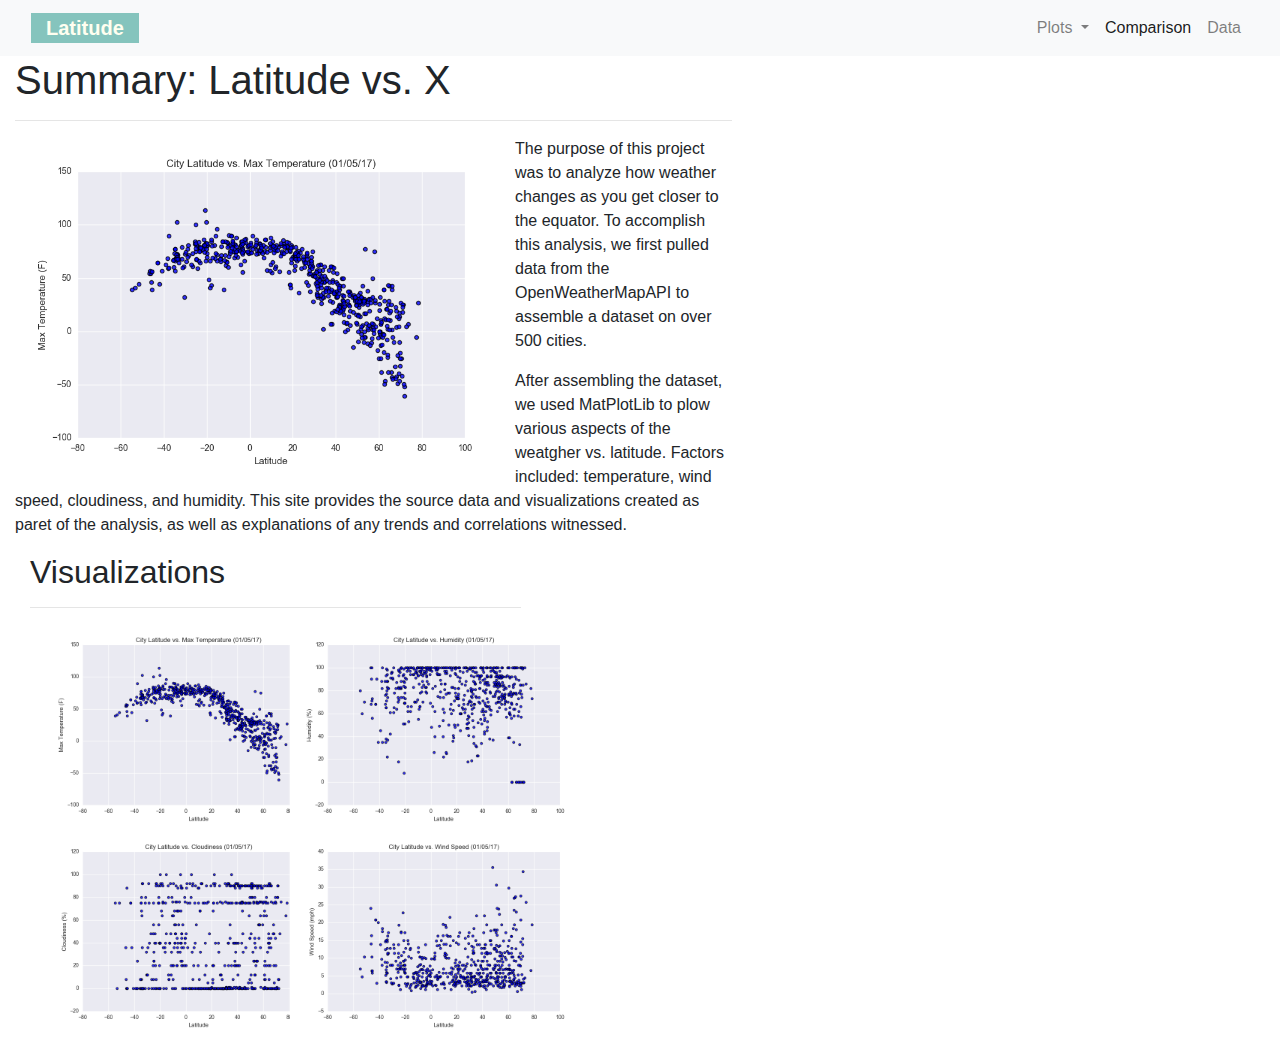
<file: index.html>
<!DOCTYPE html>
<html lang="en">
  <head>
      <meta charset="UTF-8">
      <link rel="stylesheet" href="https://stackpath.bootstrapcdn.com/bootstrap/4.3.1/css/bootstrap.min.css" integrity="sha384-ggOyR0iXCbMQv3Xipma34MD+dH/1fQ784/j6cY/iJTQUOhcWr7x9JvoRxT2MZw1T" crossorigin="anonymous">
      <link rel="stylesheet" href="Resources/style.css">
      <title>Weather Analysis</title>
    </head>
<body>

  <script src="https://code.jquery.com/jquery-3.3.1.slim.min.js" integrity="sha384-q8i/X+965DzO0rT7abK41JStQIAqVgRVzpbzo5smXKp4YfRvH+8abtTE1Pi6jizo" crossorigin="anonymous"></script>
  <script src="https://cdnjs.cloudflare.com/ajax/libs/popper.js/1.14.7/umd/popper.min.js" integrity="sha384-UO2eT0CpHqdSJQ6hJty5KVphtPhzWj9WO1clHTMGa3JDZwrnQq4sF86dIHNDz0W1" crossorigin="anonymous"></script>
  <script src="https://stackpath.bootstrapcdn.com/bootstrap/4.3.1/js/bootstrap.min.js" integrity="sha384-JjSmVgyd0p3pXB1rRibZUAYoIIy6OrQ6VrjIEaFf/nJGzIxFDsf4x0xIM+B07jRM" crossorigin="anonymous"></script>
 

 
  <nav class="navbar navbar-expand-lg navbar-light bg-light">
    <div class="container-fluid" id="navigation">
      <a class="navbar-brand" id="Latitude" href="#">Latitude</a>
      <button class="navbar-toggler" type="button" data-toggle="collapse" data-target="#navbarNavDropdown" aria-controls="navbarNavDropdown" aria-expanded="false" aria-label="Toggle navigation">
        <span class="navbar-toggler-icon"></span>
      </button>
      <div class="collapse navbar-collapse" id="navbarNavDropdown">
        <ul class="navbar-nav ml-auto">
          <li class="nav-item dropdown">
            <a class="nav-link dropdown-toggle" href="#" id="navbarDropdownMenuLink" role="button" data-toggle="dropdown" aria-haspopup="True" aria-expanded="false">
              Plots
            </a>
            <ul class="dropdown-menu" aria-labelledby="navbarDropdownMenuLink">
              <li><a class="dropdown-item" href="Resources/temp.html">Temperature</a></li>
              <li><a class="dropdown-item" href="Resources/humidity.html">Humidity</a></li>
              <li><a class="dropdown-item" href="Resources/cloudiness.html">Cloudiness</a></li>
              <li><a class="dropdown-item" href="Resources/wind.html">Wind Speed</a></li>
            </ul>
          </li>
          <li class="nav-item">
            <a class="nav-link active" aria-current="page" href="Resources/comparison.html">Comparison</a>
          </li>
          <li class="nav-item">
            <a class="nav-link" href="Resources/data.html">Data</a>
          </li>
        </ul>
      </div>
    </div>
  </nav>  


  <div class="container-fluid">
    <div class="row">
      <div class="col-lg-7 col-md-12">
        <h1>Summary: Latitude vs. X</h1>
        <hr>
        <img src="Resources/Lat_Temp.png" alt="Latitude vs. Temperature" class="float-left" id="home_img" width="500">
        <p>The purpose of this project was to analyze how weather changes as you get closer to the equator. To accomplish
          this analysis, we first pulled data from the OpenWeatherMapAPI to assemble a dataset on over 500 cities.
        </p>
        <p>After assembling the dataset, we used MatPlotLib to plow various aspects of the weatgher vs. latitude.
          Factors included: temperature, wind speed, cloudiness, and humidity. This site provides the source data and 
          visualizations created as paret of the analysis, as well as explanations of any trends and correlations witnessed.
        </p>
      </div>
    </div>


    <div class="col-lg-5 col-md-12">
      <div class="box">
        <h2>Visualizations</h2>
        <hr>
        <div class="container-fluid">
          <div class="row">
            <div class="col-6">
              <a href="Resources/temp.html"><img src="Resources/Lat_Temp.png" alt="Latitude vs. Temperature" width="300" id="visualization"></a>
            </div>
            <div class="col-6">
              <a href="Resources/humidity.html"><img src="Resources/Lat_Humidity.png" alt="Latitude vs. Temperature" width="300" id="visualization"></a>
            </div>
          </div>

          <div class="row">
            <div class="col-6">
              <a href="Resources/cloudiness.html"><img src="Resources/Lat_Cloudiness.png" alt="Latitude vs. Temperature" width="300" id="visualization"></a>
            </div>
            <div class="col-6">
              <a href="Resources/wind.html"><img src="Resources/Lat_Wind.png" alt="Latitude vs. Temperature" width="300" id="visualization"></a>
            </div>
          </div>
        </div>
      </div>
    </div>
  </div>

</body>
</html>
</file>
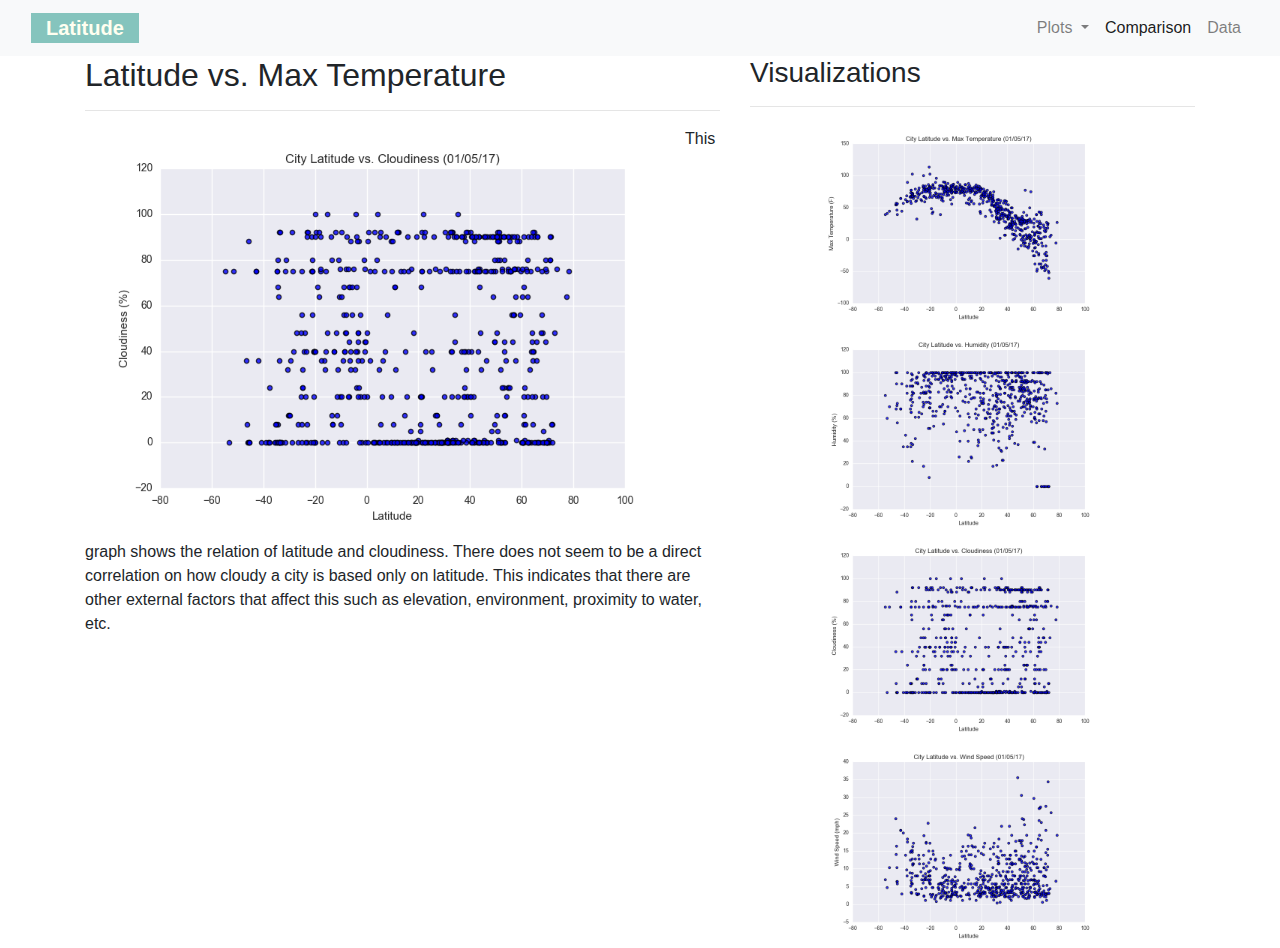
<file: Resources/cloudiness.html>
<!DOCTYPE html>
<html lang="en">
  <head>
      <meta charset="UTF-8">
      <link rel="stylesheet" href="https://stackpath.bootstrapcdn.com/bootstrap/4.3.1/css/bootstrap.min.css" integrity="sha384-ggOyR0iXCbMQv3Xipma34MD+dH/1fQ784/j6cY/iJTQUOhcWr7x9JvoRxT2MZw1T" crossorigin="anonymous">
      <link rel="stylesheet" href="style.css">
      <title>Weather Analysis</title>
    </head>
<body>

  <script src="https://code.jquery.com/jquery-3.3.1.slim.min.js" integrity="sha384-q8i/X+965DzO0rT7abK41JStQIAqVgRVzpbzo5smXKp4YfRvH+8abtTE1Pi6jizo" crossorigin="anonymous"></script>
  <script src="https://cdnjs.cloudflare.com/ajax/libs/popper.js/1.14.7/umd/popper.min.js" integrity="sha384-UO2eT0CpHqdSJQ6hJty5KVphtPhzWj9WO1clHTMGa3JDZwrnQq4sF86dIHNDz0W1" crossorigin="anonymous"></script>
  <script src="https://stackpath.bootstrapcdn.com/bootstrap/4.3.1/js/bootstrap.min.js" integrity="sha384-JjSmVgyd0p3pXB1rRibZUAYoIIy6OrQ6VrjIEaFf/nJGzIxFDsf4x0xIM+B07jRM" crossorigin="anonymous"></script>
 
  <nav class="navbar navbar-expand-lg navbar-light bg-light">
    <div class="container-fluid" id="navigation"> 
      <a class="navbar-brand" href="../index.html" id="Latitude">Latitude</a>
      <button class="navbar-toggler" type="button" data-toggle="collapse" data-target="#navbarNavDropdown" aria-controls="navbarNavDropdown" aria-expanded="false" aria-label="Toggle navigation">
        <span class="navbar-toggler-icon"></span>
      </button>
      <div class="collapse navbar-collapse" id="navbarNavDropdown">
        <ul class="navbar-nav ml-auto">
          <li class="nav-item dropdown">
            <a class="nav-link dropdown-toggle" href="#" id="navbarDropdownMenuLink" role="button" data-toggle="dropdown" aria-haspopup="True" aria-expanded="false">
              Plots
            </a>
            <ul class="dropdown-menu" aria-labelledby="navbarDropdownMenuLink">
              <li><a class="dropdown-item" href="temp.html">Temperature</a></li>
              <li><a class="dropdown-item" href="humidity.html">Humidity</a></li>
              <li><a class="dropdown-item" href="cloudiness.html">Cloudiness</a></li>
              <li><a class="dropdown-item" href="wind.html">Wind Speed</a></li>
            </ul>
          </li>
          <li class="nav-item">
            <a class="nav-link active" aria-current="page" href="comparison.html">Comparison</a>
          </li>
          <li class="nav-item">
            <a class="nav-link" href="data.html">Data</a>
          </li>
        </ul>
      </div>
    </div>
  </nav>  

  <div class="container">
      <div class="row">
          <div class="col-lg-7 col-md-12">
              <h2>Latitude vs. Max Temperature</h2>
              <hr>
              <img src="Lat_Cloudiness.png" alt="Latitude vs. Cloudiness" class="float-left" id="humidity_img" width="600">
              <p>This graph shows the relation of latitude and cloudiness. There does not seem to be a direct correlation on how cloudy a city is
                based only on latitude. This indicates that there are other external factors that affect this such as elevation, environment, proximity to water, etc.</p>              
          </div>
          <div class="col-lg-5 col-md-12">
              <h3>Visualizations</h3>
              <hr>
              <div class="container">
                  <div class="row" style="padding-left: 50px;">
                    <div class="col-6 col-md-12">
                        <a href="temp.html"><img src="Lat_Temp.png" alt="Latitude vs. Temperature" id="visualization" width="300"></a>
                    </div>
                    <div class="col-6 col-md-12">
                        <a href="humidity.html"><img src="Lat_Humidity.png" alt="Latitude vs. Humidity" id="visualization" width="300"></a>
                    </div>
                    
                    <div class="col-6 col-md-12">
                        <a href="cloudiness.html"><img src="Lat_Cloudiness.png" alt="Latitude vs. Cloudiness" id="visualization" width="300"></a>
                    </div>
                    <div class="col-6 col-md-12">
                        <a href="wind.html"><img src="Lat_Wind.png" alt="Latitude vs. Wind Speed" id="visualization" width="300"></a>
                    </div>
                </div> 
              </div>
          </div>
      </div>
  </div>





  </body>



</html>
</file>
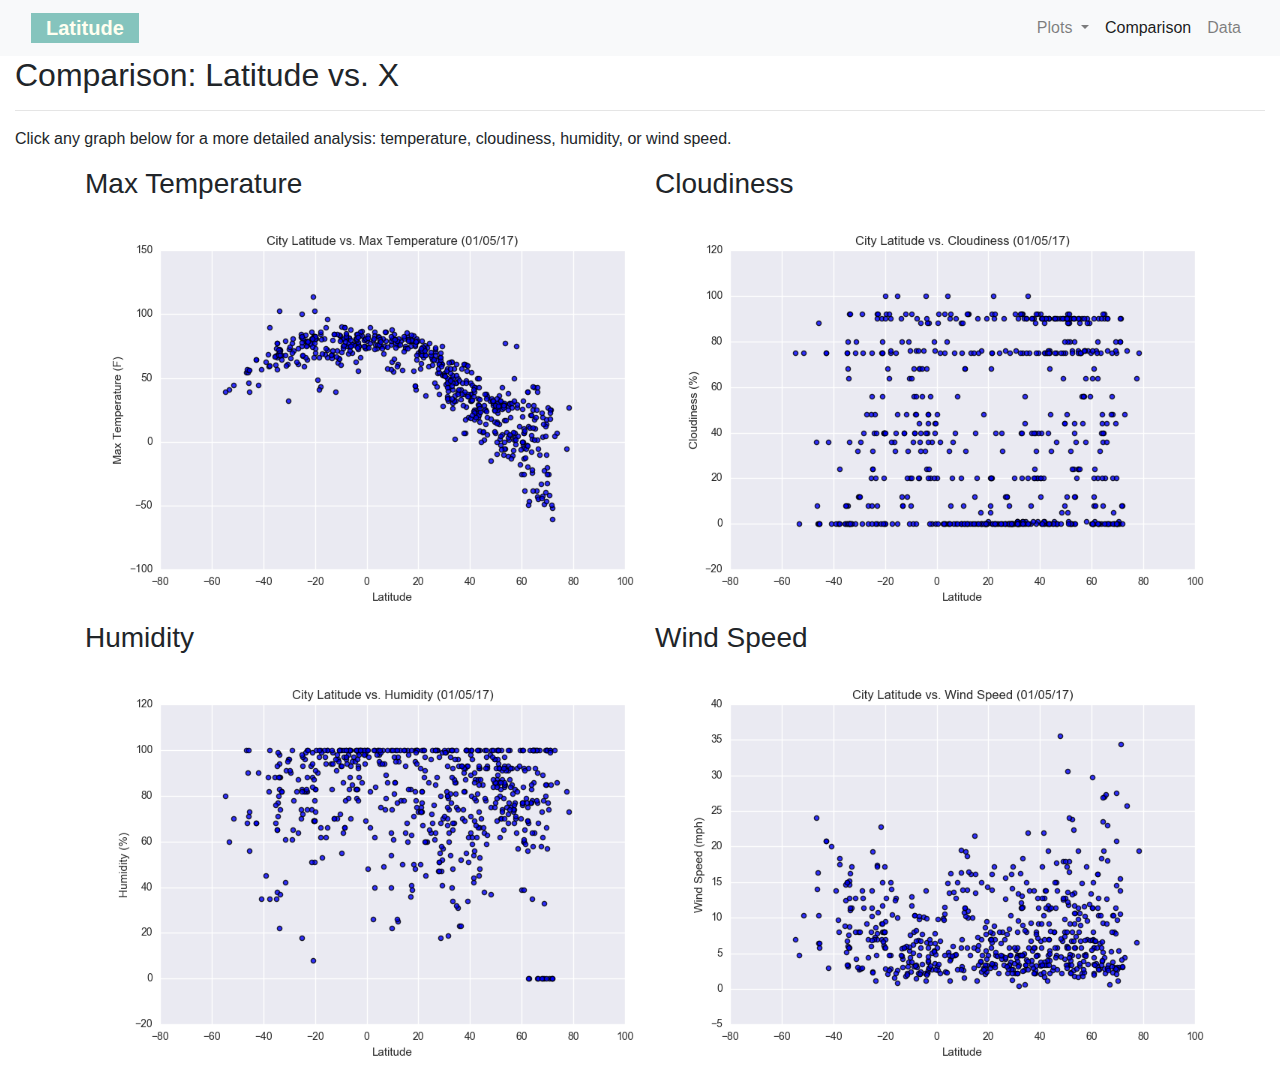
<file: Resources/comparison.html>
<!DOCTYPE html>
<html lang="en">
  <head>
      <meta charset="UTF-8">
      <link rel="stylesheet" href="https://stackpath.bootstrapcdn.com/bootstrap/4.3.1/css/bootstrap.min.css" integrity="sha384-ggOyR0iXCbMQv3Xipma34MD+dH/1fQ784/j6cY/iJTQUOhcWr7x9JvoRxT2MZw1T" crossorigin="anonymous">
      <link rel="stylesheet" href="style.css">
      <title>Weather Analysis</title>
    </head>
<body>

  <script src="https://code.jquery.com/jquery-3.3.1.slim.min.js" integrity="sha384-q8i/X+965DzO0rT7abK41JStQIAqVgRVzpbzo5smXKp4YfRvH+8abtTE1Pi6jizo" crossorigin="anonymous"></script>
  <script src="https://cdnjs.cloudflare.com/ajax/libs/popper.js/1.14.7/umd/popper.min.js" integrity="sha384-UO2eT0CpHqdSJQ6hJty5KVphtPhzWj9WO1clHTMGa3JDZwrnQq4sF86dIHNDz0W1" crossorigin="anonymous"></script>
  <script src="https://stackpath.bootstrapcdn.com/bootstrap/4.3.1/js/bootstrap.min.js" integrity="sha384-JjSmVgyd0p3pXB1rRibZUAYoIIy6OrQ6VrjIEaFf/nJGzIxFDsf4x0xIM+B07jRM" crossorigin="anonymous"></script>
 
  <nav class="navbar navbar-expand-lg navbar-light bg-light">
    <div class="container-fluid" id="navigation">
      <a class="navbar-brand" href="../index.html" id="Latitude">Latitude</a>
      <button class="navbar-toggler" type="button" data-toggle="collapse" data-target="#navbarNavDropdown" aria-controls="navbarNavDropdown" aria-expanded="false" aria-label="Toggle navigation">
        <span class="navbar-toggler-icon"></span>
      </button>
      <div class="collapse navbar-collapse" id="navbarNavDropdown">
        <ul class="navbar-nav ml-auto">
          <li class="nav-item dropdown">
            <a class="nav-link dropdown-toggle" href="#" id="navbarDropdownMenuLink" role="button" data-toggle="dropdown" aria-haspopup="True" aria-expanded="false">
              Plots
            </a>
            <ul class="dropdown-menu" aria-labelledby="navbarDropdownMenuLink">
              <li><a class="dropdown-item" href="temp.html">Temperature</a></li>
              <li><a class="dropdown-item" href="humidity.html">Humidity</a></li>
              <li><a class="dropdown-item" href="cloudiness.html">Cloudiness</a></li>
              <li><a class="dropdown-item" href="wind.html">Wind Speed</a></li>
            </ul>
          </li>
          <li class="nav-item">
            <a class="nav-link active" aria-current="page" href="comparison.html">Comparison</a>
          </li>
          <li class="nav-item">
            <a class="nav-link" href="data.html">Data</a>
          </li>
        </ul>
      </div>
    </div>
  </nav> 

  <div class="col-12">
    <div class="comparison-content">
        <h2>Comparison: Latitude vs. X</h2>
        <hr>
        <p>Click any graph below for a more detailed analysis: temperature, cloudiness, humidity, or wind speed.</p>
    </div>
    <div class="container">
        <div class="row">
            <div class="col-lg-6 col-sm-12">
                <h3>Max Temperature</h3>
                <a href="temp.html"><img src="Lat_Temp.png" alt="Latitude vs. Temperature" width="600"></a>
            </div>
            <div class="col-lg-6 col-sm-12">
                <h3>Cloudiness</h3>
                <a href="cloudiness.html"><img src="Lat_Cloudiness.png" alt="Latitude vs. Cloudiness" width="600"></a>
            </div>
            <div class="col-lg-6 col-sm-12">
                <h3>Humidity</h3>
                <a href="humidity.html"><img src="Lat_Humidity.png" alt="Latitude vs. Humidity" width="600"></a>
            </div>
            <div class="col-lg-6 col-sm-12">
                <h3>Wind Speed</h3>
                <a href="wind.html"><img src="Lat_Wind.png" alt="Latitude vs. Wind Speed" width="600"></a>
            </div>
        </div>
    </div>
  </div>

</body>


</html>
</file>
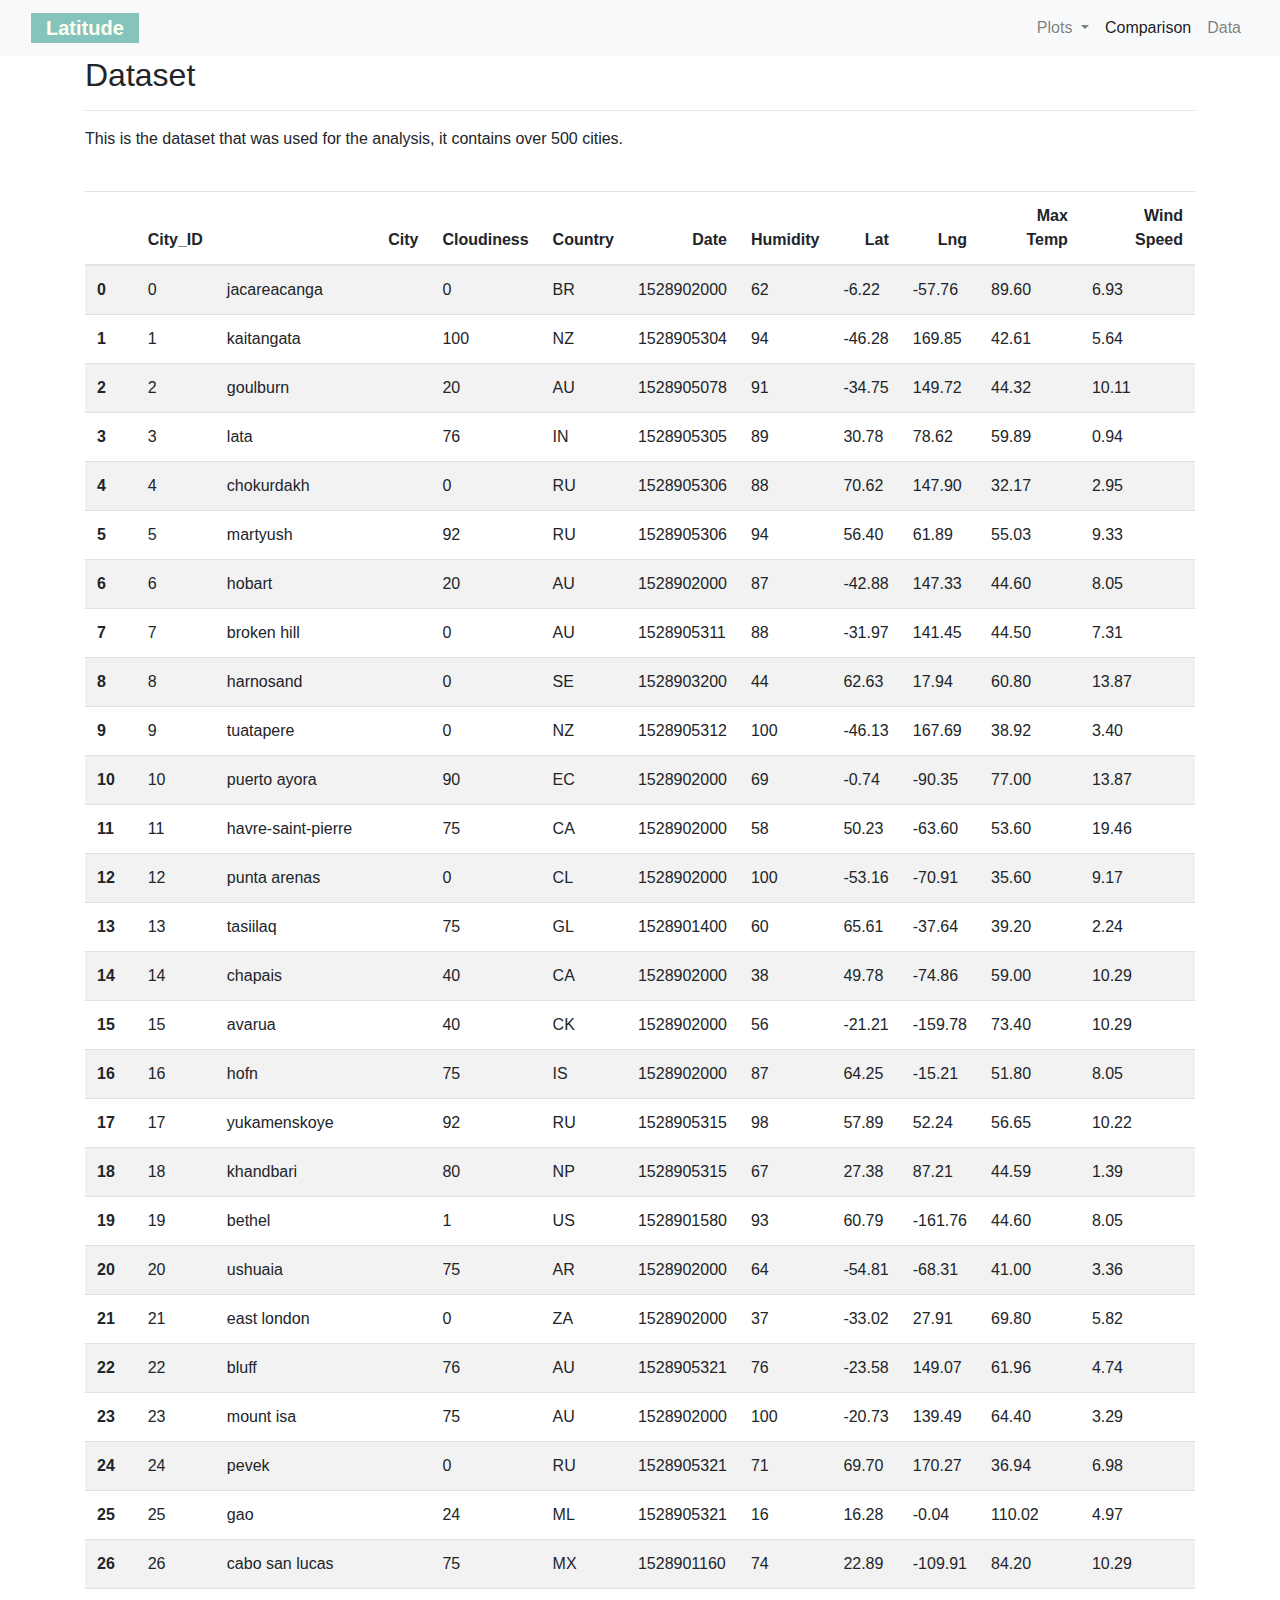
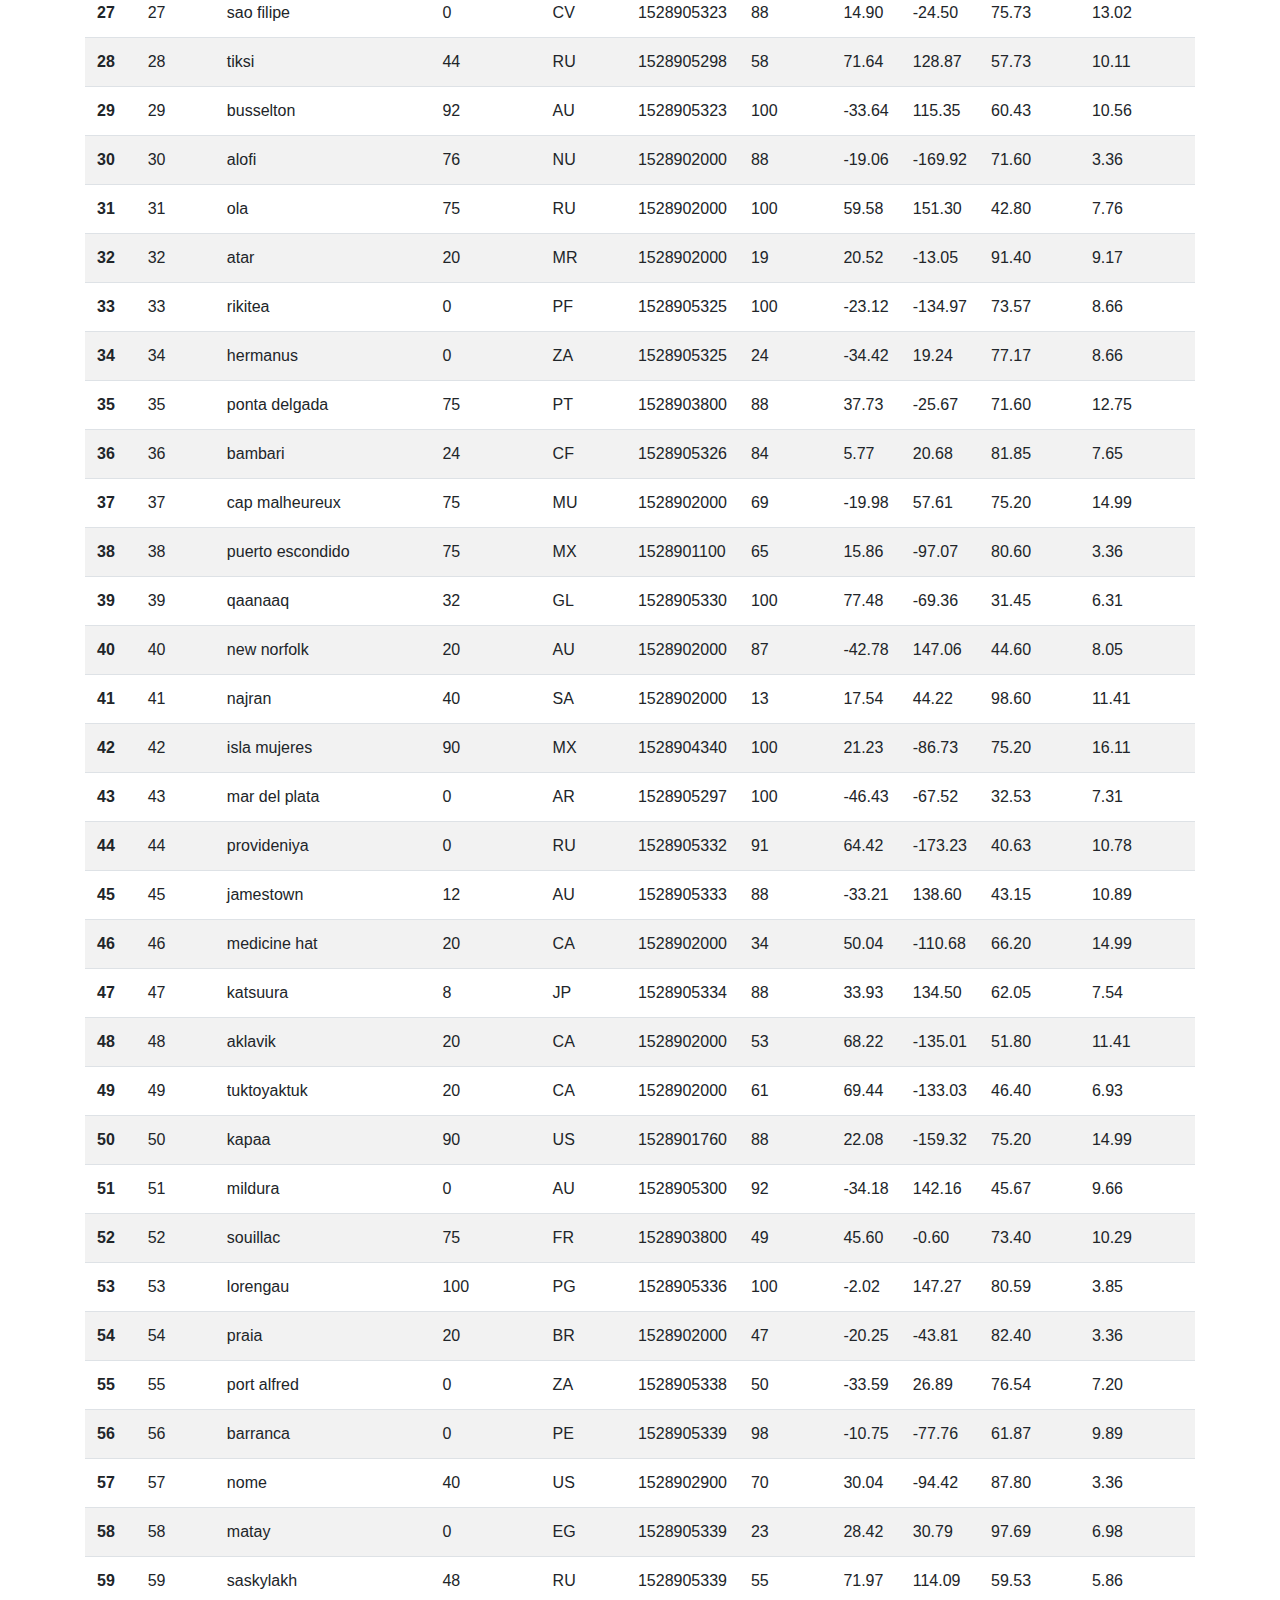
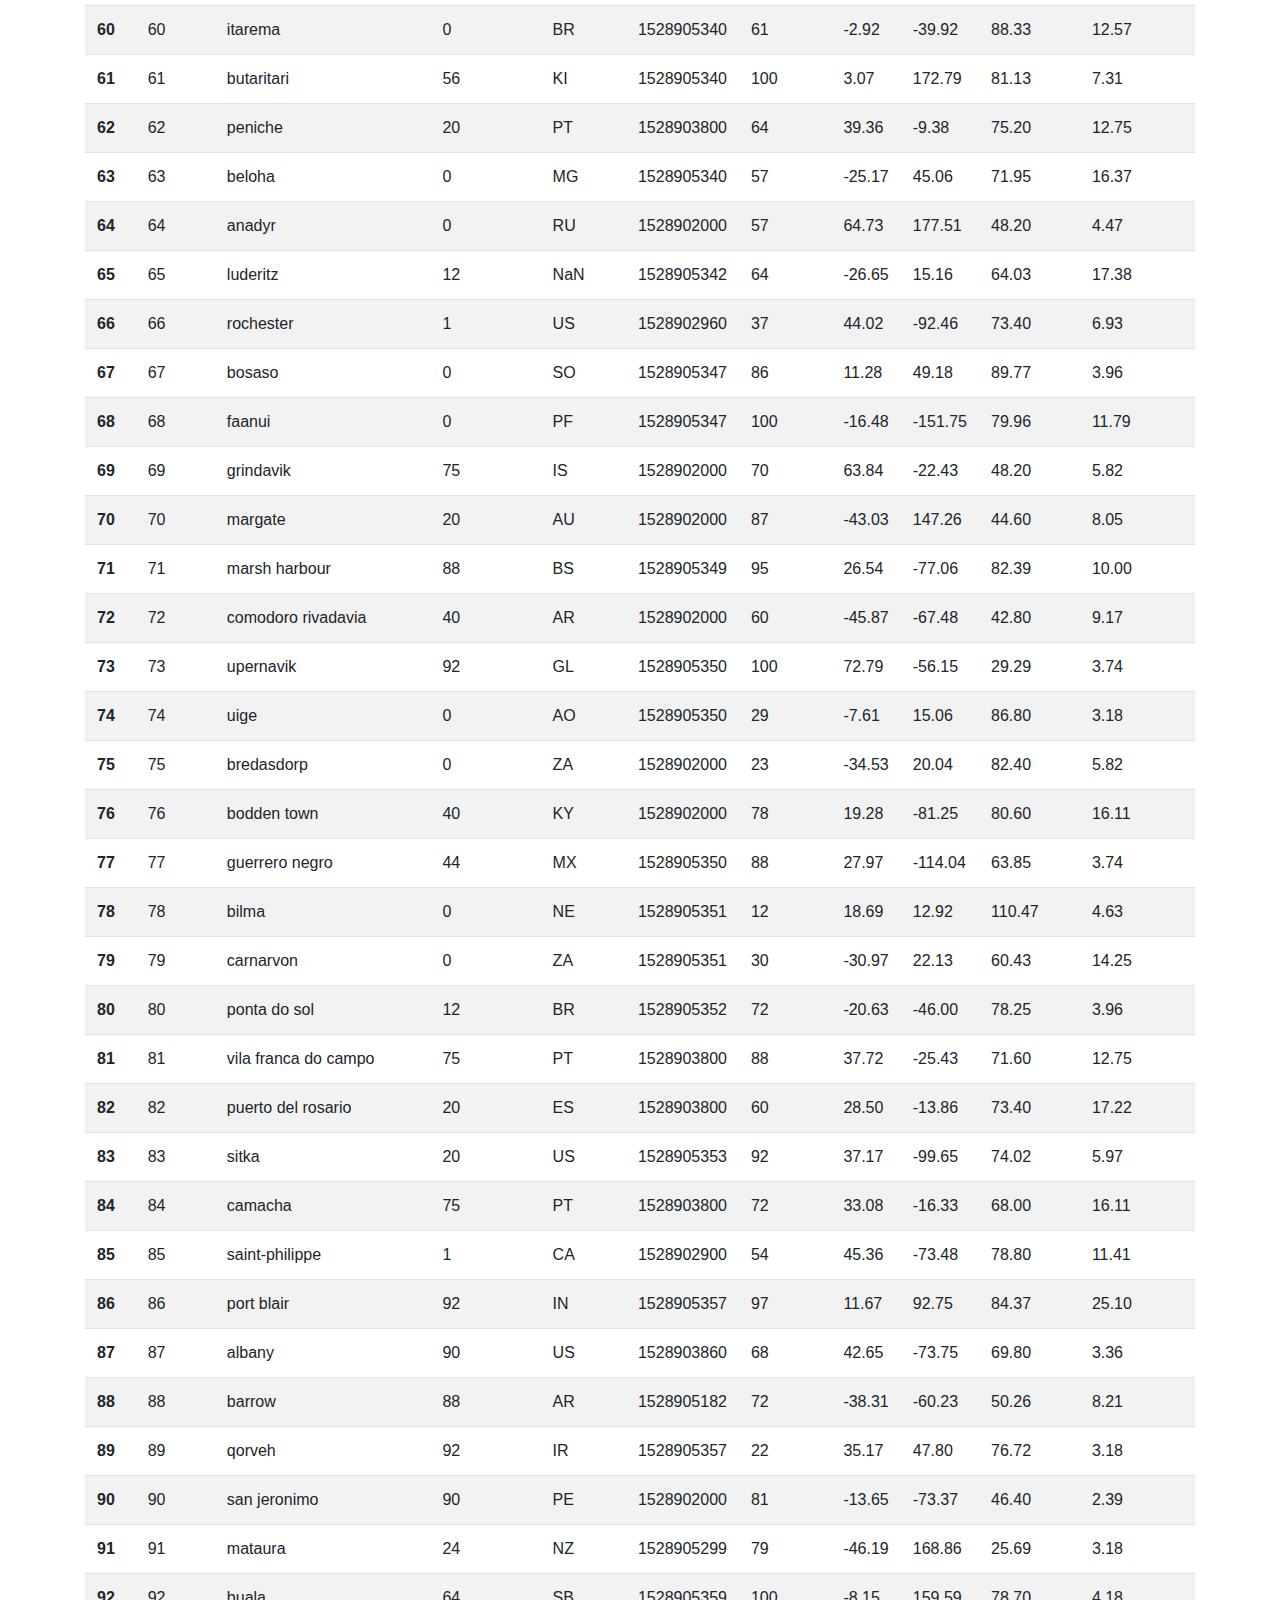
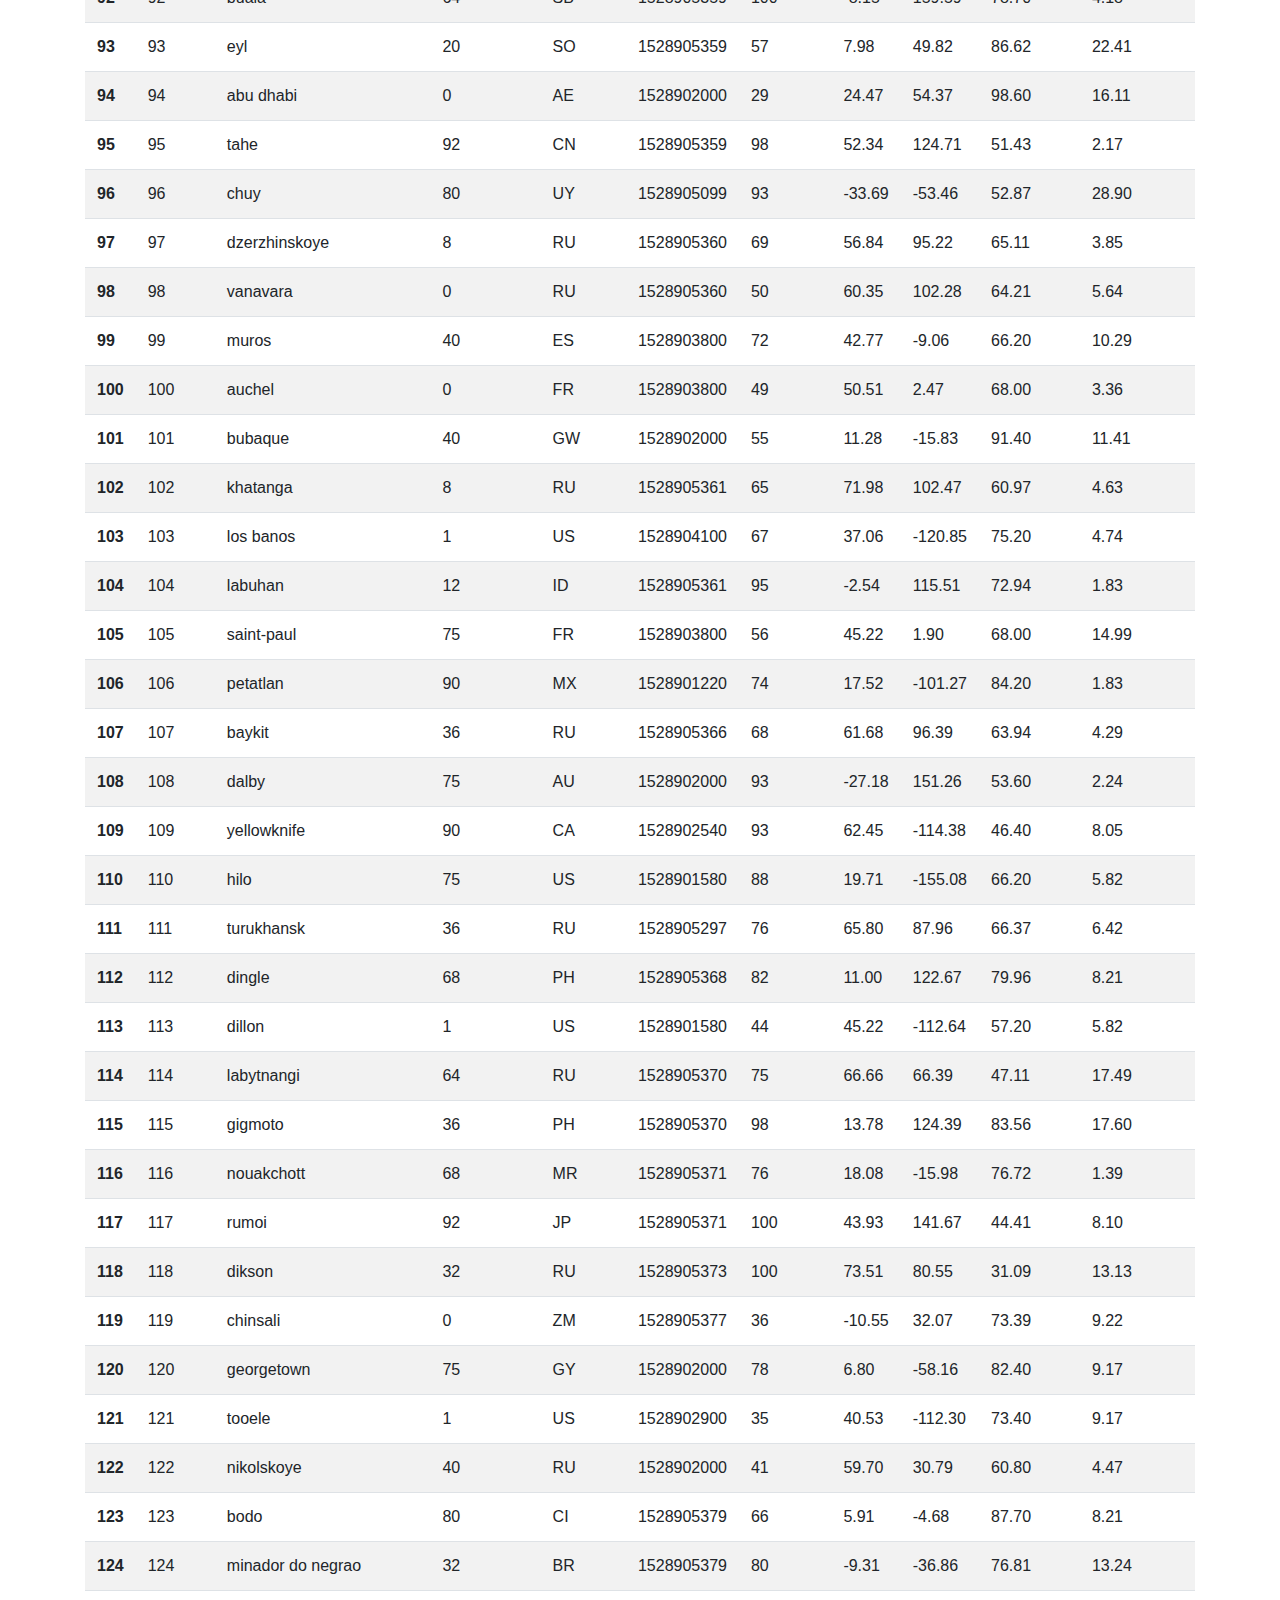
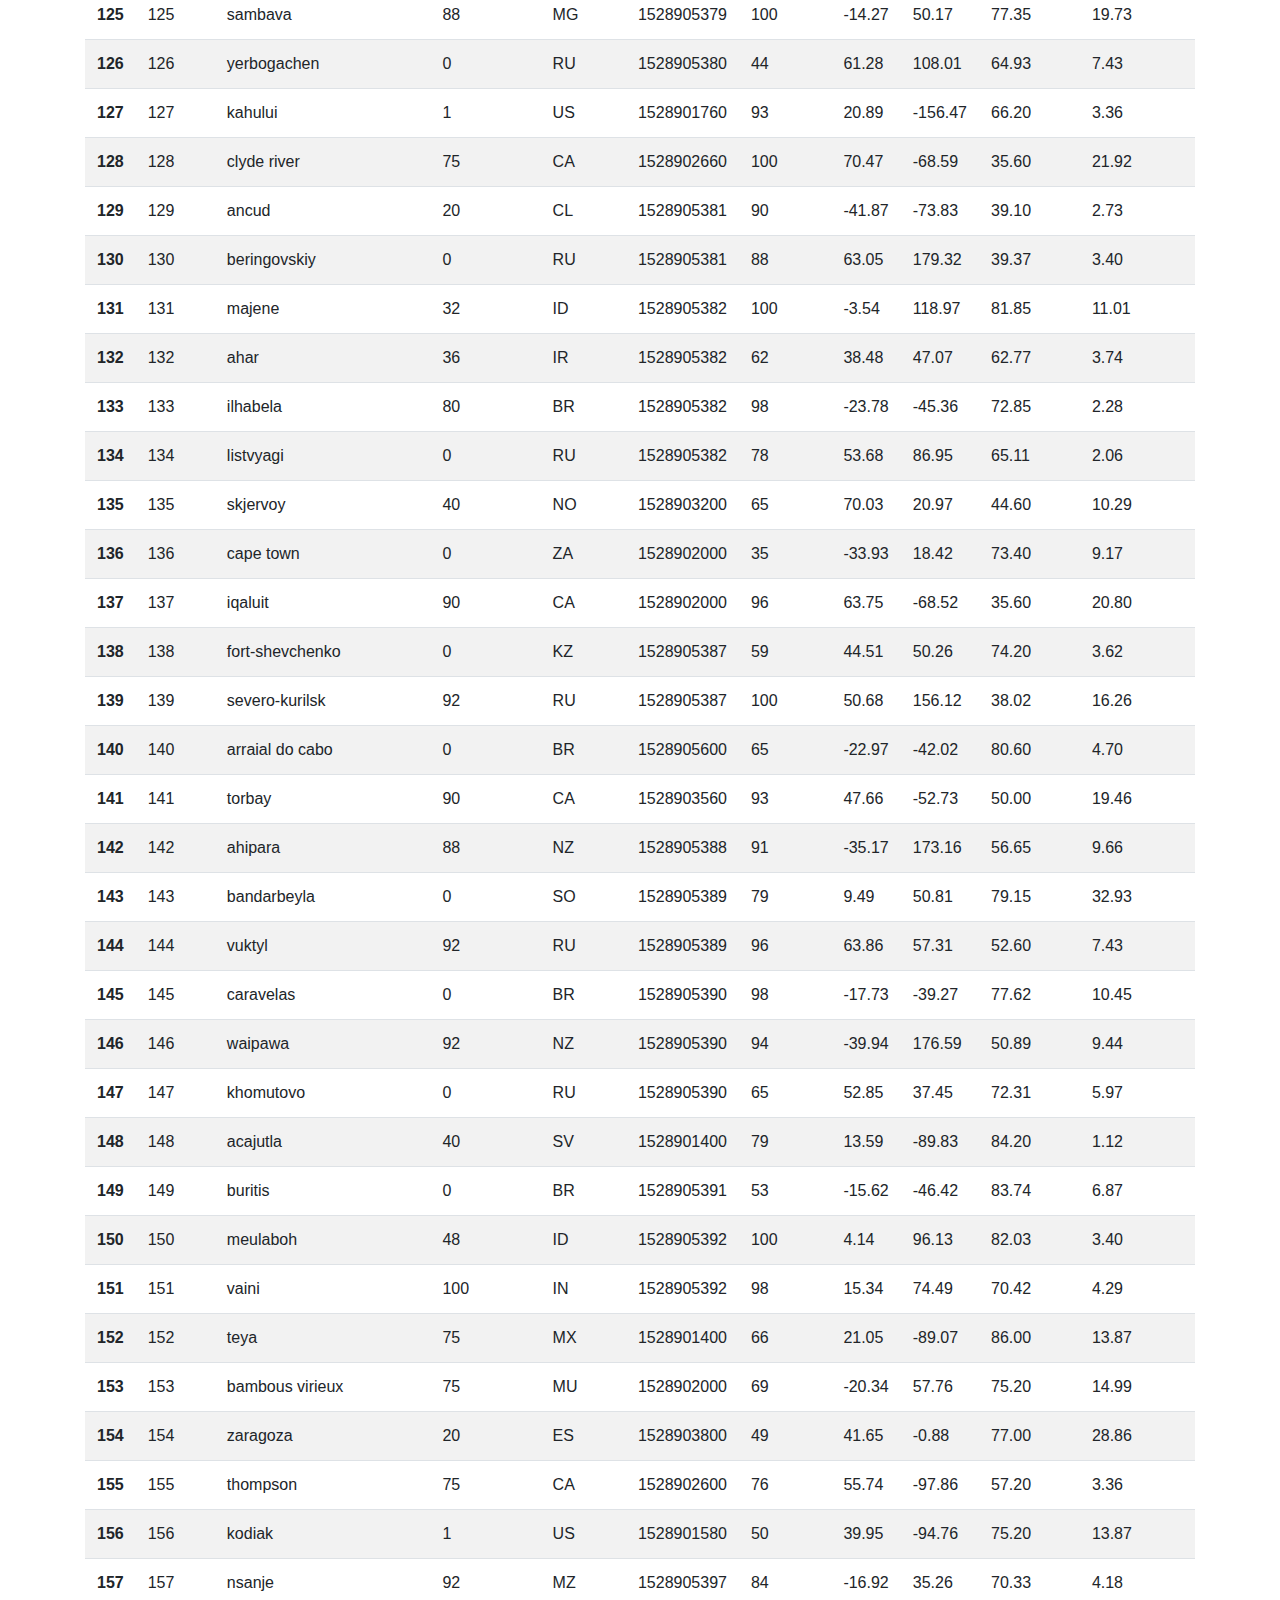
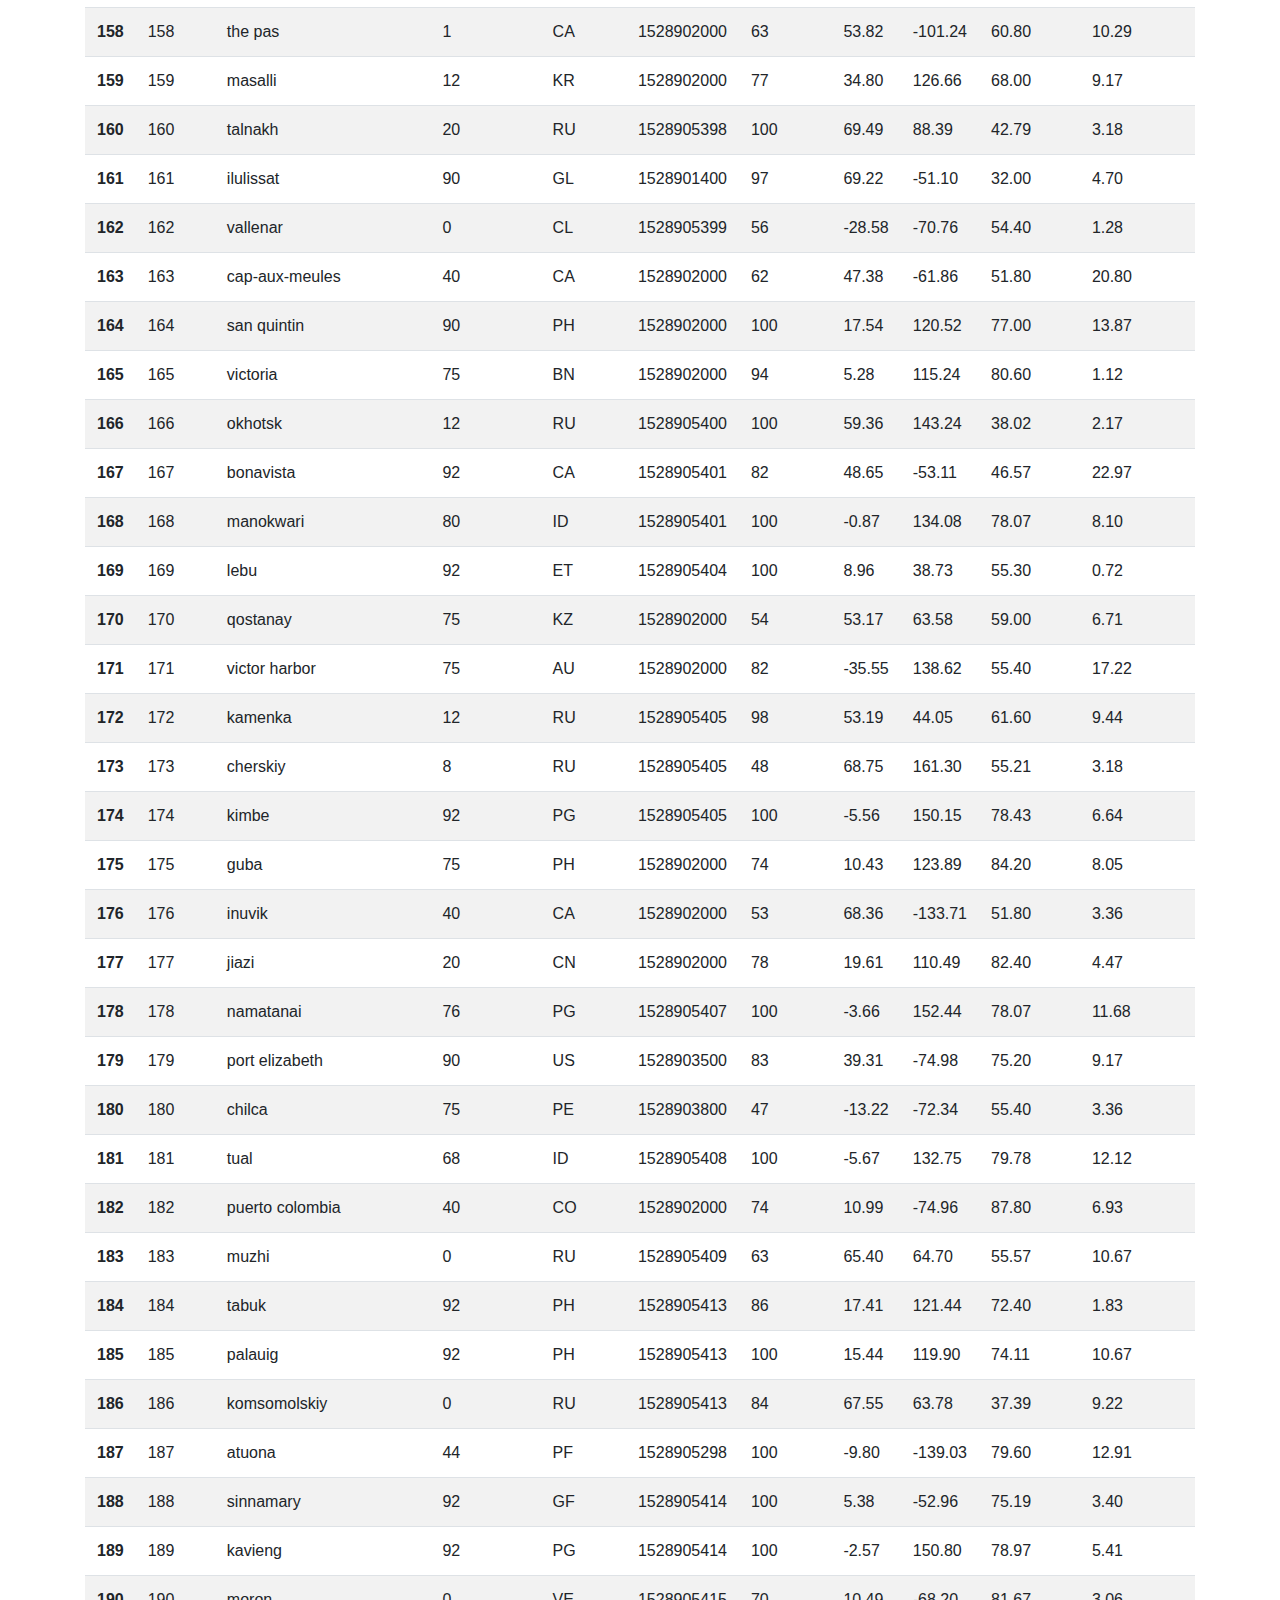
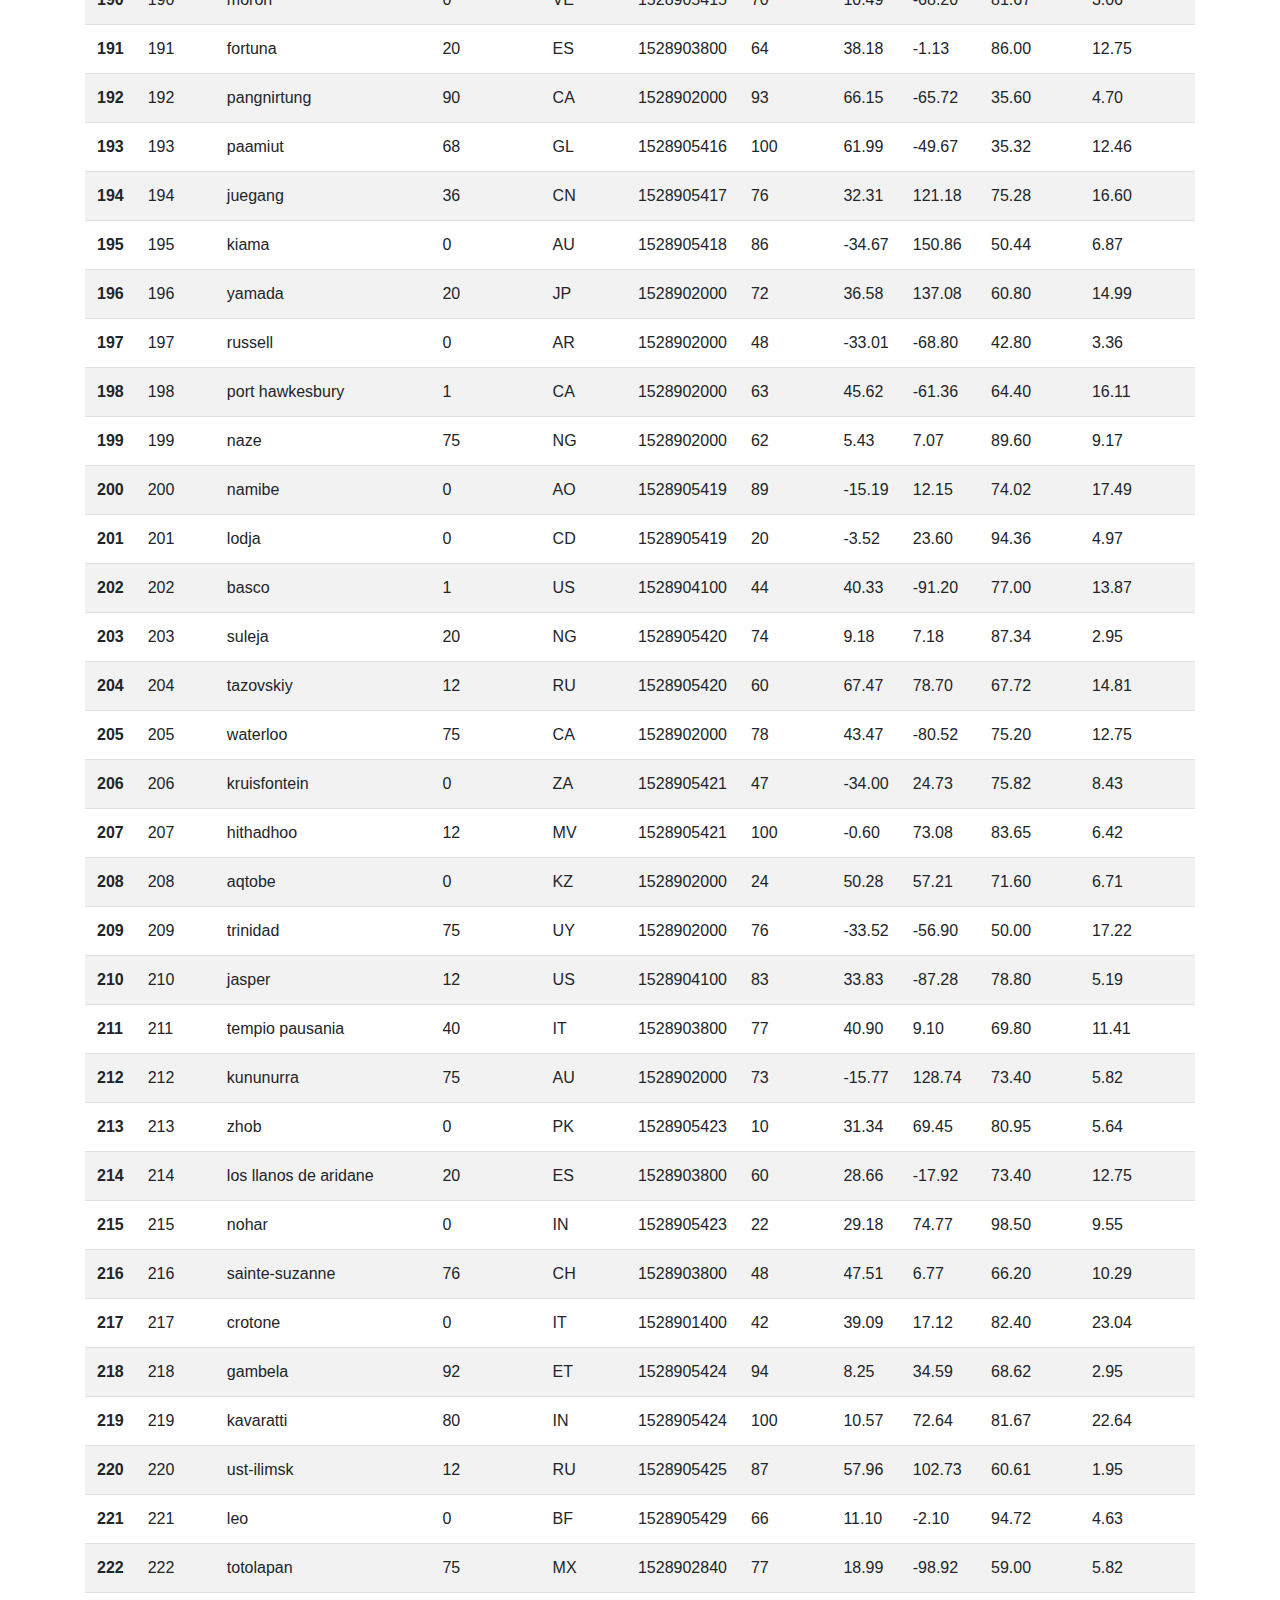
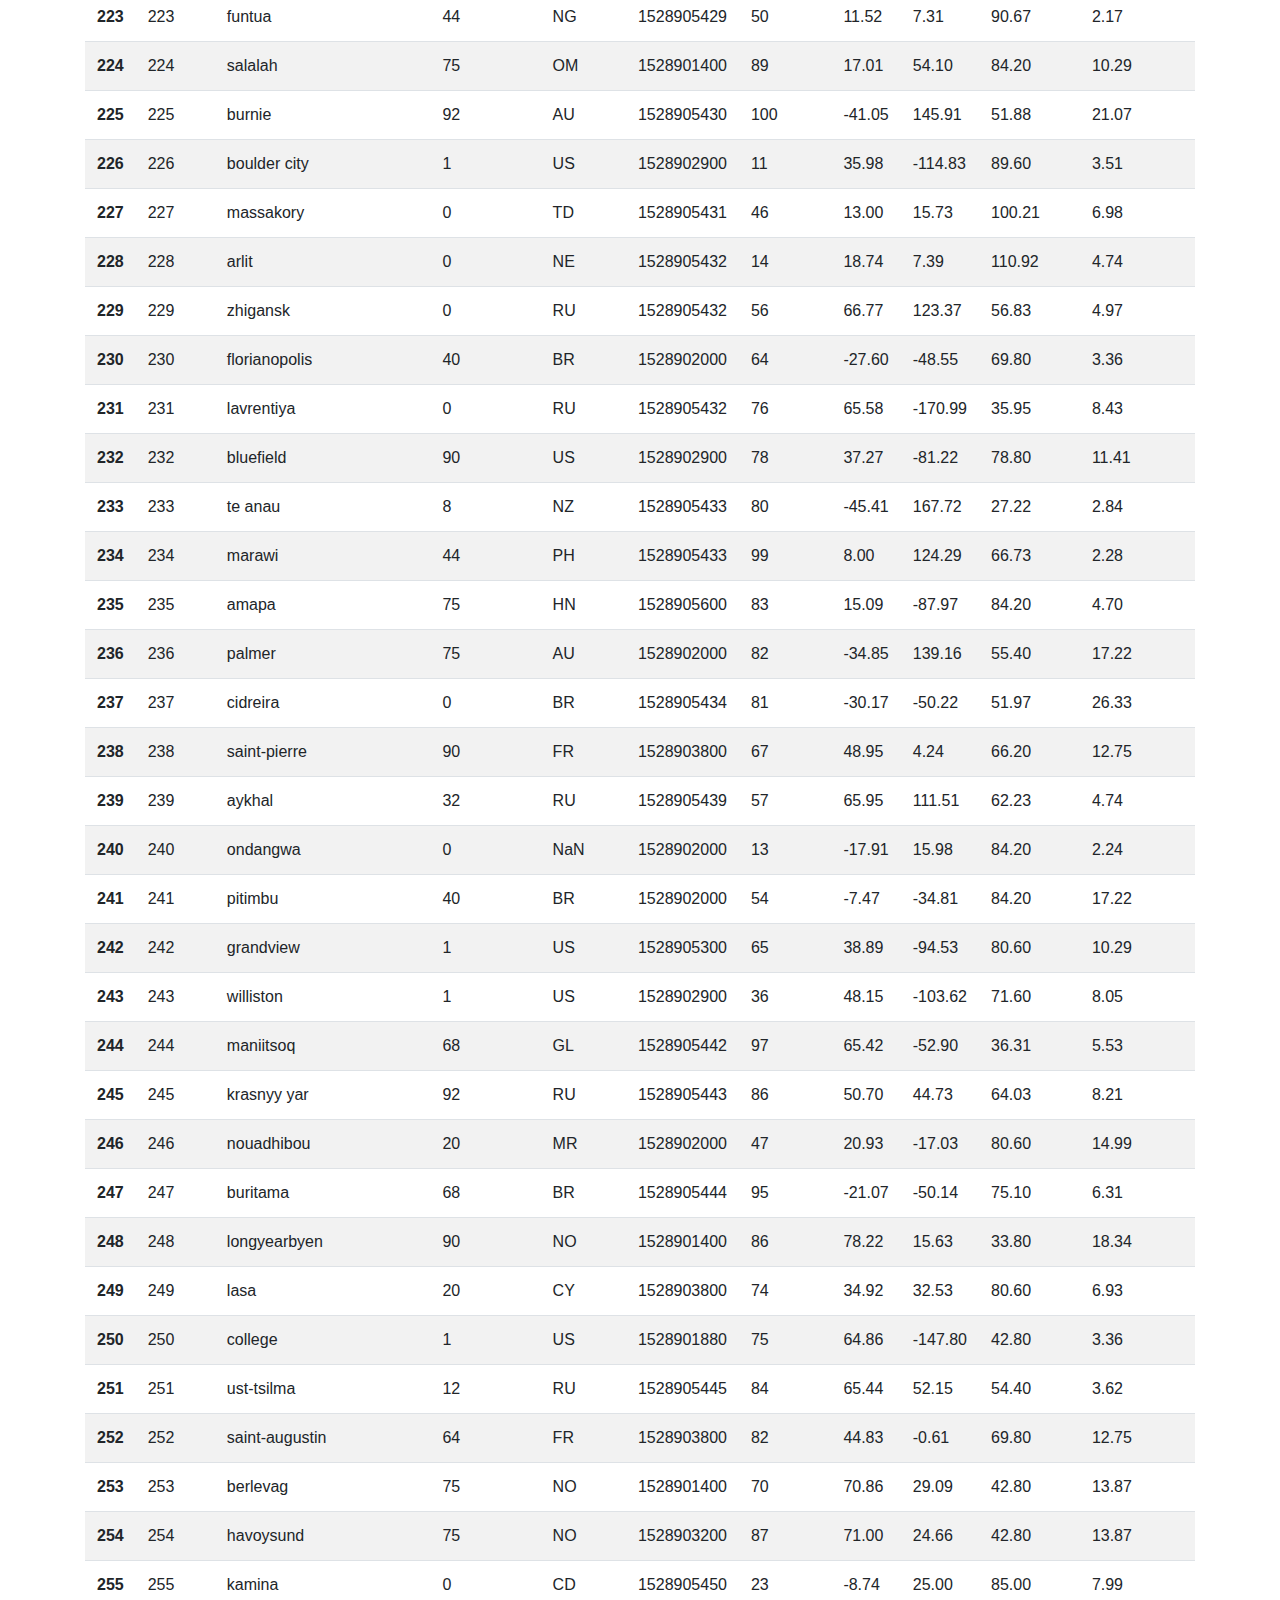
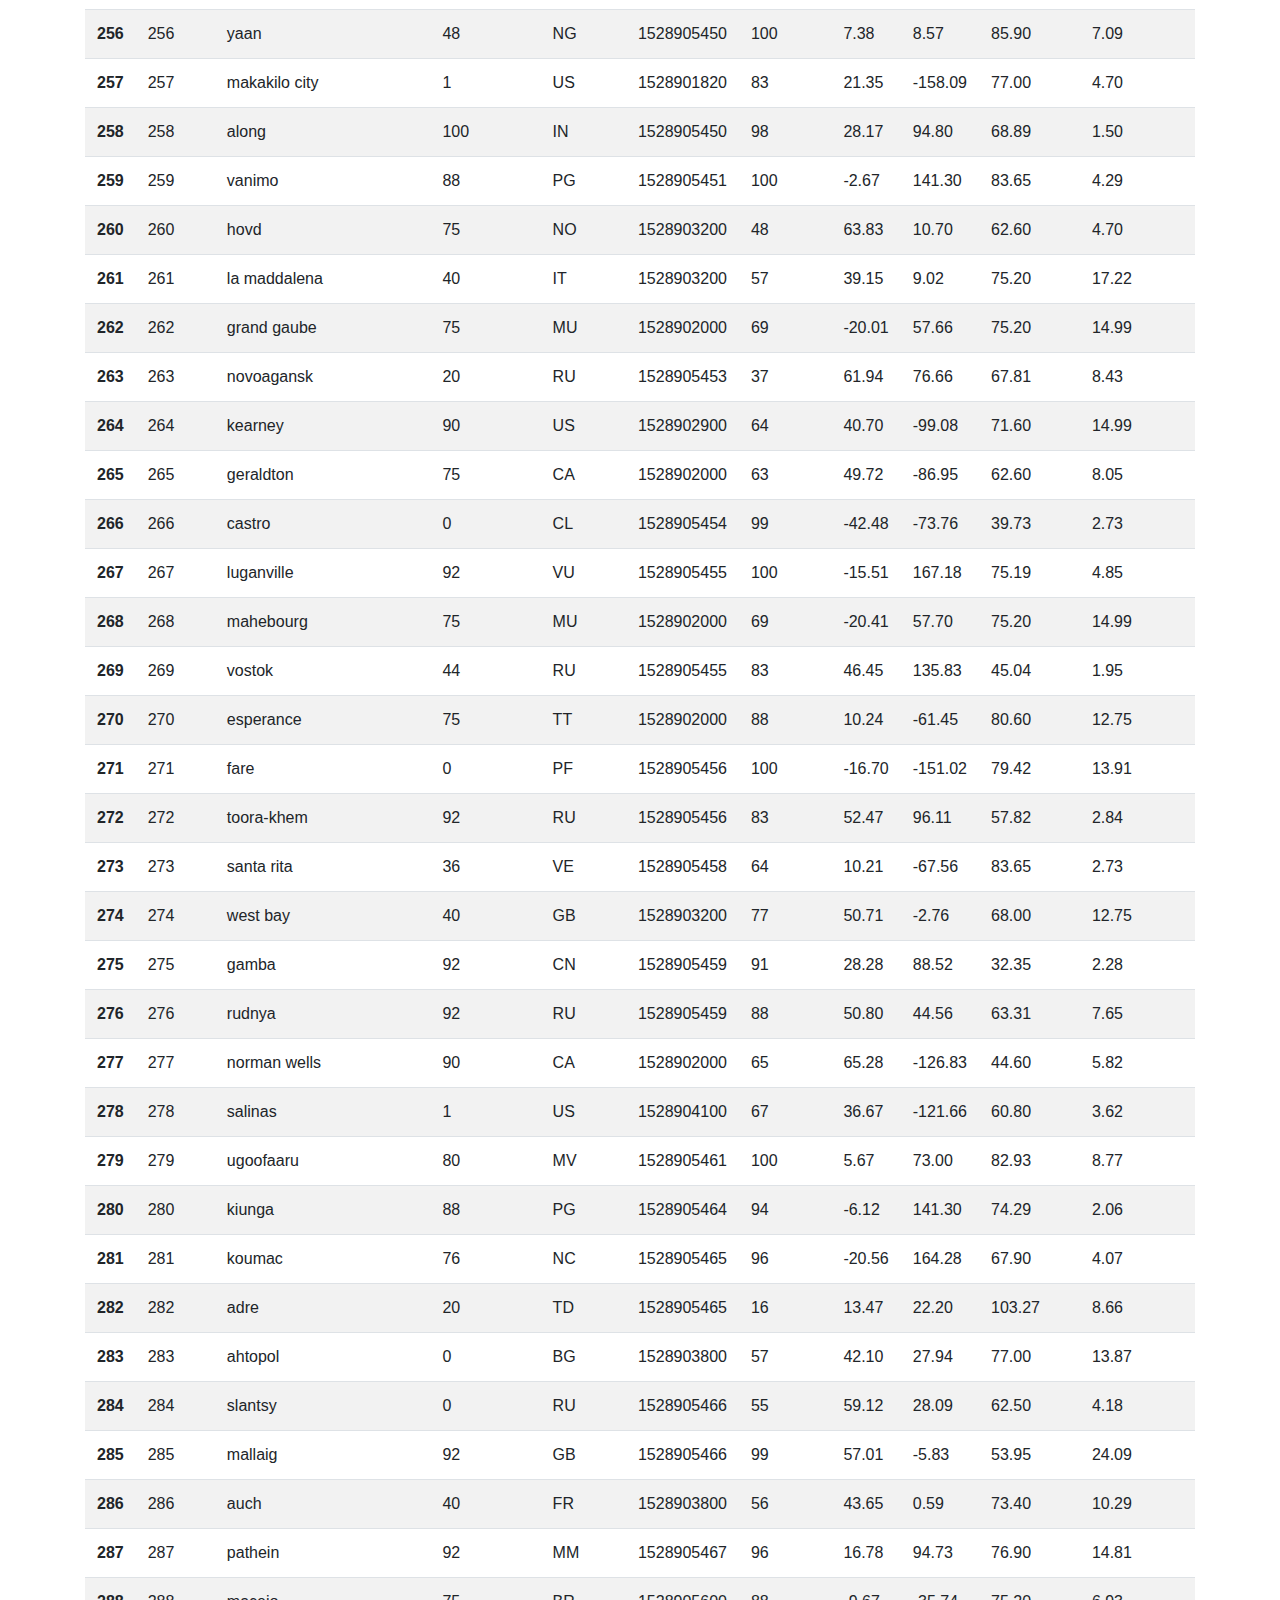
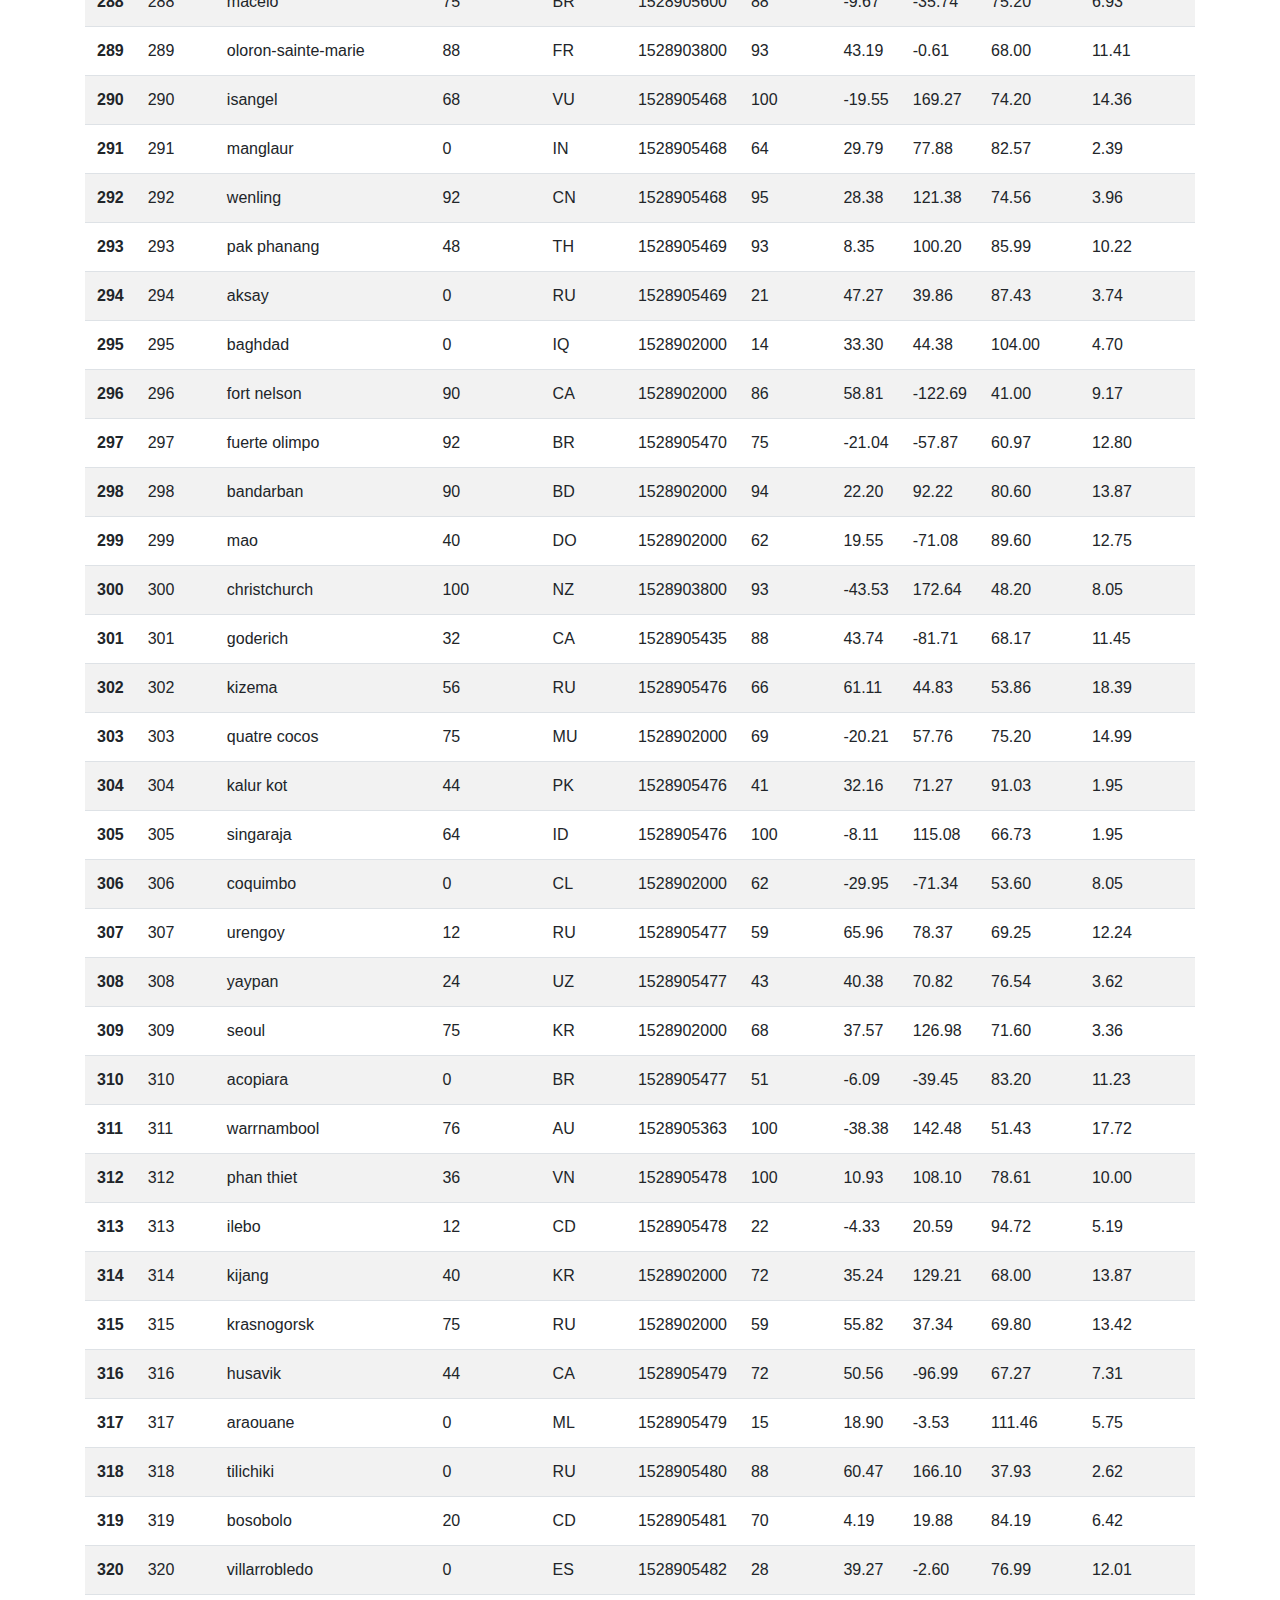
<file: Resources/data.html>
<!DOCTYPE html>
<html lang="en">
  <head>
      <meta charset="UTF-8">
      <link rel="stylesheet" href="https://stackpath.bootstrapcdn.com/bootstrap/4.3.1/css/bootstrap.min.css" integrity="sha384-ggOyR0iXCbMQv3Xipma34MD+dH/1fQ784/j6cY/iJTQUOhcWr7x9JvoRxT2MZw1T" crossorigin="anonymous">
      <link rel="stylesheet" href="style.css">
      <title>Weather Analysis</title>
    </head>
<body>

  <script src="https://code.jquery.com/jquery-3.3.1.slim.min.js" integrity="sha384-q8i/X+965DzO0rT7abK41JStQIAqVgRVzpbzo5smXKp4YfRvH+8abtTE1Pi6jizo" crossorigin="anonymous"></script>
  <script src="https://cdnjs.cloudflare.com/ajax/libs/popper.js/1.14.7/umd/popper.min.js" integrity="sha384-UO2eT0CpHqdSJQ6hJty5KVphtPhzWj9WO1clHTMGa3JDZwrnQq4sF86dIHNDz0W1" crossorigin="anonymous"></script>
  <script src="https://stackpath.bootstrapcdn.com/bootstrap/4.3.1/js/bootstrap.min.js" integrity="sha384-JjSmVgyd0p3pXB1rRibZUAYoIIy6OrQ6VrjIEaFf/nJGzIxFDsf4x0xIM+B07jRM" crossorigin="anonymous"></script>
 
  <nav class="navbar navbar-expand-lg navbar-light bg-light">
    <div class="container-fluid" id="navigation">
      <a class="navbar-brand" href="../index.html" id="Latitude">Latitude</a>
      <button class="navbar-toggler" type="button" data-toggle="collapse" data-target="#navbarNavDropdown" aria-controls="navbarNavDropdown" aria-expanded="false" aria-label="Toggle navigation">
        <span class="navbar-toggler-icon"></span>
      </button>
      <div class="collapse navbar-collapse" id="navbarNavDropdown">
        <ul class="navbar-nav ml-auto">
          <li class="nav-item dropdown">
            <a class="nav-link dropdown-toggle" href="#" id="navbarDropdownMenuLink" role="button" data-toggle="dropdown" aria-haspopup="True" aria-expanded="false">
              Plots
            </a>
            <ul class="dropdown-menu" aria-labelledby="navbarDropdownMenuLink">
              <li><a class="dropdown-item" href="temp.html">Temperature</a></li>
              <li><a class="dropdown-item" href="humidity.html">Humidity</a></li>
              <li><a class="dropdown-item" href="cloudiness.html">Cloudiness</a></li>
              <li><a class="dropdown-item" href="wind.html">Wind Speed</a></li>
            </ul>
          </li>
          <li class="nav-item">
            <a class="nav-link active" aria-current="page" href="comparison.html">Comparison</a>
          </li>
          <li class="nav-item">
            <a class="nav-link" href="data.html">Data</a>
          </li>
        </ul>
      </div>
    </div>
  </nav> 
  
  
  <div class="container">
      <div class="box">
          <h2>Dataset</h2>
          <hr>
          <p>This is the dataset that was used for the analysis, it contains over 500 cities.</p>
          <br>
          <div class="table-responsive" style="overflow-x: auto; overflow-y: auto;">
              <table class="table table-hover table table-striped">
                <thead>
                    <tr style="text-align: right;">
                      <th></th>
                      <th>City_ID</th>
                      <th>City</th>
                      <th>Cloudiness</th>
                      <th>Country</th>
                      <th>Date</th>
                      <th>Humidity</th>
                      <th>Lat</th>
                      <th>Lng</th>
                      <th>Max Temp</th>
                      <th>Wind Speed</th>
                    </tr>
                  </thead>
                  <tbody>
                    <tr>
                      <th>0</th>
                      <td>0</td>
                      <td>jacareacanga</td>
                      <td>0</td>
                      <td>BR</td>
                      <td>1528902000</td>
                      <td>62</td>
                      <td>-6.22</td>
                      <td>-57.76</td>
                      <td>89.60</td>
                      <td>6.93</td>
                    </tr>
                    <tr>
                      <th>1</th>
                      <td>1</td>
                      <td>kaitangata</td>
                      <td>100</td>
                      <td>NZ</td>
                      <td>1528905304</td>
                      <td>94</td>
                      <td>-46.28</td>
                      <td>169.85</td>
                      <td>42.61</td>
                      <td>5.64</td>
                    </tr>
                    <tr>
                      <th>2</th>
                      <td>2</td>
                      <td>goulburn</td>
                      <td>20</td>
                      <td>AU</td>
                      <td>1528905078</td>
                      <td>91</td>
                      <td>-34.75</td>
                      <td>149.72</td>
                      <td>44.32</td>
                      <td>10.11</td>
                    </tr>
                    <tr>
                      <th>3</th>
                      <td>3</td>
                      <td>lata</td>
                      <td>76</td>
                      <td>IN</td>
                      <td>1528905305</td>
                      <td>89</td>
                      <td>30.78</td>
                      <td>78.62</td>
                      <td>59.89</td>
                      <td>0.94</td>
                    </tr>
                    <tr>
                      <th>4</th>
                      <td>4</td>
                      <td>chokurdakh</td>
                      <td>0</td>
                      <td>RU</td>
                      <td>1528905306</td>
                      <td>88</td>
                      <td>70.62</td>
                      <td>147.90</td>
                      <td>32.17</td>
                      <td>2.95</td>
                    </tr>
                    <tr>
                      <th>5</th>
                      <td>5</td>
                      <td>martyush</td>
                      <td>92</td>
                      <td>RU</td>
                      <td>1528905306</td>
                      <td>94</td>
                      <td>56.40</td>
                      <td>61.89</td>
                      <td>55.03</td>
                      <td>9.33</td>
                    </tr>
                    <tr>
                      <th>6</th>
                      <td>6</td>
                      <td>hobart</td>
                      <td>20</td>
                      <td>AU</td>
                      <td>1528902000</td>
                      <td>87</td>
                      <td>-42.88</td>
                      <td>147.33</td>
                      <td>44.60</td>
                      <td>8.05</td>
                    </tr>
                    <tr>
                      <th>7</th>
                      <td>7</td>
                      <td>broken hill</td>
                      <td>0</td>
                      <td>AU</td>
                      <td>1528905311</td>
                      <td>88</td>
                      <td>-31.97</td>
                      <td>141.45</td>
                      <td>44.50</td>
                      <td>7.31</td>
                    </tr>
                    <tr>
                      <th>8</th>
                      <td>8</td>
                      <td>harnosand</td>
                      <td>0</td>
                      <td>SE</td>
                      <td>1528903200</td>
                      <td>44</td>
                      <td>62.63</td>
                      <td>17.94</td>
                      <td>60.80</td>
                      <td>13.87</td>
                    </tr>
                    <tr>
                      <th>9</th>
                      <td>9</td>
                      <td>tuatapere</td>
                      <td>0</td>
                      <td>NZ</td>
                      <td>1528905312</td>
                      <td>100</td>
                      <td>-46.13</td>
                      <td>167.69</td>
                      <td>38.92</td>
                      <td>3.40</td>
                    </tr>
                    <tr>
                      <th>10</th>
                      <td>10</td>
                      <td>puerto ayora</td>
                      <td>90</td>
                      <td>EC</td>
                      <td>1528902000</td>
                      <td>69</td>
                      <td>-0.74</td>
                      <td>-90.35</td>
                      <td>77.00</td>
                      <td>13.87</td>
                    </tr>
                    <tr>
                      <th>11</th>
                      <td>11</td>
                      <td>havre-saint-pierre</td>
                      <td>75</td>
                      <td>CA</td>
                      <td>1528902000</td>
                      <td>58</td>
                      <td>50.23</td>
                      <td>-63.60</td>
                      <td>53.60</td>
                      <td>19.46</td>
                    </tr>
                    <tr>
                      <th>12</th>
                      <td>12</td>
                      <td>punta arenas</td>
                      <td>0</td>
                      <td>CL</td>
                      <td>1528902000</td>
                      <td>100</td>
                      <td>-53.16</td>
                      <td>-70.91</td>
                      <td>35.60</td>
                      <td>9.17</td>
                    </tr>
                    <tr>
                      <th>13</th>
                      <td>13</td>
                      <td>tasiilaq</td>
                      <td>75</td>
                      <td>GL</td>
                      <td>1528901400</td>
                      <td>60</td>
                      <td>65.61</td>
                      <td>-37.64</td>
                      <td>39.20</td>
                      <td>2.24</td>
                    </tr>
                    <tr>
                      <th>14</th>
                      <td>14</td>
                      <td>chapais</td>
                      <td>40</td>
                      <td>CA</td>
                      <td>1528902000</td>
                      <td>38</td>
                      <td>49.78</td>
                      <td>-74.86</td>
                      <td>59.00</td>
                      <td>10.29</td>
                    </tr>
                    <tr>
                      <th>15</th>
                      <td>15</td>
                      <td>avarua</td>
                      <td>40</td>
                      <td>CK</td>
                      <td>1528902000</td>
                      <td>56</td>
                      <td>-21.21</td>
                      <td>-159.78</td>
                      <td>73.40</td>
                      <td>10.29</td>
                    </tr>
                    <tr>
                      <th>16</th>
                      <td>16</td>
                      <td>hofn</td>
                      <td>75</td>
                      <td>IS</td>
                      <td>1528902000</td>
                      <td>87</td>
                      <td>64.25</td>
                      <td>-15.21</td>
                      <td>51.80</td>
                      <td>8.05</td>
                    </tr>
                    <tr>
                      <th>17</th>
                      <td>17</td>
                      <td>yukamenskoye</td>
                      <td>92</td>
                      <td>RU</td>
                      <td>1528905315</td>
                      <td>98</td>
                      <td>57.89</td>
                      <td>52.24</td>
                      <td>56.65</td>
                      <td>10.22</td>
                    </tr>
                    <tr>
                      <th>18</th>
                      <td>18</td>
                      <td>khandbari</td>
                      <td>80</td>
                      <td>NP</td>
                      <td>1528905315</td>
                      <td>67</td>
                      <td>27.38</td>
                      <td>87.21</td>
                      <td>44.59</td>
                      <td>1.39</td>
                    </tr>
                    <tr>
                      <th>19</th>
                      <td>19</td>
                      <td>bethel</td>
                      <td>1</td>
                      <td>US</td>
                      <td>1528901580</td>
                      <td>93</td>
                      <td>60.79</td>
                      <td>-161.76</td>
                      <td>44.60</td>
                      <td>8.05</td>
                    </tr>
                    <tr>
                      <th>20</th>
                      <td>20</td>
                      <td>ushuaia</td>
                      <td>75</td>
                      <td>AR</td>
                      <td>1528902000</td>
                      <td>64</td>
                      <td>-54.81</td>
                      <td>-68.31</td>
                      <td>41.00</td>
                      <td>3.36</td>
                    </tr>
                    <tr>
                      <th>21</th>
                      <td>21</td>
                      <td>east london</td>
                      <td>0</td>
                      <td>ZA</td>
                      <td>1528902000</td>
                      <td>37</td>
                      <td>-33.02</td>
                      <td>27.91</td>
                      <td>69.80</td>
                      <td>5.82</td>
                    </tr>
                    <tr>
                      <th>22</th>
                      <td>22</td>
                      <td>bluff</td>
                      <td>76</td>
                      <td>AU</td>
                      <td>1528905321</td>
                      <td>76</td>
                      <td>-23.58</td>
                      <td>149.07</td>
                      <td>61.96</td>
                      <td>4.74</td>
                    </tr>
                    <tr>
                      <th>23</th>
                      <td>23</td>
                      <td>mount isa</td>
                      <td>75</td>
                      <td>AU</td>
                      <td>1528902000</td>
                      <td>100</td>
                      <td>-20.73</td>
                      <td>139.49</td>
                      <td>64.40</td>
                      <td>3.29</td>
                    </tr>
                    <tr>
                      <th>24</th>
                      <td>24</td>
                      <td>pevek</td>
                      <td>0</td>
                      <td>RU</td>
                      <td>1528905321</td>
                      <td>71</td>
                      <td>69.70</td>
                      <td>170.27</td>
                      <td>36.94</td>
                      <td>6.98</td>
                    </tr>
                    <tr>
                      <th>25</th>
                      <td>25</td>
                      <td>gao</td>
                      <td>24</td>
                      <td>ML</td>
                      <td>1528905321</td>
                      <td>16</td>
                      <td>16.28</td>
                      <td>-0.04</td>
                      <td>110.02</td>
                      <td>4.97</td>
                    </tr>
                    <tr>
                      <th>26</th>
                      <td>26</td>
                      <td>cabo san lucas</td>
                      <td>75</td>
                      <td>MX</td>
                      <td>1528901160</td>
                      <td>74</td>
                      <td>22.89</td>
                      <td>-109.91</td>
                      <td>84.20</td>
                      <td>10.29</td>
                    </tr>
                    <tr>
                      <th>27</th>
                      <td>27</td>
                      <td>sao filipe</td>
                      <td>0</td>
                      <td>CV</td>
                      <td>1528905323</td>
                      <td>88</td>
                      <td>14.90</td>
                      <td>-24.50</td>
                      <td>75.73</td>
                      <td>13.02</td>
                    </tr>
                    <tr>
                      <th>28</th>
                      <td>28</td>
                      <td>tiksi</td>
                      <td>44</td>
                      <td>RU</td>
                      <td>1528905298</td>
                      <td>58</td>
                      <td>71.64</td>
                      <td>128.87</td>
                      <td>57.73</td>
                      <td>10.11</td>
                    </tr>
                    <tr>
                      <th>29</th>
                      <td>29</td>
                      <td>busselton</td>
                      <td>92</td>
                      <td>AU</td>
                      <td>1528905323</td>
                      <td>100</td>
                      <td>-33.64</td>
                      <td>115.35</td>
                      <td>60.43</td>
                      <td>10.56</td>
                    </tr>
                    <tr>
                      <th>30</th>
                      <td>30</td>
                      <td>alofi</td>
                      <td>76</td>
                      <td>NU</td>
                      <td>1528902000</td>
                      <td>88</td>
                      <td>-19.06</td>
                      <td>-169.92</td>
                      <td>71.60</td>
                      <td>3.36</td>
                    </tr>
                    <tr>
                      <th>31</th>
                      <td>31</td>
                      <td>ola</td>
                      <td>75</td>
                      <td>RU</td>
                      <td>1528902000</td>
                      <td>100</td>
                      <td>59.58</td>
                      <td>151.30</td>
                      <td>42.80</td>
                      <td>7.76</td>
                    </tr>
                    <tr>
                      <th>32</th>
                      <td>32</td>
                      <td>atar</td>
                      <td>20</td>
                      <td>MR</td>
                      <td>1528902000</td>
                      <td>19</td>
                      <td>20.52</td>
                      <td>-13.05</td>
                      <td>91.40</td>
                      <td>9.17</td>
                    </tr>
                    <tr>
                      <th>33</th>
                      <td>33</td>
                      <td>rikitea</td>
                      <td>0</td>
                      <td>PF</td>
                      <td>1528905325</td>
                      <td>100</td>
                      <td>-23.12</td>
                      <td>-134.97</td>
                      <td>73.57</td>
                      <td>8.66</td>
                    </tr>
                    <tr>
                      <th>34</th>
                      <td>34</td>
                      <td>hermanus</td>
                      <td>0</td>
                      <td>ZA</td>
                      <td>1528905325</td>
                      <td>24</td>
                      <td>-34.42</td>
                      <td>19.24</td>
                      <td>77.17</td>
                      <td>8.66</td>
                    </tr>
                    <tr>
                      <th>35</th>
                      <td>35</td>
                      <td>ponta delgada</td>
                      <td>75</td>
                      <td>PT</td>
                      <td>1528903800</td>
                      <td>88</td>
                      <td>37.73</td>
                      <td>-25.67</td>
                      <td>71.60</td>
                      <td>12.75</td>
                    </tr>
                    <tr>
                      <th>36</th>
                      <td>36</td>
                      <td>bambari</td>
                      <td>24</td>
                      <td>CF</td>
                      <td>1528905326</td>
                      <td>84</td>
                      <td>5.77</td>
                      <td>20.68</td>
                      <td>81.85</td>
                      <td>7.65</td>
                    </tr>
                    <tr>
                      <th>37</th>
                      <td>37</td>
                      <td>cap malheureux</td>
                      <td>75</td>
                      <td>MU</td>
                      <td>1528902000</td>
                      <td>69</td>
                      <td>-19.98</td>
                      <td>57.61</td>
                      <td>75.20</td>
                      <td>14.99</td>
                    </tr>
                    <tr>
                      <th>38</th>
                      <td>38</td>
                      <td>puerto escondido</td>
                      <td>75</td>
                      <td>MX</td>
                      <td>1528901100</td>
                      <td>65</td>
                      <td>15.86</td>
                      <td>-97.07</td>
                      <td>80.60</td>
                      <td>3.36</td>
                    </tr>
                    <tr>
                      <th>39</th>
                      <td>39</td>
                      <td>qaanaaq</td>
                      <td>32</td>
                      <td>GL</td>
                      <td>1528905330</td>
                      <td>100</td>
                      <td>77.48</td>
                      <td>-69.36</td>
                      <td>31.45</td>
                      <td>6.31</td>
                    </tr>
                    <tr>
                      <th>40</th>
                      <td>40</td>
                      <td>new norfolk</td>
                      <td>20</td>
                      <td>AU</td>
                      <td>1528902000</td>
                      <td>87</td>
                      <td>-42.78</td>
                      <td>147.06</td>
                      <td>44.60</td>
                      <td>8.05</td>
                    </tr>
                    <tr>
                      <th>41</th>
                      <td>41</td>
                      <td>najran</td>
                      <td>40</td>
                      <td>SA</td>
                      <td>1528902000</td>
                      <td>13</td>
                      <td>17.54</td>
                      <td>44.22</td>
                      <td>98.60</td>
                      <td>11.41</td>
                    </tr>
                    <tr>
                      <th>42</th>
                      <td>42</td>
                      <td>isla mujeres</td>
                      <td>90</td>
                      <td>MX</td>
                      <td>1528904340</td>
                      <td>100</td>
                      <td>21.23</td>
                      <td>-86.73</td>
                      <td>75.20</td>
                      <td>16.11</td>
                    </tr>
                    <tr>
                      <th>43</th>
                      <td>43</td>
                      <td>mar del plata</td>
                      <td>0</td>
                      <td>AR</td>
                      <td>1528905297</td>
                      <td>100</td>
                      <td>-46.43</td>
                      <td>-67.52</td>
                      <td>32.53</td>
                      <td>7.31</td>
                    </tr>
                    <tr>
                      <th>44</th>
                      <td>44</td>
                      <td>provideniya</td>
                      <td>0</td>
                      <td>RU</td>
                      <td>1528905332</td>
                      <td>91</td>
                      <td>64.42</td>
                      <td>-173.23</td>
                      <td>40.63</td>
                      <td>10.78</td>
                    </tr>
                    <tr>
                      <th>45</th>
                      <td>45</td>
                      <td>jamestown</td>
                      <td>12</td>
                      <td>AU</td>
                      <td>1528905333</td>
                      <td>88</td>
                      <td>-33.21</td>
                      <td>138.60</td>
                      <td>43.15</td>
                      <td>10.89</td>
                    </tr>
                    <tr>
                      <th>46</th>
                      <td>46</td>
                      <td>medicine hat</td>
                      <td>20</td>
                      <td>CA</td>
                      <td>1528902000</td>
                      <td>34</td>
                      <td>50.04</td>
                      <td>-110.68</td>
                      <td>66.20</td>
                      <td>14.99</td>
                    </tr>
                    <tr>
                      <th>47</th>
                      <td>47</td>
                      <td>katsuura</td>
                      <td>8</td>
                      <td>JP</td>
                      <td>1528905334</td>
                      <td>88</td>
                      <td>33.93</td>
                      <td>134.50</td>
                      <td>62.05</td>
                      <td>7.54</td>
                    </tr>
                    <tr>
                      <th>48</th>
                      <td>48</td>
                      <td>aklavik</td>
                      <td>20</td>
                      <td>CA</td>
                      <td>1528902000</td>
                      <td>53</td>
                      <td>68.22</td>
                      <td>-135.01</td>
                      <td>51.80</td>
                      <td>11.41</td>
                    </tr>
                    <tr>
                      <th>49</th>
                      <td>49</td>
                      <td>tuktoyaktuk</td>
                      <td>20</td>
                      <td>CA</td>
                      <td>1528902000</td>
                      <td>61</td>
                      <td>69.44</td>
                      <td>-133.03</td>
                      <td>46.40</td>
                      <td>6.93</td>
                    </tr>
                    <tr>
                      <th>50</th>
                      <td>50</td>
                      <td>kapaa</td>
                      <td>90</td>
                      <td>US</td>
                      <td>1528901760</td>
                      <td>88</td>
                      <td>22.08</td>
                      <td>-159.32</td>
                      <td>75.20</td>
                      <td>14.99</td>
                    </tr>
                    <tr>
                      <th>51</th>
                      <td>51</td>
                      <td>mildura</td>
                      <td>0</td>
                      <td>AU</td>
                      <td>1528905300</td>
                      <td>92</td>
                      <td>-34.18</td>
                      <td>142.16</td>
                      <td>45.67</td>
                      <td>9.66</td>
                    </tr>
                    <tr>
                      <th>52</th>
                      <td>52</td>
                      <td>souillac</td>
                      <td>75</td>
                      <td>FR</td>
                      <td>1528903800</td>
                      <td>49</td>
                      <td>45.60</td>
                      <td>-0.60</td>
                      <td>73.40</td>
                      <td>10.29</td>
                    </tr>
                    <tr>
                      <th>53</th>
                      <td>53</td>
                      <td>lorengau</td>
                      <td>100</td>
                      <td>PG</td>
                      <td>1528905336</td>
                      <td>100</td>
                      <td>-2.02</td>
                      <td>147.27</td>
                      <td>80.59</td>
                      <td>3.85</td>
                    </tr>
                    <tr>
                      <th>54</th>
                      <td>54</td>
                      <td>praia</td>
                      <td>20</td>
                      <td>BR</td>
                      <td>1528902000</td>
                      <td>47</td>
                      <td>-20.25</td>
                      <td>-43.81</td>
                      <td>82.40</td>
                      <td>3.36</td>
                    </tr>
                    <tr>
                      <th>55</th>
                      <td>55</td>
                      <td>port alfred</td>
                      <td>0</td>
                      <td>ZA</td>
                      <td>1528905338</td>
                      <td>50</td>
                      <td>-33.59</td>
                      <td>26.89</td>
                      <td>76.54</td>
                      <td>7.20</td>
                    </tr>
                    <tr>
                      <th>56</th>
                      <td>56</td>
                      <td>barranca</td>
                      <td>0</td>
                      <td>PE</td>
                      <td>1528905339</td>
                      <td>98</td>
                      <td>-10.75</td>
                      <td>-77.76</td>
                      <td>61.87</td>
                      <td>9.89</td>
                    </tr>
                    <tr>
                      <th>57</th>
                      <td>57</td>
                      <td>nome</td>
                      <td>40</td>
                      <td>US</td>
                      <td>1528902900</td>
                      <td>70</td>
                      <td>30.04</td>
                      <td>-94.42</td>
                      <td>87.80</td>
                      <td>3.36</td>
                    </tr>
                    <tr>
                      <th>58</th>
                      <td>58</td>
                      <td>matay</td>
                      <td>0</td>
                      <td>EG</td>
                      <td>1528905339</td>
                      <td>23</td>
                      <td>28.42</td>
                      <td>30.79</td>
                      <td>97.69</td>
                      <td>6.98</td>
                    </tr>
                    <tr>
                      <th>59</th>
                      <td>59</td>
                      <td>saskylakh</td>
                      <td>48</td>
                      <td>RU</td>
                      <td>1528905339</td>
                      <td>55</td>
                      <td>71.97</td>
                      <td>114.09</td>
                      <td>59.53</td>
                      <td>5.86</td>
                    </tr>
                    <tr>
                      <th>60</th>
                      <td>60</td>
                      <td>itarema</td>
                      <td>0</td>
                      <td>BR</td>
                      <td>1528905340</td>
                      <td>61</td>
                      <td>-2.92</td>
                      <td>-39.92</td>
                      <td>88.33</td>
                      <td>12.57</td>
                    </tr>
                    <tr>
                      <th>61</th>
                      <td>61</td>
                      <td>butaritari</td>
                      <td>56</td>
                      <td>KI</td>
                      <td>1528905340</td>
                      <td>100</td>
                      <td>3.07</td>
                      <td>172.79</td>
                      <td>81.13</td>
                      <td>7.31</td>
                    </tr>
                    <tr>
                      <th>62</th>
                      <td>62</td>
                      <td>peniche</td>
                      <td>20</td>
                      <td>PT</td>
                      <td>1528903800</td>
                      <td>64</td>
                      <td>39.36</td>
                      <td>-9.38</td>
                      <td>75.20</td>
                      <td>12.75</td>
                    </tr>
                    <tr>
                      <th>63</th>
                      <td>63</td>
                      <td>beloha</td>
                      <td>0</td>
                      <td>MG</td>
                      <td>1528905340</td>
                      <td>57</td>
                      <td>-25.17</td>
                      <td>45.06</td>
                      <td>71.95</td>
                      <td>16.37</td>
                    </tr>
                    <tr>
                      <th>64</th>
                      <td>64</td>
                      <td>anadyr</td>
                      <td>0</td>
                      <td>RU</td>
                      <td>1528902000</td>
                      <td>57</td>
                      <td>64.73</td>
                      <td>177.51</td>
                      <td>48.20</td>
                      <td>4.47</td>
                    </tr>
                    <tr>
                      <th>65</th>
                      <td>65</td>
                      <td>luderitz</td>
                      <td>12</td>
                      <td>NaN</td>
                      <td>1528905342</td>
                      <td>64</td>
                      <td>-26.65</td>
                      <td>15.16</td>
                      <td>64.03</td>
                      <td>17.38</td>
                    </tr>
                    <tr>
                      <th>66</th>
                      <td>66</td>
                      <td>rochester</td>
                      <td>1</td>
                      <td>US</td>
                      <td>1528902960</td>
                      <td>37</td>
                      <td>44.02</td>
                      <td>-92.46</td>
                      <td>73.40</td>
                      <td>6.93</td>
                    </tr>
                    <tr>
                      <th>67</th>
                      <td>67</td>
                      <td>bosaso</td>
                      <td>0</td>
                      <td>SO</td>
                      <td>1528905347</td>
                      <td>86</td>
                      <td>11.28</td>
                      <td>49.18</td>
                      <td>89.77</td>
                      <td>3.96</td>
                    </tr>
                    <tr>
                      <th>68</th>
                      <td>68</td>
                      <td>faanui</td>
                      <td>0</td>
                      <td>PF</td>
                      <td>1528905347</td>
                      <td>100</td>
                      <td>-16.48</td>
                      <td>-151.75</td>
                      <td>79.96</td>
                      <td>11.79</td>
                    </tr>
                    <tr>
                      <th>69</th>
                      <td>69</td>
                      <td>grindavik</td>
                      <td>75</td>
                      <td>IS</td>
                      <td>1528902000</td>
                      <td>70</td>
                      <td>63.84</td>
                      <td>-22.43</td>
                      <td>48.20</td>
                      <td>5.82</td>
                    </tr>
                    <tr>
                      <th>70</th>
                      <td>70</td>
                      <td>margate</td>
                      <td>20</td>
                      <td>AU</td>
                      <td>1528902000</td>
                      <td>87</td>
                      <td>-43.03</td>
                      <td>147.26</td>
                      <td>44.60</td>
                      <td>8.05</td>
                    </tr>
                    <tr>
                      <th>71</th>
                      <td>71</td>
                      <td>marsh harbour</td>
                      <td>88</td>
                      <td>BS</td>
                      <td>1528905349</td>
                      <td>95</td>
                      <td>26.54</td>
                      <td>-77.06</td>
                      <td>82.39</td>
                      <td>10.00</td>
                    </tr>
                    <tr>
                      <th>72</th>
                      <td>72</td>
                      <td>comodoro rivadavia</td>
                      <td>40</td>
                      <td>AR</td>
                      <td>1528902000</td>
                      <td>60</td>
                      <td>-45.87</td>
                      <td>-67.48</td>
                      <td>42.80</td>
                      <td>9.17</td>
                    </tr>
                    <tr>
                      <th>73</th>
                      <td>73</td>
                      <td>upernavik</td>
                      <td>92</td>
                      <td>GL</td>
                      <td>1528905350</td>
                      <td>100</td>
                      <td>72.79</td>
                      <td>-56.15</td>
                      <td>29.29</td>
                      <td>3.74</td>
                    </tr>
                    <tr>
                      <th>74</th>
                      <td>74</td>
                      <td>uige</td>
                      <td>0</td>
                      <td>AO</td>
                      <td>1528905350</td>
                      <td>29</td>
                      <td>-7.61</td>
                      <td>15.06</td>
                      <td>86.80</td>
                      <td>3.18</td>
                    </tr>
                    <tr>
                      <th>75</th>
                      <td>75</td>
                      <td>bredasdorp</td>
                      <td>0</td>
                      <td>ZA</td>
                      <td>1528902000</td>
                      <td>23</td>
                      <td>-34.53</td>
                      <td>20.04</td>
                      <td>82.40</td>
                      <td>5.82</td>
                    </tr>
                    <tr>
                      <th>76</th>
                      <td>76</td>
                      <td>bodden town</td>
                      <td>40</td>
                      <td>KY</td>
                      <td>1528902000</td>
                      <td>78</td>
                      <td>19.28</td>
                      <td>-81.25</td>
                      <td>80.60</td>
                      <td>16.11</td>
                    </tr>
                    <tr>
                      <th>77</th>
                      <td>77</td>
                      <td>guerrero negro</td>
                      <td>44</td>
                      <td>MX</td>
                      <td>1528905350</td>
                      <td>88</td>
                      <td>27.97</td>
                      <td>-114.04</td>
                      <td>63.85</td>
                      <td>3.74</td>
                    </tr>
                    <tr>
                      <th>78</th>
                      <td>78</td>
                      <td>bilma</td>
                      <td>0</td>
                      <td>NE</td>
                      <td>1528905351</td>
                      <td>12</td>
                      <td>18.69</td>
                      <td>12.92</td>
                      <td>110.47</td>
                      <td>4.63</td>
                    </tr>
                    <tr>
                      <th>79</th>
                      <td>79</td>
                      <td>carnarvon</td>
                      <td>0</td>
                      <td>ZA</td>
                      <td>1528905351</td>
                      <td>30</td>
                      <td>-30.97</td>
                      <td>22.13</td>
                      <td>60.43</td>
                      <td>14.25</td>
                    </tr>
                    <tr>
                      <th>80</th>
                      <td>80</td>
                      <td>ponta do sol</td>
                      <td>12</td>
                      <td>BR</td>
                      <td>1528905352</td>
                      <td>72</td>
                      <td>-20.63</td>
                      <td>-46.00</td>
                      <td>78.25</td>
                      <td>3.96</td>
                    </tr>
                    <tr>
                      <th>81</th>
                      <td>81</td>
                      <td>vila franca do campo</td>
                      <td>75</td>
                      <td>PT</td>
                      <td>1528903800</td>
                      <td>88</td>
                      <td>37.72</td>
                      <td>-25.43</td>
                      <td>71.60</td>
                      <td>12.75</td>
                    </tr>
                    <tr>
                      <th>82</th>
                      <td>82</td>
                      <td>puerto del rosario</td>
                      <td>20</td>
                      <td>ES</td>
                      <td>1528903800</td>
                      <td>60</td>
                      <td>28.50</td>
                      <td>-13.86</td>
                      <td>73.40</td>
                      <td>17.22</td>
                    </tr>
                    <tr>
                      <th>83</th>
                      <td>83</td>
                      <td>sitka</td>
                      <td>20</td>
                      <td>US</td>
                      <td>1528905353</td>
                      <td>92</td>
                      <td>37.17</td>
                      <td>-99.65</td>
                      <td>74.02</td>
                      <td>5.97</td>
                    </tr>
                    <tr>
                      <th>84</th>
                      <td>84</td>
                      <td>camacha</td>
                      <td>75</td>
                      <td>PT</td>
                      <td>1528903800</td>
                      <td>72</td>
                      <td>33.08</td>
                      <td>-16.33</td>
                      <td>68.00</td>
                      <td>16.11</td>
                    </tr>
                    <tr>
                      <th>85</th>
                      <td>85</td>
                      <td>saint-philippe</td>
                      <td>1</td>
                      <td>CA</td>
                      <td>1528902900</td>
                      <td>54</td>
                      <td>45.36</td>
                      <td>-73.48</td>
                      <td>78.80</td>
                      <td>11.41</td>
                    </tr>
                    <tr>
                      <th>86</th>
                      <td>86</td>
                      <td>port blair</td>
                      <td>92</td>
                      <td>IN</td>
                      <td>1528905357</td>
                      <td>97</td>
                      <td>11.67</td>
                      <td>92.75</td>
                      <td>84.37</td>
                      <td>25.10</td>
                    </tr>
                    <tr>
                      <th>87</th>
                      <td>87</td>
                      <td>albany</td>
                      <td>90</td>
                      <td>US</td>
                      <td>1528903860</td>
                      <td>68</td>
                      <td>42.65</td>
                      <td>-73.75</td>
                      <td>69.80</td>
                      <td>3.36</td>
                    </tr>
                    <tr>
                      <th>88</th>
                      <td>88</td>
                      <td>barrow</td>
                      <td>88</td>
                      <td>AR</td>
                      <td>1528905182</td>
                      <td>72</td>
                      <td>-38.31</td>
                      <td>-60.23</td>
                      <td>50.26</td>
                      <td>8.21</td>
                    </tr>
                    <tr>
                      <th>89</th>
                      <td>89</td>
                      <td>qorveh</td>
                      <td>92</td>
                      <td>IR</td>
                      <td>1528905357</td>
                      <td>22</td>
                      <td>35.17</td>
                      <td>47.80</td>
                      <td>76.72</td>
                      <td>3.18</td>
                    </tr>
                    <tr>
                      <th>90</th>
                      <td>90</td>
                      <td>san jeronimo</td>
                      <td>90</td>
                      <td>PE</td>
                      <td>1528902000</td>
                      <td>81</td>
                      <td>-13.65</td>
                      <td>-73.37</td>
                      <td>46.40</td>
                      <td>2.39</td>
                    </tr>
                    <tr>
                      <th>91</th>
                      <td>91</td>
                      <td>mataura</td>
                      <td>24</td>
                      <td>NZ</td>
                      <td>1528905299</td>
                      <td>79</td>
                      <td>-46.19</td>
                      <td>168.86</td>
                      <td>25.69</td>
                      <td>3.18</td>
                    </tr>
                    <tr>
                      <th>92</th>
                      <td>92</td>
                      <td>buala</td>
                      <td>64</td>
                      <td>SB</td>
                      <td>1528905359</td>
                      <td>100</td>
                      <td>-8.15</td>
                      <td>159.59</td>
                      <td>78.70</td>
                      <td>4.18</td>
                    </tr>
                    <tr>
                      <th>93</th>
                      <td>93</td>
                      <td>eyl</td>
                      <td>20</td>
                      <td>SO</td>
                      <td>1528905359</td>
                      <td>57</td>
                      <td>7.98</td>
                      <td>49.82</td>
                      <td>86.62</td>
                      <td>22.41</td>
                    </tr>
                    <tr>
                      <th>94</th>
                      <td>94</td>
                      <td>abu dhabi</td>
                      <td>0</td>
                      <td>AE</td>
                      <td>1528902000</td>
                      <td>29</td>
                      <td>24.47</td>
                      <td>54.37</td>
                      <td>98.60</td>
                      <td>16.11</td>
                    </tr>
                    <tr>
                      <th>95</th>
                      <td>95</td>
                      <td>tahe</td>
                      <td>92</td>
                      <td>CN</td>
                      <td>1528905359</td>
                      <td>98</td>
                      <td>52.34</td>
                      <td>124.71</td>
                      <td>51.43</td>
                      <td>2.17</td>
                    </tr>
                    <tr>
                      <th>96</th>
                      <td>96</td>
                      <td>chuy</td>
                      <td>80</td>
                      <td>UY</td>
                      <td>1528905099</td>
                      <td>93</td>
                      <td>-33.69</td>
                      <td>-53.46</td>
                      <td>52.87</td>
                      <td>28.90</td>
                    </tr>
                    <tr>
                      <th>97</th>
                      <td>97</td>
                      <td>dzerzhinskoye</td>
                      <td>8</td>
                      <td>RU</td>
                      <td>1528905360</td>
                      <td>69</td>
                      <td>56.84</td>
                      <td>95.22</td>
                      <td>65.11</td>
                      <td>3.85</td>
                    </tr>
                    <tr>
                      <th>98</th>
                      <td>98</td>
                      <td>vanavara</td>
                      <td>0</td>
                      <td>RU</td>
                      <td>1528905360</td>
                      <td>50</td>
                      <td>60.35</td>
                      <td>102.28</td>
                      <td>64.21</td>
                      <td>5.64</td>
                    </tr>
                    <tr>
                      <th>99</th>
                      <td>99</td>
                      <td>muros</td>
                      <td>40</td>
                      <td>ES</td>
                      <td>1528903800</td>
                      <td>72</td>
                      <td>42.77</td>
                      <td>-9.06</td>
                      <td>66.20</td>
                      <td>10.29</td>
                    </tr>
                    <tr>
                      <th>100</th>
                      <td>100</td>
                      <td>auchel</td>
                      <td>0</td>
                      <td>FR</td>
                      <td>1528903800</td>
                      <td>49</td>
                      <td>50.51</td>
                      <td>2.47</td>
                      <td>68.00</td>
                      <td>3.36</td>
                    </tr>
                    <tr>
                      <th>101</th>
                      <td>101</td>
                      <td>bubaque</td>
                      <td>40</td>
                      <td>GW</td>
                      <td>1528902000</td>
                      <td>55</td>
                      <td>11.28</td>
                      <td>-15.83</td>
                      <td>91.40</td>
                      <td>11.41</td>
                    </tr>
                    <tr>
                      <th>102</th>
                      <td>102</td>
                      <td>khatanga</td>
                      <td>8</td>
                      <td>RU</td>
                      <td>1528905361</td>
                      <td>65</td>
                      <td>71.98</td>
                      <td>102.47</td>
                      <td>60.97</td>
                      <td>4.63</td>
                    </tr>
                    <tr>
                      <th>103</th>
                      <td>103</td>
                      <td>los banos</td>
                      <td>1</td>
                      <td>US</td>
                      <td>1528904100</td>
                      <td>67</td>
                      <td>37.06</td>
                      <td>-120.85</td>
                      <td>75.20</td>
                      <td>4.74</td>
                    </tr>
                    <tr>
                      <th>104</th>
                      <td>104</td>
                      <td>labuhan</td>
                      <td>12</td>
                      <td>ID</td>
                      <td>1528905361</td>
                      <td>95</td>
                      <td>-2.54</td>
                      <td>115.51</td>
                      <td>72.94</td>
                      <td>1.83</td>
                    </tr>
                    <tr>
                      <th>105</th>
                      <td>105</td>
                      <td>saint-paul</td>
                      <td>75</td>
                      <td>FR</td>
                      <td>1528903800</td>
                      <td>56</td>
                      <td>45.22</td>
                      <td>1.90</td>
                      <td>68.00</td>
                      <td>14.99</td>
                    </tr>
                    <tr>
                      <th>106</th>
                      <td>106</td>
                      <td>petatlan</td>
                      <td>90</td>
                      <td>MX</td>
                      <td>1528901220</td>
                      <td>74</td>
                      <td>17.52</td>
                      <td>-101.27</td>
                      <td>84.20</td>
                      <td>1.83</td>
                    </tr>
                    <tr>
                      <th>107</th>
                      <td>107</td>
                      <td>baykit</td>
                      <td>36</td>
                      <td>RU</td>
                      <td>1528905366</td>
                      <td>68</td>
                      <td>61.68</td>
                      <td>96.39</td>
                      <td>63.94</td>
                      <td>4.29</td>
                    </tr>
                    <tr>
                      <th>108</th>
                      <td>108</td>
                      <td>dalby</td>
                      <td>75</td>
                      <td>AU</td>
                      <td>1528902000</td>
                      <td>93</td>
                      <td>-27.18</td>
                      <td>151.26</td>
                      <td>53.60</td>
                      <td>2.24</td>
                    </tr>
                    <tr>
                      <th>109</th>
                      <td>109</td>
                      <td>yellowknife</td>
                      <td>90</td>
                      <td>CA</td>
                      <td>1528902540</td>
                      <td>93</td>
                      <td>62.45</td>
                      <td>-114.38</td>
                      <td>46.40</td>
                      <td>8.05</td>
                    </tr>
                    <tr>
                      <th>110</th>
                      <td>110</td>
                      <td>hilo</td>
                      <td>75</td>
                      <td>US</td>
                      <td>1528901580</td>
                      <td>88</td>
                      <td>19.71</td>
                      <td>-155.08</td>
                      <td>66.20</td>
                      <td>5.82</td>
                    </tr>
                    <tr>
                      <th>111</th>
                      <td>111</td>
                      <td>turukhansk</td>
                      <td>36</td>
                      <td>RU</td>
                      <td>1528905297</td>
                      <td>76</td>
                      <td>65.80</td>
                      <td>87.96</td>
                      <td>66.37</td>
                      <td>6.42</td>
                    </tr>
                    <tr>
                      <th>112</th>
                      <td>112</td>
                      <td>dingle</td>
                      <td>68</td>
                      <td>PH</td>
                      <td>1528905368</td>
                      <td>82</td>
                      <td>11.00</td>
                      <td>122.67</td>
                      <td>79.96</td>
                      <td>8.21</td>
                    </tr>
                    <tr>
                      <th>113</th>
                      <td>113</td>
                      <td>dillon</td>
                      <td>1</td>
                      <td>US</td>
                      <td>1528901580</td>
                      <td>44</td>
                      <td>45.22</td>
                      <td>-112.64</td>
                      <td>57.20</td>
                      <td>5.82</td>
                    </tr>
                    <tr>
                      <th>114</th>
                      <td>114</td>
                      <td>labytnangi</td>
                      <td>64</td>
                      <td>RU</td>
                      <td>1528905370</td>
                      <td>75</td>
                      <td>66.66</td>
                      <td>66.39</td>
                      <td>47.11</td>
                      <td>17.49</td>
                    </tr>
                    <tr>
                      <th>115</th>
                      <td>115</td>
                      <td>gigmoto</td>
                      <td>36</td>
                      <td>PH</td>
                      <td>1528905370</td>
                      <td>98</td>
                      <td>13.78</td>
                      <td>124.39</td>
                      <td>83.56</td>
                      <td>17.60</td>
                    </tr>
                    <tr>
                      <th>116</th>
                      <td>116</td>
                      <td>nouakchott</td>
                      <td>68</td>
                      <td>MR</td>
                      <td>1528905371</td>
                      <td>76</td>
                      <td>18.08</td>
                      <td>-15.98</td>
                      <td>76.72</td>
                      <td>1.39</td>
                    </tr>
                    <tr>
                      <th>117</th>
                      <td>117</td>
                      <td>rumoi</td>
                      <td>92</td>
                      <td>JP</td>
                      <td>1528905371</td>
                      <td>100</td>
                      <td>43.93</td>
                      <td>141.67</td>
                      <td>44.41</td>
                      <td>8.10</td>
                    </tr>
                    <tr>
                      <th>118</th>
                      <td>118</td>
                      <td>dikson</td>
                      <td>32</td>
                      <td>RU</td>
                      <td>1528905373</td>
                      <td>100</td>
                      <td>73.51</td>
                      <td>80.55</td>
                      <td>31.09</td>
                      <td>13.13</td>
                    </tr>
                    <tr>
                      <th>119</th>
                      <td>119</td>
                      <td>chinsali</td>
                      <td>0</td>
                      <td>ZM</td>
                      <td>1528905377</td>
                      <td>36</td>
                      <td>-10.55</td>
                      <td>32.07</td>
                      <td>73.39</td>
                      <td>9.22</td>
                    </tr>
                    <tr>
                      <th>120</th>
                      <td>120</td>
                      <td>georgetown</td>
                      <td>75</td>
                      <td>GY</td>
                      <td>1528902000</td>
                      <td>78</td>
                      <td>6.80</td>
                      <td>-58.16</td>
                      <td>82.40</td>
                      <td>9.17</td>
                    </tr>
                    <tr>
                      <th>121</th>
                      <td>121</td>
                      <td>tooele</td>
                      <td>1</td>
                      <td>US</td>
                      <td>1528902900</td>
                      <td>35</td>
                      <td>40.53</td>
                      <td>-112.30</td>
                      <td>73.40</td>
                      <td>9.17</td>
                    </tr>
                    <tr>
                      <th>122</th>
                      <td>122</td>
                      <td>nikolskoye</td>
                      <td>40</td>
                      <td>RU</td>
                      <td>1528902000</td>
                      <td>41</td>
                      <td>59.70</td>
                      <td>30.79</td>
                      <td>60.80</td>
                      <td>4.47</td>
                    </tr>
                    <tr>
                      <th>123</th>
                      <td>123</td>
                      <td>bodo</td>
                      <td>80</td>
                      <td>CI</td>
                      <td>1528905379</td>
                      <td>66</td>
                      <td>5.91</td>
                      <td>-4.68</td>
                      <td>87.70</td>
                      <td>8.21</td>
                    </tr>
                    <tr>
                      <th>124</th>
                      <td>124</td>
                      <td>minador do negrao</td>
                      <td>32</td>
                      <td>BR</td>
                      <td>1528905379</td>
                      <td>80</td>
                      <td>-9.31</td>
                      <td>-36.86</td>
                      <td>76.81</td>
                      <td>13.24</td>
                    </tr>
                    <tr>
                      <th>125</th>
                      <td>125</td>
                      <td>sambava</td>
                      <td>88</td>
                      <td>MG</td>
                      <td>1528905379</td>
                      <td>100</td>
                      <td>-14.27</td>
                      <td>50.17</td>
                      <td>77.35</td>
                      <td>19.73</td>
                    </tr>
                    <tr>
                      <th>126</th>
                      <td>126</td>
                      <td>yerbogachen</td>
                      <td>0</td>
                      <td>RU</td>
                      <td>1528905380</td>
                      <td>44</td>
                      <td>61.28</td>
                      <td>108.01</td>
                      <td>64.93</td>
                      <td>7.43</td>
                    </tr>
                    <tr>
                      <th>127</th>
                      <td>127</td>
                      <td>kahului</td>
                      <td>1</td>
                      <td>US</td>
                      <td>1528901760</td>
                      <td>93</td>
                      <td>20.89</td>
                      <td>-156.47</td>
                      <td>66.20</td>
                      <td>3.36</td>
                    </tr>
                    <tr>
                      <th>128</th>
                      <td>128</td>
                      <td>clyde river</td>
                      <td>75</td>
                      <td>CA</td>
                      <td>1528902660</td>
                      <td>100</td>
                      <td>70.47</td>
                      <td>-68.59</td>
                      <td>35.60</td>
                      <td>21.92</td>
                    </tr>
                    <tr>
                      <th>129</th>
                      <td>129</td>
                      <td>ancud</td>
                      <td>20</td>
                      <td>CL</td>
                      <td>1528905381</td>
                      <td>90</td>
                      <td>-41.87</td>
                      <td>-73.83</td>
                      <td>39.10</td>
                      <td>2.73</td>
                    </tr>
                    <tr>
                      <th>130</th>
                      <td>130</td>
                      <td>beringovskiy</td>
                      <td>0</td>
                      <td>RU</td>
                      <td>1528905381</td>
                      <td>88</td>
                      <td>63.05</td>
                      <td>179.32</td>
                      <td>39.37</td>
                      <td>3.40</td>
                    </tr>
                    <tr>
                      <th>131</th>
                      <td>131</td>
                      <td>majene</td>
                      <td>32</td>
                      <td>ID</td>
                      <td>1528905382</td>
                      <td>100</td>
                      <td>-3.54</td>
                      <td>118.97</td>
                      <td>81.85</td>
                      <td>11.01</td>
                    </tr>
                    <tr>
                      <th>132</th>
                      <td>132</td>
                      <td>ahar</td>
                      <td>36</td>
                      <td>IR</td>
                      <td>1528905382</td>
                      <td>62</td>
                      <td>38.48</td>
                      <td>47.07</td>
                      <td>62.77</td>
                      <td>3.74</td>
                    </tr>
                    <tr>
                      <th>133</th>
                      <td>133</td>
                      <td>ilhabela</td>
                      <td>80</td>
                      <td>BR</td>
                      <td>1528905382</td>
                      <td>98</td>
                      <td>-23.78</td>
                      <td>-45.36</td>
                      <td>72.85</td>
                      <td>2.28</td>
                    </tr>
                    <tr>
                      <th>134</th>
                      <td>134</td>
                      <td>listvyagi</td>
                      <td>0</td>
                      <td>RU</td>
                      <td>1528905382</td>
                      <td>78</td>
                      <td>53.68</td>
                      <td>86.95</td>
                      <td>65.11</td>
                      <td>2.06</td>
                    </tr>
                    <tr>
                      <th>135</th>
                      <td>135</td>
                      <td>skjervoy</td>
                      <td>40</td>
                      <td>NO</td>
                      <td>1528903200</td>
                      <td>65</td>
                      <td>70.03</td>
                      <td>20.97</td>
                      <td>44.60</td>
                      <td>10.29</td>
                    </tr>
                    <tr>
                      <th>136</th>
                      <td>136</td>
                      <td>cape town</td>
                      <td>0</td>
                      <td>ZA</td>
                      <td>1528902000</td>
                      <td>35</td>
                      <td>-33.93</td>
                      <td>18.42</td>
                      <td>73.40</td>
                      <td>9.17</td>
                    </tr>
                    <tr>
                      <th>137</th>
                      <td>137</td>
                      <td>iqaluit</td>
                      <td>90</td>
                      <td>CA</td>
                      <td>1528902000</td>
                      <td>96</td>
                      <td>63.75</td>
                      <td>-68.52</td>
                      <td>35.60</td>
                      <td>20.80</td>
                    </tr>
                    <tr>
                      <th>138</th>
                      <td>138</td>
                      <td>fort-shevchenko</td>
                      <td>0</td>
                      <td>KZ</td>
                      <td>1528905387</td>
                      <td>59</td>
                      <td>44.51</td>
                      <td>50.26</td>
                      <td>74.20</td>
                      <td>3.62</td>
                    </tr>
                    <tr>
                      <th>139</th>
                      <td>139</td>
                      <td>severo-kurilsk</td>
                      <td>92</td>
                      <td>RU</td>
                      <td>1528905387</td>
                      <td>100</td>
                      <td>50.68</td>
                      <td>156.12</td>
                      <td>38.02</td>
                      <td>16.26</td>
                    </tr>
                    <tr>
                      <th>140</th>
                      <td>140</td>
                      <td>arraial do cabo</td>
                      <td>0</td>
                      <td>BR</td>
                      <td>1528905600</td>
                      <td>65</td>
                      <td>-22.97</td>
                      <td>-42.02</td>
                      <td>80.60</td>
                      <td>4.70</td>
                    </tr>
                    <tr>
                      <th>141</th>
                      <td>141</td>
                      <td>torbay</td>
                      <td>90</td>
                      <td>CA</td>
                      <td>1528903560</td>
                      <td>93</td>
                      <td>47.66</td>
                      <td>-52.73</td>
                      <td>50.00</td>
                      <td>19.46</td>
                    </tr>
                    <tr>
                      <th>142</th>
                      <td>142</td>
                      <td>ahipara</td>
                      <td>88</td>
                      <td>NZ</td>
                      <td>1528905388</td>
                      <td>91</td>
                      <td>-35.17</td>
                      <td>173.16</td>
                      <td>56.65</td>
                      <td>9.66</td>
                    </tr>
                    <tr>
                      <th>143</th>
                      <td>143</td>
                      <td>bandarbeyla</td>
                      <td>0</td>
                      <td>SO</td>
                      <td>1528905389</td>
                      <td>79</td>
                      <td>9.49</td>
                      <td>50.81</td>
                      <td>79.15</td>
                      <td>32.93</td>
                    </tr>
                    <tr>
                      <th>144</th>
                      <td>144</td>
                      <td>vuktyl</td>
                      <td>92</td>
                      <td>RU</td>
                      <td>1528905389</td>
                      <td>96</td>
                      <td>63.86</td>
                      <td>57.31</td>
                      <td>52.60</td>
                      <td>7.43</td>
                    </tr>
                    <tr>
                      <th>145</th>
                      <td>145</td>
                      <td>caravelas</td>
                      <td>0</td>
                      <td>BR</td>
                      <td>1528905390</td>
                      <td>98</td>
                      <td>-17.73</td>
                      <td>-39.27</td>
                      <td>77.62</td>
                      <td>10.45</td>
                    </tr>
                    <tr>
                      <th>146</th>
                      <td>146</td>
                      <td>waipawa</td>
                      <td>92</td>
                      <td>NZ</td>
                      <td>1528905390</td>
                      <td>94</td>
                      <td>-39.94</td>
                      <td>176.59</td>
                      <td>50.89</td>
                      <td>9.44</td>
                    </tr>
                    <tr>
                      <th>147</th>
                      <td>147</td>
                      <td>khomutovo</td>
                      <td>0</td>
                      <td>RU</td>
                      <td>1528905390</td>
                      <td>65</td>
                      <td>52.85</td>
                      <td>37.45</td>
                      <td>72.31</td>
                      <td>5.97</td>
                    </tr>
                    <tr>
                      <th>148</th>
                      <td>148</td>
                      <td>acajutla</td>
                      <td>40</td>
                      <td>SV</td>
                      <td>1528901400</td>
                      <td>79</td>
                      <td>13.59</td>
                      <td>-89.83</td>
                      <td>84.20</td>
                      <td>1.12</td>
                    </tr>
                    <tr>
                      <th>149</th>
                      <td>149</td>
                      <td>buritis</td>
                      <td>0</td>
                      <td>BR</td>
                      <td>1528905391</td>
                      <td>53</td>
                      <td>-15.62</td>
                      <td>-46.42</td>
                      <td>83.74</td>
                      <td>6.87</td>
                    </tr>
                    <tr>
                      <th>150</th>
                      <td>150</td>
                      <td>meulaboh</td>
                      <td>48</td>
                      <td>ID</td>
                      <td>1528905392</td>
                      <td>100</td>
                      <td>4.14</td>
                      <td>96.13</td>
                      <td>82.03</td>
                      <td>3.40</td>
                    </tr>
                    <tr>
                      <th>151</th>
                      <td>151</td>
                      <td>vaini</td>
                      <td>100</td>
                      <td>IN</td>
                      <td>1528905392</td>
                      <td>98</td>
                      <td>15.34</td>
                      <td>74.49</td>
                      <td>70.42</td>
                      <td>4.29</td>
                    </tr>
                    <tr>
                      <th>152</th>
                      <td>152</td>
                      <td>teya</td>
                      <td>75</td>
                      <td>MX</td>
                      <td>1528901400</td>
                      <td>66</td>
                      <td>21.05</td>
                      <td>-89.07</td>
                      <td>86.00</td>
                      <td>13.87</td>
                    </tr>
                    <tr>
                      <th>153</th>
                      <td>153</td>
                      <td>bambous virieux</td>
                      <td>75</td>
                      <td>MU</td>
                      <td>1528902000</td>
                      <td>69</td>
                      <td>-20.34</td>
                      <td>57.76</td>
                      <td>75.20</td>
                      <td>14.99</td>
                    </tr>
                    <tr>
                      <th>154</th>
                      <td>154</td>
                      <td>zaragoza</td>
                      <td>20</td>
                      <td>ES</td>
                      <td>1528903800</td>
                      <td>49</td>
                      <td>41.65</td>
                      <td>-0.88</td>
                      <td>77.00</td>
                      <td>28.86</td>
                    </tr>
                    <tr>
                      <th>155</th>
                      <td>155</td>
                      <td>thompson</td>
                      <td>75</td>
                      <td>CA</td>
                      <td>1528902600</td>
                      <td>76</td>
                      <td>55.74</td>
                      <td>-97.86</td>
                      <td>57.20</td>
                      <td>3.36</td>
                    </tr>
                    <tr>
                      <th>156</th>
                      <td>156</td>
                      <td>kodiak</td>
                      <td>1</td>
                      <td>US</td>
                      <td>1528901580</td>
                      <td>50</td>
                      <td>39.95</td>
                      <td>-94.76</td>
                      <td>75.20</td>
                      <td>13.87</td>
                    </tr>
                    <tr>
                      <th>157</th>
                      <td>157</td>
                      <td>nsanje</td>
                      <td>92</td>
                      <td>MZ</td>
                      <td>1528905397</td>
                      <td>84</td>
                      <td>-16.92</td>
                      <td>35.26</td>
                      <td>70.33</td>
                      <td>4.18</td>
                    </tr>
                    <tr>
                      <th>158</th>
                      <td>158</td>
                      <td>the pas</td>
                      <td>1</td>
                      <td>CA</td>
                      <td>1528902000</td>
                      <td>63</td>
                      <td>53.82</td>
                      <td>-101.24</td>
                      <td>60.80</td>
                      <td>10.29</td>
                    </tr>
                    <tr>
                      <th>159</th>
                      <td>159</td>
                      <td>masalli</td>
                      <td>12</td>
                      <td>KR</td>
                      <td>1528902000</td>
                      <td>77</td>
                      <td>34.80</td>
                      <td>126.66</td>
                      <td>68.00</td>
                      <td>9.17</td>
                    </tr>
                    <tr>
                      <th>160</th>
                      <td>160</td>
                      <td>talnakh</td>
                      <td>20</td>
                      <td>RU</td>
                      <td>1528905398</td>
                      <td>100</td>
                      <td>69.49</td>
                      <td>88.39</td>
                      <td>42.79</td>
                      <td>3.18</td>
                    </tr>
                    <tr>
                      <th>161</th>
                      <td>161</td>
                      <td>ilulissat</td>
                      <td>90</td>
                      <td>GL</td>
                      <td>1528901400</td>
                      <td>97</td>
                      <td>69.22</td>
                      <td>-51.10</td>
                      <td>32.00</td>
                      <td>4.70</td>
                    </tr>
                    <tr>
                      <th>162</th>
                      <td>162</td>
                      <td>vallenar</td>
                      <td>0</td>
                      <td>CL</td>
                      <td>1528905399</td>
                      <td>56</td>
                      <td>-28.58</td>
                      <td>-70.76</td>
                      <td>54.40</td>
                      <td>1.28</td>
                    </tr>
                    <tr>
                      <th>163</th>
                      <td>163</td>
                      <td>cap-aux-meules</td>
                      <td>40</td>
                      <td>CA</td>
                      <td>1528902000</td>
                      <td>62</td>
                      <td>47.38</td>
                      <td>-61.86</td>
                      <td>51.80</td>
                      <td>20.80</td>
                    </tr>
                    <tr>
                      <th>164</th>
                      <td>164</td>
                      <td>san quintin</td>
                      <td>90</td>
                      <td>PH</td>
                      <td>1528902000</td>
                      <td>100</td>
                      <td>17.54</td>
                      <td>120.52</td>
                      <td>77.00</td>
                      <td>13.87</td>
                    </tr>
                    <tr>
                      <th>165</th>
                      <td>165</td>
                      <td>victoria</td>
                      <td>75</td>
                      <td>BN</td>
                      <td>1528902000</td>
                      <td>94</td>
                      <td>5.28</td>
                      <td>115.24</td>
                      <td>80.60</td>
                      <td>1.12</td>
                    </tr>
                    <tr>
                      <th>166</th>
                      <td>166</td>
                      <td>okhotsk</td>
                      <td>12</td>
                      <td>RU</td>
                      <td>1528905400</td>
                      <td>100</td>
                      <td>59.36</td>
                      <td>143.24</td>
                      <td>38.02</td>
                      <td>2.17</td>
                    </tr>
                    <tr>
                      <th>167</th>
                      <td>167</td>
                      <td>bonavista</td>
                      <td>92</td>
                      <td>CA</td>
                      <td>1528905401</td>
                      <td>82</td>
                      <td>48.65</td>
                      <td>-53.11</td>
                      <td>46.57</td>
                      <td>22.97</td>
                    </tr>
                    <tr>
                      <th>168</th>
                      <td>168</td>
                      <td>manokwari</td>
                      <td>80</td>
                      <td>ID</td>
                      <td>1528905401</td>
                      <td>100</td>
                      <td>-0.87</td>
                      <td>134.08</td>
                      <td>78.07</td>
                      <td>8.10</td>
                    </tr>
                    <tr>
                      <th>169</th>
                      <td>169</td>
                      <td>lebu</td>
                      <td>92</td>
                      <td>ET</td>
                      <td>1528905404</td>
                      <td>100</td>
                      <td>8.96</td>
                      <td>38.73</td>
                      <td>55.30</td>
                      <td>0.72</td>
                    </tr>
                    <tr>
                      <th>170</th>
                      <td>170</td>
                      <td>qostanay</td>
                      <td>75</td>
                      <td>KZ</td>
                      <td>1528902000</td>
                      <td>54</td>
                      <td>53.17</td>
                      <td>63.58</td>
                      <td>59.00</td>
                      <td>6.71</td>
                    </tr>
                    <tr>
                      <th>171</th>
                      <td>171</td>
                      <td>victor harbor</td>
                      <td>75</td>
                      <td>AU</td>
                      <td>1528902000</td>
                      <td>82</td>
                      <td>-35.55</td>
                      <td>138.62</td>
                      <td>55.40</td>
                      <td>17.22</td>
                    </tr>
                    <tr>
                      <th>172</th>
                      <td>172</td>
                      <td>kamenka</td>
                      <td>12</td>
                      <td>RU</td>
                      <td>1528905405</td>
                      <td>98</td>
                      <td>53.19</td>
                      <td>44.05</td>
                      <td>61.60</td>
                      <td>9.44</td>
                    </tr>
                    <tr>
                      <th>173</th>
                      <td>173</td>
                      <td>cherskiy</td>
                      <td>8</td>
                      <td>RU</td>
                      <td>1528905405</td>
                      <td>48</td>
                      <td>68.75</td>
                      <td>161.30</td>
                      <td>55.21</td>
                      <td>3.18</td>
                    </tr>
                    <tr>
                      <th>174</th>
                      <td>174</td>
                      <td>kimbe</td>
                      <td>92</td>
                      <td>PG</td>
                      <td>1528905405</td>
                      <td>100</td>
                      <td>-5.56</td>
                      <td>150.15</td>
                      <td>78.43</td>
                      <td>6.64</td>
                    </tr>
                    <tr>
                      <th>175</th>
                      <td>175</td>
                      <td>guba</td>
                      <td>75</td>
                      <td>PH</td>
                      <td>1528902000</td>
                      <td>74</td>
                      <td>10.43</td>
                      <td>123.89</td>
                      <td>84.20</td>
                      <td>8.05</td>
                    </tr>
                    <tr>
                      <th>176</th>
                      <td>176</td>
                      <td>inuvik</td>
                      <td>40</td>
                      <td>CA</td>
                      <td>1528902000</td>
                      <td>53</td>
                      <td>68.36</td>
                      <td>-133.71</td>
                      <td>51.80</td>
                      <td>3.36</td>
                    </tr>
                    <tr>
                      <th>177</th>
                      <td>177</td>
                      <td>jiazi</td>
                      <td>20</td>
                      <td>CN</td>
                      <td>1528902000</td>
                      <td>78</td>
                      <td>19.61</td>
                      <td>110.49</td>
                      <td>82.40</td>
                      <td>4.47</td>
                    </tr>
                    <tr>
                      <th>178</th>
                      <td>178</td>
                      <td>namatanai</td>
                      <td>76</td>
                      <td>PG</td>
                      <td>1528905407</td>
                      <td>100</td>
                      <td>-3.66</td>
                      <td>152.44</td>
                      <td>78.07</td>
                      <td>11.68</td>
                    </tr>
                    <tr>
                      <th>179</th>
                      <td>179</td>
                      <td>port elizabeth</td>
                      <td>90</td>
                      <td>US</td>
                      <td>1528903500</td>
                      <td>83</td>
                      <td>39.31</td>
                      <td>-74.98</td>
                      <td>75.20</td>
                      <td>9.17</td>
                    </tr>
                    <tr>
                      <th>180</th>
                      <td>180</td>
                      <td>chilca</td>
                      <td>75</td>
                      <td>PE</td>
                      <td>1528903800</td>
                      <td>47</td>
                      <td>-13.22</td>
                      <td>-72.34</td>
                      <td>55.40</td>
                      <td>3.36</td>
                    </tr>
                    <tr>
                      <th>181</th>
                      <td>181</td>
                      <td>tual</td>
                      <td>68</td>
                      <td>ID</td>
                      <td>1528905408</td>
                      <td>100</td>
                      <td>-5.67</td>
                      <td>132.75</td>
                      <td>79.78</td>
                      <td>12.12</td>
                    </tr>
                    <tr>
                      <th>182</th>
                      <td>182</td>
                      <td>puerto colombia</td>
                      <td>40</td>
                      <td>CO</td>
                      <td>1528902000</td>
                      <td>74</td>
                      <td>10.99</td>
                      <td>-74.96</td>
                      <td>87.80</td>
                      <td>6.93</td>
                    </tr>
                    <tr>
                      <th>183</th>
                      <td>183</td>
                      <td>muzhi</td>
                      <td>0</td>
                      <td>RU</td>
                      <td>1528905409</td>
                      <td>63</td>
                      <td>65.40</td>
                      <td>64.70</td>
                      <td>55.57</td>
                      <td>10.67</td>
                    </tr>
                    <tr>
                      <th>184</th>
                      <td>184</td>
                      <td>tabuk</td>
                      <td>92</td>
                      <td>PH</td>
                      <td>1528905413</td>
                      <td>86</td>
                      <td>17.41</td>
                      <td>121.44</td>
                      <td>72.40</td>
                      <td>1.83</td>
                    </tr>
                    <tr>
                      <th>185</th>
                      <td>185</td>
                      <td>palauig</td>
                      <td>92</td>
                      <td>PH</td>
                      <td>1528905413</td>
                      <td>100</td>
                      <td>15.44</td>
                      <td>119.90</td>
                      <td>74.11</td>
                      <td>10.67</td>
                    </tr>
                    <tr>
                      <th>186</th>
                      <td>186</td>
                      <td>komsomolskiy</td>
                      <td>0</td>
                      <td>RU</td>
                      <td>1528905413</td>
                      <td>84</td>
                      <td>67.55</td>
                      <td>63.78</td>
                      <td>37.39</td>
                      <td>9.22</td>
                    </tr>
                    <tr>
                      <th>187</th>
                      <td>187</td>
                      <td>atuona</td>
                      <td>44</td>
                      <td>PF</td>
                      <td>1528905298</td>
                      <td>100</td>
                      <td>-9.80</td>
                      <td>-139.03</td>
                      <td>79.60</td>
                      <td>12.91</td>
                    </tr>
                    <tr>
                      <th>188</th>
                      <td>188</td>
                      <td>sinnamary</td>
                      <td>92</td>
                      <td>GF</td>
                      <td>1528905414</td>
                      <td>100</td>
                      <td>5.38</td>
                      <td>-52.96</td>
                      <td>75.19</td>
                      <td>3.40</td>
                    </tr>
                    <tr>
                      <th>189</th>
                      <td>189</td>
                      <td>kavieng</td>
                      <td>92</td>
                      <td>PG</td>
                      <td>1528905414</td>
                      <td>100</td>
                      <td>-2.57</td>
                      <td>150.80</td>
                      <td>78.97</td>
                      <td>5.41</td>
                    </tr>
                    <tr>
                      <th>190</th>
                      <td>190</td>
                      <td>moron</td>
                      <td>0</td>
                      <td>VE</td>
                      <td>1528905415</td>
                      <td>70</td>
                      <td>10.49</td>
                      <td>-68.20</td>
                      <td>81.67</td>
                      <td>3.06</td>
                    </tr>
                    <tr>
                      <th>191</th>
                      <td>191</td>
                      <td>fortuna</td>
                      <td>20</td>
                      <td>ES</td>
                      <td>1528903800</td>
                      <td>64</td>
                      <td>38.18</td>
                      <td>-1.13</td>
                      <td>86.00</td>
                      <td>12.75</td>
                    </tr>
                    <tr>
                      <th>192</th>
                      <td>192</td>
                      <td>pangnirtung</td>
                      <td>90</td>
                      <td>CA</td>
                      <td>1528902000</td>
                      <td>93</td>
                      <td>66.15</td>
                      <td>-65.72</td>
                      <td>35.60</td>
                      <td>4.70</td>
                    </tr>
                    <tr>
                      <th>193</th>
                      <td>193</td>
                      <td>paamiut</td>
                      <td>68</td>
                      <td>GL</td>
                      <td>1528905416</td>
                      <td>100</td>
                      <td>61.99</td>
                      <td>-49.67</td>
                      <td>35.32</td>
                      <td>12.46</td>
                    </tr>
                    <tr>
                      <th>194</th>
                      <td>194</td>
                      <td>juegang</td>
                      <td>36</td>
                      <td>CN</td>
                      <td>1528905417</td>
                      <td>76</td>
                      <td>32.31</td>
                      <td>121.18</td>
                      <td>75.28</td>
                      <td>16.60</td>
                    </tr>
                    <tr>
                      <th>195</th>
                      <td>195</td>
                      <td>kiama</td>
                      <td>0</td>
                      <td>AU</td>
                      <td>1528905418</td>
                      <td>86</td>
                      <td>-34.67</td>
                      <td>150.86</td>
                      <td>50.44</td>
                      <td>6.87</td>
                    </tr>
                    <tr>
                      <th>196</th>
                      <td>196</td>
                      <td>yamada</td>
                      <td>20</td>
                      <td>JP</td>
                      <td>1528902000</td>
                      <td>72</td>
                      <td>36.58</td>
                      <td>137.08</td>
                      <td>60.80</td>
                      <td>14.99</td>
                    </tr>
                    <tr>
                      <th>197</th>
                      <td>197</td>
                      <td>russell</td>
                      <td>0</td>
                      <td>AR</td>
                      <td>1528902000</td>
                      <td>48</td>
                      <td>-33.01</td>
                      <td>-68.80</td>
                      <td>42.80</td>
                      <td>3.36</td>
                    </tr>
                    <tr>
                      <th>198</th>
                      <td>198</td>
                      <td>port hawkesbury</td>
                      <td>1</td>
                      <td>CA</td>
                      <td>1528902000</td>
                      <td>63</td>
                      <td>45.62</td>
                      <td>-61.36</td>
                      <td>64.40</td>
                      <td>16.11</td>
                    </tr>
                    <tr>
                      <th>199</th>
                      <td>199</td>
                      <td>naze</td>
                      <td>75</td>
                      <td>NG</td>
                      <td>1528902000</td>
                      <td>62</td>
                      <td>5.43</td>
                      <td>7.07</td>
                      <td>89.60</td>
                      <td>9.17</td>
                    </tr>
                    <tr>
                      <th>200</th>
                      <td>200</td>
                      <td>namibe</td>
                      <td>0</td>
                      <td>AO</td>
                      <td>1528905419</td>
                      <td>89</td>
                      <td>-15.19</td>
                      <td>12.15</td>
                      <td>74.02</td>
                      <td>17.49</td>
                    </tr>
                    <tr>
                      <th>201</th>
                      <td>201</td>
                      <td>lodja</td>
                      <td>0</td>
                      <td>CD</td>
                      <td>1528905419</td>
                      <td>20</td>
                      <td>-3.52</td>
                      <td>23.60</td>
                      <td>94.36</td>
                      <td>4.97</td>
                    </tr>
                    <tr>
                      <th>202</th>
                      <td>202</td>
                      <td>basco</td>
                      <td>1</td>
                      <td>US</td>
                      <td>1528904100</td>
                      <td>44</td>
                      <td>40.33</td>
                      <td>-91.20</td>
                      <td>77.00</td>
                      <td>13.87</td>
                    </tr>
                    <tr>
                      <th>203</th>
                      <td>203</td>
                      <td>suleja</td>
                      <td>20</td>
                      <td>NG</td>
                      <td>1528905420</td>
                      <td>74</td>
                      <td>9.18</td>
                      <td>7.18</td>
                      <td>87.34</td>
                      <td>2.95</td>
                    </tr>
                    <tr>
                      <th>204</th>
                      <td>204</td>
                      <td>tazovskiy</td>
                      <td>12</td>
                      <td>RU</td>
                      <td>1528905420</td>
                      <td>60</td>
                      <td>67.47</td>
                      <td>78.70</td>
                      <td>67.72</td>
                      <td>14.81</td>
                    </tr>
                    <tr>
                      <th>205</th>
                      <td>205</td>
                      <td>waterloo</td>
                      <td>75</td>
                      <td>CA</td>
                      <td>1528902000</td>
                      <td>78</td>
                      <td>43.47</td>
                      <td>-80.52</td>
                      <td>75.20</td>
                      <td>12.75</td>
                    </tr>
                    <tr>
                      <th>206</th>
                      <td>206</td>
                      <td>kruisfontein</td>
                      <td>0</td>
                      <td>ZA</td>
                      <td>1528905421</td>
                      <td>47</td>
                      <td>-34.00</td>
                      <td>24.73</td>
                      <td>75.82</td>
                      <td>8.43</td>
                    </tr>
                    <tr>
                      <th>207</th>
                      <td>207</td>
                      <td>hithadhoo</td>
                      <td>12</td>
                      <td>MV</td>
                      <td>1528905421</td>
                      <td>100</td>
                      <td>-0.60</td>
                      <td>73.08</td>
                      <td>83.65</td>
                      <td>6.42</td>
                    </tr>
                    <tr>
                      <th>208</th>
                      <td>208</td>
                      <td>aqtobe</td>
                      <td>0</td>
                      <td>KZ</td>
                      <td>1528902000</td>
                      <td>24</td>
                      <td>50.28</td>
                      <td>57.21</td>
                      <td>71.60</td>
                      <td>6.71</td>
                    </tr>
                    <tr>
                      <th>209</th>
                      <td>209</td>
                      <td>trinidad</td>
                      <td>75</td>
                      <td>UY</td>
                      <td>1528902000</td>
                      <td>76</td>
                      <td>-33.52</td>
                      <td>-56.90</td>
                      <td>50.00</td>
                      <td>17.22</td>
                    </tr>
                    <tr>
                      <th>210</th>
                      <td>210</td>
                      <td>jasper</td>
                      <td>12</td>
                      <td>US</td>
                      <td>1528904100</td>
                      <td>83</td>
                      <td>33.83</td>
                      <td>-87.28</td>
                      <td>78.80</td>
                      <td>5.19</td>
                    </tr>
                    <tr>
                      <th>211</th>
                      <td>211</td>
                      <td>tempio pausania</td>
                      <td>40</td>
                      <td>IT</td>
                      <td>1528903800</td>
                      <td>77</td>
                      <td>40.90</td>
                      <td>9.10</td>
                      <td>69.80</td>
                      <td>11.41</td>
                    </tr>
                    <tr>
                      <th>212</th>
                      <td>212</td>
                      <td>kununurra</td>
                      <td>75</td>
                      <td>AU</td>
                      <td>1528902000</td>
                      <td>73</td>
                      <td>-15.77</td>
                      <td>128.74</td>
                      <td>73.40</td>
                      <td>5.82</td>
                    </tr>
                    <tr>
                      <th>213</th>
                      <td>213</td>
                      <td>zhob</td>
                      <td>0</td>
                      <td>PK</td>
                      <td>1528905423</td>
                      <td>10</td>
                      <td>31.34</td>
                      <td>69.45</td>
                      <td>80.95</td>
                      <td>5.64</td>
                    </tr>
                    <tr>
                      <th>214</th>
                      <td>214</td>
                      <td>los llanos de aridane</td>
                      <td>20</td>
                      <td>ES</td>
                      <td>1528903800</td>
                      <td>60</td>
                      <td>28.66</td>
                      <td>-17.92</td>
                      <td>73.40</td>
                      <td>12.75</td>
                    </tr>
                    <tr>
                      <th>215</th>
                      <td>215</td>
                      <td>nohar</td>
                      <td>0</td>
                      <td>IN</td>
                      <td>1528905423</td>
                      <td>22</td>
                      <td>29.18</td>
                      <td>74.77</td>
                      <td>98.50</td>
                      <td>9.55</td>
                    </tr>
                    <tr>
                      <th>216</th>
                      <td>216</td>
                      <td>sainte-suzanne</td>
                      <td>76</td>
                      <td>CH</td>
                      <td>1528903800</td>
                      <td>48</td>
                      <td>47.51</td>
                      <td>6.77</td>
                      <td>66.20</td>
                      <td>10.29</td>
                    </tr>
                    <tr>
                      <th>217</th>
                      <td>217</td>
                      <td>crotone</td>
                      <td>0</td>
                      <td>IT</td>
                      <td>1528901400</td>
                      <td>42</td>
                      <td>39.09</td>
                      <td>17.12</td>
                      <td>82.40</td>
                      <td>23.04</td>
                    </tr>
                    <tr>
                      <th>218</th>
                      <td>218</td>
                      <td>gambela</td>
                      <td>92</td>
                      <td>ET</td>
                      <td>1528905424</td>
                      <td>94</td>
                      <td>8.25</td>
                      <td>34.59</td>
                      <td>68.62</td>
                      <td>2.95</td>
                    </tr>
                    <tr>
                      <th>219</th>
                      <td>219</td>
                      <td>kavaratti</td>
                      <td>80</td>
                      <td>IN</td>
                      <td>1528905424</td>
                      <td>100</td>
                      <td>10.57</td>
                      <td>72.64</td>
                      <td>81.67</td>
                      <td>22.64</td>
                    </tr>
                    <tr>
                      <th>220</th>
                      <td>220</td>
                      <td>ust-ilimsk</td>
                      <td>12</td>
                      <td>RU</td>
                      <td>1528905425</td>
                      <td>87</td>
                      <td>57.96</td>
                      <td>102.73</td>
                      <td>60.61</td>
                      <td>1.95</td>
                    </tr>
                    <tr>
                      <th>221</th>
                      <td>221</td>
                      <td>leo</td>
                      <td>0</td>
                      <td>BF</td>
                      <td>1528905429</td>
                      <td>66</td>
                      <td>11.10</td>
                      <td>-2.10</td>
                      <td>94.72</td>
                      <td>4.63</td>
                    </tr>
                    <tr>
                      <th>222</th>
                      <td>222</td>
                      <td>totolapan</td>
                      <td>75</td>
                      <td>MX</td>
                      <td>1528902840</td>
                      <td>77</td>
                      <td>18.99</td>
                      <td>-98.92</td>
                      <td>59.00</td>
                      <td>5.82</td>
                    </tr>
                    <tr>
                      <th>223</th>
                      <td>223</td>
                      <td>funtua</td>
                      <td>44</td>
                      <td>NG</td>
                      <td>1528905429</td>
                      <td>50</td>
                      <td>11.52</td>
                      <td>7.31</td>
                      <td>90.67</td>
                      <td>2.17</td>
                    </tr>
                    <tr>
                      <th>224</th>
                      <td>224</td>
                      <td>salalah</td>
                      <td>75</td>
                      <td>OM</td>
                      <td>1528901400</td>
                      <td>89</td>
                      <td>17.01</td>
                      <td>54.10</td>
                      <td>84.20</td>
                      <td>10.29</td>
                    </tr>
                    <tr>
                      <th>225</th>
                      <td>225</td>
                      <td>burnie</td>
                      <td>92</td>
                      <td>AU</td>
                      <td>1528905430</td>
                      <td>100</td>
                      <td>-41.05</td>
                      <td>145.91</td>
                      <td>51.88</td>
                      <td>21.07</td>
                    </tr>
                    <tr>
                      <th>226</th>
                      <td>226</td>
                      <td>boulder city</td>
                      <td>1</td>
                      <td>US</td>
                      <td>1528902900</td>
                      <td>11</td>
                      <td>35.98</td>
                      <td>-114.83</td>
                      <td>89.60</td>
                      <td>3.51</td>
                    </tr>
                    <tr>
                      <th>227</th>
                      <td>227</td>
                      <td>massakory</td>
                      <td>0</td>
                      <td>TD</td>
                      <td>1528905431</td>
                      <td>46</td>
                      <td>13.00</td>
                      <td>15.73</td>
                      <td>100.21</td>
                      <td>6.98</td>
                    </tr>
                    <tr>
                      <th>228</th>
                      <td>228</td>
                      <td>arlit</td>
                      <td>0</td>
                      <td>NE</td>
                      <td>1528905432</td>
                      <td>14</td>
                      <td>18.74</td>
                      <td>7.39</td>
                      <td>110.92</td>
                      <td>4.74</td>
                    </tr>
                    <tr>
                      <th>229</th>
                      <td>229</td>
                      <td>zhigansk</td>
                      <td>0</td>
                      <td>RU</td>
                      <td>1528905432</td>
                      <td>56</td>
                      <td>66.77</td>
                      <td>123.37</td>
                      <td>56.83</td>
                      <td>4.97</td>
                    </tr>
                    <tr>
                      <th>230</th>
                      <td>230</td>
                      <td>florianopolis</td>
                      <td>40</td>
                      <td>BR</td>
                      <td>1528902000</td>
                      <td>64</td>
                      <td>-27.60</td>
                      <td>-48.55</td>
                      <td>69.80</td>
                      <td>3.36</td>
                    </tr>
                    <tr>
                      <th>231</th>
                      <td>231</td>
                      <td>lavrentiya</td>
                      <td>0</td>
                      <td>RU</td>
                      <td>1528905432</td>
                      <td>76</td>
                      <td>65.58</td>
                      <td>-170.99</td>
                      <td>35.95</td>
                      <td>8.43</td>
                    </tr>
                    <tr>
                      <th>232</th>
                      <td>232</td>
                      <td>bluefield</td>
                      <td>90</td>
                      <td>US</td>
                      <td>1528902900</td>
                      <td>78</td>
                      <td>37.27</td>
                      <td>-81.22</td>
                      <td>78.80</td>
                      <td>11.41</td>
                    </tr>
                    <tr>
                      <th>233</th>
                      <td>233</td>
                      <td>te anau</td>
                      <td>8</td>
                      <td>NZ</td>
                      <td>1528905433</td>
                      <td>80</td>
                      <td>-45.41</td>
                      <td>167.72</td>
                      <td>27.22</td>
                      <td>2.84</td>
                    </tr>
                    <tr>
                      <th>234</th>
                      <td>234</td>
                      <td>marawi</td>
                      <td>44</td>
                      <td>PH</td>
                      <td>1528905433</td>
                      <td>99</td>
                      <td>8.00</td>
                      <td>124.29</td>
                      <td>66.73</td>
                      <td>2.28</td>
                    </tr>
                    <tr>
                      <th>235</th>
                      <td>235</td>
                      <td>amapa</td>
                      <td>75</td>
                      <td>HN</td>
                      <td>1528905600</td>
                      <td>83</td>
                      <td>15.09</td>
                      <td>-87.97</td>
                      <td>84.20</td>
                      <td>4.70</td>
                    </tr>
                    <tr>
                      <th>236</th>
                      <td>236</td>
                      <td>palmer</td>
                      <td>75</td>
                      <td>AU</td>
                      <td>1528902000</td>
                      <td>82</td>
                      <td>-34.85</td>
                      <td>139.16</td>
                      <td>55.40</td>
                      <td>17.22</td>
                    </tr>
                    <tr>
                      <th>237</th>
                      <td>237</td>
                      <td>cidreira</td>
                      <td>0</td>
                      <td>BR</td>
                      <td>1528905434</td>
                      <td>81</td>
                      <td>-30.17</td>
                      <td>-50.22</td>
                      <td>51.97</td>
                      <td>26.33</td>
                    </tr>
                    <tr>
                      <th>238</th>
                      <td>238</td>
                      <td>saint-pierre</td>
                      <td>90</td>
                      <td>FR</td>
                      <td>1528903800</td>
                      <td>67</td>
                      <td>48.95</td>
                      <td>4.24</td>
                      <td>66.20</td>
                      <td>12.75</td>
                    </tr>
                    <tr>
                      <th>239</th>
                      <td>239</td>
                      <td>aykhal</td>
                      <td>32</td>
                      <td>RU</td>
                      <td>1528905439</td>
                      <td>57</td>
                      <td>65.95</td>
                      <td>111.51</td>
                      <td>62.23</td>
                      <td>4.74</td>
                    </tr>
                    <tr>
                      <th>240</th>
                      <td>240</td>
                      <td>ondangwa</td>
                      <td>0</td>
                      <td>NaN</td>
                      <td>1528902000</td>
                      <td>13</td>
                      <td>-17.91</td>
                      <td>15.98</td>
                      <td>84.20</td>
                      <td>2.24</td>
                    </tr>
                    <tr>
                      <th>241</th>
                      <td>241</td>
                      <td>pitimbu</td>
                      <td>40</td>
                      <td>BR</td>
                      <td>1528902000</td>
                      <td>54</td>
                      <td>-7.47</td>
                      <td>-34.81</td>
                      <td>84.20</td>
                      <td>17.22</td>
                    </tr>
                    <tr>
                      <th>242</th>
                      <td>242</td>
                      <td>grandview</td>
                      <td>1</td>
                      <td>US</td>
                      <td>1528905300</td>
                      <td>65</td>
                      <td>38.89</td>
                      <td>-94.53</td>
                      <td>80.60</td>
                      <td>10.29</td>
                    </tr>
                    <tr>
                      <th>243</th>
                      <td>243</td>
                      <td>williston</td>
                      <td>1</td>
                      <td>US</td>
                      <td>1528902900</td>
                      <td>36</td>
                      <td>48.15</td>
                      <td>-103.62</td>
                      <td>71.60</td>
                      <td>8.05</td>
                    </tr>
                    <tr>
                      <th>244</th>
                      <td>244</td>
                      <td>maniitsoq</td>
                      <td>68</td>
                      <td>GL</td>
                      <td>1528905442</td>
                      <td>97</td>
                      <td>65.42</td>
                      <td>-52.90</td>
                      <td>36.31</td>
                      <td>5.53</td>
                    </tr>
                    <tr>
                      <th>245</th>
                      <td>245</td>
                      <td>krasnyy yar</td>
                      <td>92</td>
                      <td>RU</td>
                      <td>1528905443</td>
                      <td>86</td>
                      <td>50.70</td>
                      <td>44.73</td>
                      <td>64.03</td>
                      <td>8.21</td>
                    </tr>
                    <tr>
                      <th>246</th>
                      <td>246</td>
                      <td>nouadhibou</td>
                      <td>20</td>
                      <td>MR</td>
                      <td>1528902000</td>
                      <td>47</td>
                      <td>20.93</td>
                      <td>-17.03</td>
                      <td>80.60</td>
                      <td>14.99</td>
                    </tr>
                    <tr>
                      <th>247</th>
                      <td>247</td>
                      <td>buritama</td>
                      <td>68</td>
                      <td>BR</td>
                      <td>1528905444</td>
                      <td>95</td>
                      <td>-21.07</td>
                      <td>-50.14</td>
                      <td>75.10</td>
                      <td>6.31</td>
                    </tr>
                    <tr>
                      <th>248</th>
                      <td>248</td>
                      <td>longyearbyen</td>
                      <td>90</td>
                      <td>NO</td>
                      <td>1528901400</td>
                      <td>86</td>
                      <td>78.22</td>
                      <td>15.63</td>
                      <td>33.80</td>
                      <td>18.34</td>
                    </tr>
                    <tr>
                      <th>249</th>
                      <td>249</td>
                      <td>lasa</td>
                      <td>20</td>
                      <td>CY</td>
                      <td>1528903800</td>
                      <td>74</td>
                      <td>34.92</td>
                      <td>32.53</td>
                      <td>80.60</td>
                      <td>6.93</td>
                    </tr>
                    <tr>
                      <th>250</th>
                      <td>250</td>
                      <td>college</td>
                      <td>1</td>
                      <td>US</td>
                      <td>1528901880</td>
                      <td>75</td>
                      <td>64.86</td>
                      <td>-147.80</td>
                      <td>42.80</td>
                      <td>3.36</td>
                    </tr>
                    <tr>
                      <th>251</th>
                      <td>251</td>
                      <td>ust-tsilma</td>
                      <td>12</td>
                      <td>RU</td>
                      <td>1528905445</td>
                      <td>84</td>
                      <td>65.44</td>
                      <td>52.15</td>
                      <td>54.40</td>
                      <td>3.62</td>
                    </tr>
                    <tr>
                      <th>252</th>
                      <td>252</td>
                      <td>saint-augustin</td>
                      <td>64</td>
                      <td>FR</td>
                      <td>1528903800</td>
                      <td>82</td>
                      <td>44.83</td>
                      <td>-0.61</td>
                      <td>69.80</td>
                      <td>12.75</td>
                    </tr>
                    <tr>
                      <th>253</th>
                      <td>253</td>
                      <td>berlevag</td>
                      <td>75</td>
                      <td>NO</td>
                      <td>1528901400</td>
                      <td>70</td>
                      <td>70.86</td>
                      <td>29.09</td>
                      <td>42.80</td>
                      <td>13.87</td>
                    </tr>
                    <tr>
                      <th>254</th>
                      <td>254</td>
                      <td>havoysund</td>
                      <td>75</td>
                      <td>NO</td>
                      <td>1528903200</td>
                      <td>87</td>
                      <td>71.00</td>
                      <td>24.66</td>
                      <td>42.80</td>
                      <td>13.87</td>
                    </tr>
                    <tr>
                      <th>255</th>
                      <td>255</td>
                      <td>kamina</td>
                      <td>0</td>
                      <td>CD</td>
                      <td>1528905450</td>
                      <td>23</td>
                      <td>-8.74</td>
                      <td>25.00</td>
                      <td>85.00</td>
                      <td>7.99</td>
                    </tr>
                    <tr>
                      <th>256</th>
                      <td>256</td>
                      <td>yaan</td>
                      <td>48</td>
                      <td>NG</td>
                      <td>1528905450</td>
                      <td>100</td>
                      <td>7.38</td>
                      <td>8.57</td>
                      <td>85.90</td>
                      <td>7.09</td>
                    </tr>
                    <tr>
                      <th>257</th>
                      <td>257</td>
                      <td>makakilo city</td>
                      <td>1</td>
                      <td>US</td>
                      <td>1528901820</td>
                      <td>83</td>
                      <td>21.35</td>
                      <td>-158.09</td>
                      <td>77.00</td>
                      <td>4.70</td>
                    </tr>
                    <tr>
                      <th>258</th>
                      <td>258</td>
                      <td>along</td>
                      <td>100</td>
                      <td>IN</td>
                      <td>1528905450</td>
                      <td>98</td>
                      <td>28.17</td>
                      <td>94.80</td>
                      <td>68.89</td>
                      <td>1.50</td>
                    </tr>
                    <tr>
                      <th>259</th>
                      <td>259</td>
                      <td>vanimo</td>
                      <td>88</td>
                      <td>PG</td>
                      <td>1528905451</td>
                      <td>100</td>
                      <td>-2.67</td>
                      <td>141.30</td>
                      <td>83.65</td>
                      <td>4.29</td>
                    </tr>
                    <tr>
                      <th>260</th>
                      <td>260</td>
                      <td>hovd</td>
                      <td>75</td>
                      <td>NO</td>
                      <td>1528903200</td>
                      <td>48</td>
                      <td>63.83</td>
                      <td>10.70</td>
                      <td>62.60</td>
                      <td>4.70</td>
                    </tr>
                    <tr>
                      <th>261</th>
                      <td>261</td>
                      <td>la maddalena</td>
                      <td>40</td>
                      <td>IT</td>
                      <td>1528903200</td>
                      <td>57</td>
                      <td>39.15</td>
                      <td>9.02</td>
                      <td>75.20</td>
                      <td>17.22</td>
                    </tr>
                    <tr>
                      <th>262</th>
                      <td>262</td>
                      <td>grand gaube</td>
                      <td>75</td>
                      <td>MU</td>
                      <td>1528902000</td>
                      <td>69</td>
                      <td>-20.01</td>
                      <td>57.66</td>
                      <td>75.20</td>
                      <td>14.99</td>
                    </tr>
                    <tr>
                      <th>263</th>
                      <td>263</td>
                      <td>novoagansk</td>
                      <td>20</td>
                      <td>RU</td>
                      <td>1528905453</td>
                      <td>37</td>
                      <td>61.94</td>
                      <td>76.66</td>
                      <td>67.81</td>
                      <td>8.43</td>
                    </tr>
                    <tr>
                      <th>264</th>
                      <td>264</td>
                      <td>kearney</td>
                      <td>90</td>
                      <td>US</td>
                      <td>1528902900</td>
                      <td>64</td>
                      <td>40.70</td>
                      <td>-99.08</td>
                      <td>71.60</td>
                      <td>14.99</td>
                    </tr>
                    <tr>
                      <th>265</th>
                      <td>265</td>
                      <td>geraldton</td>
                      <td>75</td>
                      <td>CA</td>
                      <td>1528902000</td>
                      <td>63</td>
                      <td>49.72</td>
                      <td>-86.95</td>
                      <td>62.60</td>
                      <td>8.05</td>
                    </tr>
                    <tr>
                      <th>266</th>
                      <td>266</td>
                      <td>castro</td>
                      <td>0</td>
                      <td>CL</td>
                      <td>1528905454</td>
                      <td>99</td>
                      <td>-42.48</td>
                      <td>-73.76</td>
                      <td>39.73</td>
                      <td>2.73</td>
                    </tr>
                    <tr>
                      <th>267</th>
                      <td>267</td>
                      <td>luganville</td>
                      <td>92</td>
                      <td>VU</td>
                      <td>1528905455</td>
                      <td>100</td>
                      <td>-15.51</td>
                      <td>167.18</td>
                      <td>75.19</td>
                      <td>4.85</td>
                    </tr>
                    <tr>
                      <th>268</th>
                      <td>268</td>
                      <td>mahebourg</td>
                      <td>75</td>
                      <td>MU</td>
                      <td>1528902000</td>
                      <td>69</td>
                      <td>-20.41</td>
                      <td>57.70</td>
                      <td>75.20</td>
                      <td>14.99</td>
                    </tr>
                    <tr>
                      <th>269</th>
                      <td>269</td>
                      <td>vostok</td>
                      <td>44</td>
                      <td>RU</td>
                      <td>1528905455</td>
                      <td>83</td>
                      <td>46.45</td>
                      <td>135.83</td>
                      <td>45.04</td>
                      <td>1.95</td>
                    </tr>
                    <tr>
                      <th>270</th>
                      <td>270</td>
                      <td>esperance</td>
                      <td>75</td>
                      <td>TT</td>
                      <td>1528902000</td>
                      <td>88</td>
                      <td>10.24</td>
                      <td>-61.45</td>
                      <td>80.60</td>
                      <td>12.75</td>
                    </tr>
                    <tr>
                      <th>271</th>
                      <td>271</td>
                      <td>fare</td>
                      <td>0</td>
                      <td>PF</td>
                      <td>1528905456</td>
                      <td>100</td>
                      <td>-16.70</td>
                      <td>-151.02</td>
                      <td>79.42</td>
                      <td>13.91</td>
                    </tr>
                    <tr>
                      <th>272</th>
                      <td>272</td>
                      <td>toora-khem</td>
                      <td>92</td>
                      <td>RU</td>
                      <td>1528905456</td>
                      <td>83</td>
                      <td>52.47</td>
                      <td>96.11</td>
                      <td>57.82</td>
                      <td>2.84</td>
                    </tr>
                    <tr>
                      <th>273</th>
                      <td>273</td>
                      <td>santa rita</td>
                      <td>36</td>
                      <td>VE</td>
                      <td>1528905458</td>
                      <td>64</td>
                      <td>10.21</td>
                      <td>-67.56</td>
                      <td>83.65</td>
                      <td>2.73</td>
                    </tr>
                    <tr>
                      <th>274</th>
                      <td>274</td>
                      <td>west bay</td>
                      <td>40</td>
                      <td>GB</td>
                      <td>1528903200</td>
                      <td>77</td>
                      <td>50.71</td>
                      <td>-2.76</td>
                      <td>68.00</td>
                      <td>12.75</td>
                    </tr>
                    <tr>
                      <th>275</th>
                      <td>275</td>
                      <td>gamba</td>
                      <td>92</td>
                      <td>CN</td>
                      <td>1528905459</td>
                      <td>91</td>
                      <td>28.28</td>
                      <td>88.52</td>
                      <td>32.35</td>
                      <td>2.28</td>
                    </tr>
                    <tr>
                      <th>276</th>
                      <td>276</td>
                      <td>rudnya</td>
                      <td>92</td>
                      <td>RU</td>
                      <td>1528905459</td>
                      <td>88</td>
                      <td>50.80</td>
                      <td>44.56</td>
                      <td>63.31</td>
                      <td>7.65</td>
                    </tr>
                    <tr>
                      <th>277</th>
                      <td>277</td>
                      <td>norman wells</td>
                      <td>90</td>
                      <td>CA</td>
                      <td>1528902000</td>
                      <td>65</td>
                      <td>65.28</td>
                      <td>-126.83</td>
                      <td>44.60</td>
                      <td>5.82</td>
                    </tr>
                    <tr>
                      <th>278</th>
                      <td>278</td>
                      <td>salinas</td>
                      <td>1</td>
                      <td>US</td>
                      <td>1528904100</td>
                      <td>67</td>
                      <td>36.67</td>
                      <td>-121.66</td>
                      <td>60.80</td>
                      <td>3.62</td>
                    </tr>
                    <tr>
                      <th>279</th>
                      <td>279</td>
                      <td>ugoofaaru</td>
                      <td>80</td>
                      <td>MV</td>
                      <td>1528905461</td>
                      <td>100</td>
                      <td>5.67</td>
                      <td>73.00</td>
                      <td>82.93</td>
                      <td>8.77</td>
                    </tr>
                    <tr>
                      <th>280</th>
                      <td>280</td>
                      <td>kiunga</td>
                      <td>88</td>
                      <td>PG</td>
                      <td>1528905464</td>
                      <td>94</td>
                      <td>-6.12</td>
                      <td>141.30</td>
                      <td>74.29</td>
                      <td>2.06</td>
                    </tr>
                    <tr>
                      <th>281</th>
                      <td>281</td>
                      <td>koumac</td>
                      <td>76</td>
                      <td>NC</td>
                      <td>1528905465</td>
                      <td>96</td>
                      <td>-20.56</td>
                      <td>164.28</td>
                      <td>67.90</td>
                      <td>4.07</td>
                    </tr>
                    <tr>
                      <th>282</th>
                      <td>282</td>
                      <td>adre</td>
                      <td>20</td>
                      <td>TD</td>
                      <td>1528905465</td>
                      <td>16</td>
                      <td>13.47</td>
                      <td>22.20</td>
                      <td>103.27</td>
                      <td>8.66</td>
                    </tr>
                    <tr>
                      <th>283</th>
                      <td>283</td>
                      <td>ahtopol</td>
                      <td>0</td>
                      <td>BG</td>
                      <td>1528903800</td>
                      <td>57</td>
                      <td>42.10</td>
                      <td>27.94</td>
                      <td>77.00</td>
                      <td>13.87</td>
                    </tr>
                    <tr>
                      <th>284</th>
                      <td>284</td>
                      <td>slantsy</td>
                      <td>0</td>
                      <td>RU</td>
                      <td>1528905466</td>
                      <td>55</td>
                      <td>59.12</td>
                      <td>28.09</td>
                      <td>62.50</td>
                      <td>4.18</td>
                    </tr>
                    <tr>
                      <th>285</th>
                      <td>285</td>
                      <td>mallaig</td>
                      <td>92</td>
                      <td>GB</td>
                      <td>1528905466</td>
                      <td>99</td>
                      <td>57.01</td>
                      <td>-5.83</td>
                      <td>53.95</td>
                      <td>24.09</td>
                    </tr>
                    <tr>
                      <th>286</th>
                      <td>286</td>
                      <td>auch</td>
                      <td>40</td>
                      <td>FR</td>
                      <td>1528903800</td>
                      <td>56</td>
                      <td>43.65</td>
                      <td>0.59</td>
                      <td>73.40</td>
                      <td>10.29</td>
                    </tr>
                    <tr>
                      <th>287</th>
                      <td>287</td>
                      <td>pathein</td>
                      <td>92</td>
                      <td>MM</td>
                      <td>1528905467</td>
                      <td>96</td>
                      <td>16.78</td>
                      <td>94.73</td>
                      <td>76.90</td>
                      <td>14.81</td>
                    </tr>
                    <tr>
                      <th>288</th>
                      <td>288</td>
                      <td>maceio</td>
                      <td>75</td>
                      <td>BR</td>
                      <td>1528905600</td>
                      <td>88</td>
                      <td>-9.67</td>
                      <td>-35.74</td>
                      <td>75.20</td>
                      <td>6.93</td>
                    </tr>
                    <tr>
                      <th>289</th>
                      <td>289</td>
                      <td>oloron-sainte-marie</td>
                      <td>88</td>
                      <td>FR</td>
                      <td>1528903800</td>
                      <td>93</td>
                      <td>43.19</td>
                      <td>-0.61</td>
                      <td>68.00</td>
                      <td>11.41</td>
                    </tr>
                    <tr>
                      <th>290</th>
                      <td>290</td>
                      <td>isangel</td>
                      <td>68</td>
                      <td>VU</td>
                      <td>1528905468</td>
                      <td>100</td>
                      <td>-19.55</td>
                      <td>169.27</td>
                      <td>74.20</td>
                      <td>14.36</td>
                    </tr>
                    <tr>
                      <th>291</th>
                      <td>291</td>
                      <td>manglaur</td>
                      <td>0</td>
                      <td>IN</td>
                      <td>1528905468</td>
                      <td>64</td>
                      <td>29.79</td>
                      <td>77.88</td>
                      <td>82.57</td>
                      <td>2.39</td>
                    </tr>
                    <tr>
                      <th>292</th>
                      <td>292</td>
                      <td>wenling</td>
                      <td>92</td>
                      <td>CN</td>
                      <td>1528905468</td>
                      <td>95</td>
                      <td>28.38</td>
                      <td>121.38</td>
                      <td>74.56</td>
                      <td>3.96</td>
                    </tr>
                    <tr>
                      <th>293</th>
                      <td>293</td>
                      <td>pak phanang</td>
                      <td>48</td>
                      <td>TH</td>
                      <td>1528905469</td>
                      <td>93</td>
                      <td>8.35</td>
                      <td>100.20</td>
                      <td>85.99</td>
                      <td>10.22</td>
                    </tr>
                    <tr>
                      <th>294</th>
                      <td>294</td>
                      <td>aksay</td>
                      <td>0</td>
                      <td>RU</td>
                      <td>1528905469</td>
                      <td>21</td>
                      <td>47.27</td>
                      <td>39.86</td>
                      <td>87.43</td>
                      <td>3.74</td>
                    </tr>
                    <tr>
                      <th>295</th>
                      <td>295</td>
                      <td>baghdad</td>
                      <td>0</td>
                      <td>IQ</td>
                      <td>1528902000</td>
                      <td>14</td>
                      <td>33.30</td>
                      <td>44.38</td>
                      <td>104.00</td>
                      <td>4.70</td>
                    </tr>
                    <tr>
                      <th>296</th>
                      <td>296</td>
                      <td>fort nelson</td>
                      <td>90</td>
                      <td>CA</td>
                      <td>1528902000</td>
                      <td>86</td>
                      <td>58.81</td>
                      <td>-122.69</td>
                      <td>41.00</td>
                      <td>9.17</td>
                    </tr>
                    <tr>
                      <th>297</th>
                      <td>297</td>
                      <td>fuerte olimpo</td>
                      <td>92</td>
                      <td>BR</td>
                      <td>1528905470</td>
                      <td>75</td>
                      <td>-21.04</td>
                      <td>-57.87</td>
                      <td>60.97</td>
                      <td>12.80</td>
                    </tr>
                    <tr>
                      <th>298</th>
                      <td>298</td>
                      <td>bandarban</td>
                      <td>90</td>
                      <td>BD</td>
                      <td>1528902000</td>
                      <td>94</td>
                      <td>22.20</td>
                      <td>92.22</td>
                      <td>80.60</td>
                      <td>13.87</td>
                    </tr>
                    <tr>
                      <th>299</th>
                      <td>299</td>
                      <td>mao</td>
                      <td>40</td>
                      <td>DO</td>
                      <td>1528902000</td>
                      <td>62</td>
                      <td>19.55</td>
                      <td>-71.08</td>
                      <td>89.60</td>
                      <td>12.75</td>
                    </tr>
                    <tr>
                      <th>300</th>
                      <td>300</td>
                      <td>christchurch</td>
                      <td>100</td>
                      <td>NZ</td>
                      <td>1528903800</td>
                      <td>93</td>
                      <td>-43.53</td>
                      <td>172.64</td>
                      <td>48.20</td>
                      <td>8.05</td>
                    </tr>
                    <tr>
                      <th>301</th>
                      <td>301</td>
                      <td>goderich</td>
                      <td>32</td>
                      <td>CA</td>
                      <td>1528905435</td>
                      <td>88</td>
                      <td>43.74</td>
                      <td>-81.71</td>
                      <td>68.17</td>
                      <td>11.45</td>
                    </tr>
                    <tr>
                      <th>302</th>
                      <td>302</td>
                      <td>kizema</td>
                      <td>56</td>
                      <td>RU</td>
                      <td>1528905476</td>
                      <td>66</td>
                      <td>61.11</td>
                      <td>44.83</td>
                      <td>53.86</td>
                      <td>18.39</td>
                    </tr>
                    <tr>
                      <th>303</th>
                      <td>303</td>
                      <td>quatre cocos</td>
                      <td>75</td>
                      <td>MU</td>
                      <td>1528902000</td>
                      <td>69</td>
                      <td>-20.21</td>
                      <td>57.76</td>
                      <td>75.20</td>
                      <td>14.99</td>
                    </tr>
                    <tr>
                      <th>304</th>
                      <td>304</td>
                      <td>kalur kot</td>
                      <td>44</td>
                      <td>PK</td>
                      <td>1528905476</td>
                      <td>41</td>
                      <td>32.16</td>
                      <td>71.27</td>
                      <td>91.03</td>
                      <td>1.95</td>
                    </tr>
                    <tr>
                      <th>305</th>
                      <td>305</td>
                      <td>singaraja</td>
                      <td>64</td>
                      <td>ID</td>
                      <td>1528905476</td>
                      <td>100</td>
                      <td>-8.11</td>
                      <td>115.08</td>
                      <td>66.73</td>
                      <td>1.95</td>
                    </tr>
                    <tr>
                      <th>306</th>
                      <td>306</td>
                      <td>coquimbo</td>
                      <td>0</td>
                      <td>CL</td>
                      <td>1528902000</td>
                      <td>62</td>
                      <td>-29.95</td>
                      <td>-71.34</td>
                      <td>53.60</td>
                      <td>8.05</td>
                    </tr>
                    <tr>
                      <th>307</th>
                      <td>307</td>
                      <td>urengoy</td>
                      <td>12</td>
                      <td>RU</td>
                      <td>1528905477</td>
                      <td>59</td>
                      <td>65.96</td>
                      <td>78.37</td>
                      <td>69.25</td>
                      <td>12.24</td>
                    </tr>
                    <tr>
                      <th>308</th>
                      <td>308</td>
                      <td>yaypan</td>
                      <td>24</td>
                      <td>UZ</td>
                      <td>1528905477</td>
                      <td>43</td>
                      <td>40.38</td>
                      <td>70.82</td>
                      <td>76.54</td>
                      <td>3.62</td>
                    </tr>
                    <tr>
                      <th>309</th>
                      <td>309</td>
                      <td>seoul</td>
                      <td>75</td>
                      <td>KR</td>
                      <td>1528902000</td>
                      <td>68</td>
                      <td>37.57</td>
                      <td>126.98</td>
                      <td>71.60</td>
                      <td>3.36</td>
                    </tr>
                    <tr>
                      <th>310</th>
                      <td>310</td>
                      <td>acopiara</td>
                      <td>0</td>
                      <td>BR</td>
                      <td>1528905477</td>
                      <td>51</td>
                      <td>-6.09</td>
                      <td>-39.45</td>
                      <td>83.20</td>
                      <td>11.23</td>
                    </tr>
                    <tr>
                      <th>311</th>
                      <td>311</td>
                      <td>warrnambool</td>
                      <td>76</td>
                      <td>AU</td>
                      <td>1528905363</td>
                      <td>100</td>
                      <td>-38.38</td>
                      <td>142.48</td>
                      <td>51.43</td>
                      <td>17.72</td>
                    </tr>
                    <tr>
                      <th>312</th>
                      <td>312</td>
                      <td>phan thiet</td>
                      <td>36</td>
                      <td>VN</td>
                      <td>1528905478</td>
                      <td>100</td>
                      <td>10.93</td>
                      <td>108.10</td>
                      <td>78.61</td>
                      <td>10.00</td>
                    </tr>
                    <tr>
                      <th>313</th>
                      <td>313</td>
                      <td>ilebo</td>
                      <td>12</td>
                      <td>CD</td>
                      <td>1528905478</td>
                      <td>22</td>
                      <td>-4.33</td>
                      <td>20.59</td>
                      <td>94.72</td>
                      <td>5.19</td>
                    </tr>
                    <tr>
                      <th>314</th>
                      <td>314</td>
                      <td>kijang</td>
                      <td>40</td>
                      <td>KR</td>
                      <td>1528902000</td>
                      <td>72</td>
                      <td>35.24</td>
                      <td>129.21</td>
                      <td>68.00</td>
                      <td>13.87</td>
                    </tr>
                    <tr>
                      <th>315</th>
                      <td>315</td>
                      <td>krasnogorsk</td>
                      <td>75</td>
                      <td>RU</td>
                      <td>1528902000</td>
                      <td>59</td>
                      <td>55.82</td>
                      <td>37.34</td>
                      <td>69.80</td>
                      <td>13.42</td>
                    </tr>
                    <tr>
                      <th>316</th>
                      <td>316</td>
                      <td>husavik</td>
                      <td>44</td>
                      <td>CA</td>
                      <td>1528905479</td>
                      <td>72</td>
                      <td>50.56</td>
                      <td>-96.99</td>
                      <td>67.27</td>
                      <td>7.31</td>
                    </tr>
                    <tr>
                      <th>317</th>
                      <td>317</td>
                      <td>araouane</td>
                      <td>0</td>
                      <td>ML</td>
                      <td>1528905479</td>
                      <td>15</td>
                      <td>18.90</td>
                      <td>-3.53</td>
                      <td>111.46</td>
                      <td>5.75</td>
                    </tr>
                    <tr>
                      <th>318</th>
                      <td>318</td>
                      <td>tilichiki</td>
                      <td>0</td>
                      <td>RU</td>
                      <td>1528905480</td>
                      <td>88</td>
                      <td>60.47</td>
                      <td>166.10</td>
                      <td>37.93</td>
                      <td>2.62</td>
                    </tr>
                    <tr>
                      <th>319</th>
                      <td>319</td>
                      <td>bosobolo</td>
                      <td>20</td>
                      <td>CD</td>
                      <td>1528905481</td>
                      <td>70</td>
                      <td>4.19</td>
                      <td>19.88</td>
                      <td>84.19</td>
                      <td>6.42</td>
                    </tr>
                    <tr>
                      <th>320</th>
                      <td>320</td>
                      <td>villarrobledo</td>
                      <td>0</td>
                      <td>ES</td>
                      <td>1528905482</td>
                      <td>28</td>
                      <td>39.27</td>
                      <td>-2.60</td>
                      <td>76.99</td>
                      <td>12.01</td>
                    </tr>
                    <tr>
                      <th>321</th>
                      <td>321</td>
                      <td>ribeira grande</td>
                      <td>40</td>
                      <td>PT</td>
                      <td>1528903800</td>
                      <td>83</td>
                      <td>38.52</td>
                      <td>-28.70</td>
                      <td>75.20</td>
                      <td>11.41</td>
                    </tr>
                    <tr>
                      <th>322</th>
                      <td>322</td>
                      <td>shakawe</td>
                      <td>0</td>
                      <td>BW</td>
                      <td>1528905485</td>
                      <td>23</td>
                      <td>-18.36</td>
                      <td>21.84</td>
                      <td>73.93</td>
                      <td>5.19</td>
                    </tr>
                    <tr>
                      <th>323</th>
                      <td>323</td>
                      <td>nemuro</td>
                      <td>80</td>
                      <td>JP</td>
                      <td>1528905486</td>
                      <td>100</td>
                      <td>43.32</td>
                      <td>145.57</td>
                      <td>48.64</td>
                      <td>17.83</td>
                    </tr>
                    <tr>
                      <th>324</th>
                      <td>324</td>
                      <td>miramar</td>
                      <td>0</td>
                      <td>CR</td>
                      <td>1528902000</td>
                      <td>61</td>
                      <td>10.09</td>
                      <td>-84.73</td>
                      <td>80.60</td>
                      <td>3.36</td>
                    </tr>
                    <tr>
                      <th>325</th>
                      <td>325</td>
                      <td>kerman</td>
                      <td>20</td>
                      <td>IR</td>
                      <td>1528902000</td>
                      <td>5</td>
                      <td>30.29</td>
                      <td>57.06</td>
                      <td>91.40</td>
                      <td>13.87</td>
                    </tr>
                    <tr>
                      <th>326</th>
                      <td>326</td>
                      <td>davidson</td>
                      <td>40</td>
                      <td>US</td>
                      <td>1528905600</td>
                      <td>65</td>
                      <td>35.50</td>
                      <td>-80.85</td>
                      <td>78.80</td>
                      <td>4.70</td>
                    </tr>
                    <tr>
                      <th>327</th>
                      <td>327</td>
                      <td>oksfjord</td>
                      <td>40</td>
                      <td>NO</td>
                      <td>1528903200</td>
                      <td>65</td>
                      <td>70.24</td>
                      <td>22.35</td>
                      <td>46.40</td>
                      <td>10.29</td>
                    </tr>
                    <tr>
                      <th>328</th>
                      <td>328</td>
                      <td>wattegama</td>
                      <td>92</td>
                      <td>LK</td>
                      <td>1528905487</td>
                      <td>97</td>
                      <td>7.35</td>
                      <td>80.68</td>
                      <td>71.41</td>
                      <td>5.75</td>
                    </tr>
                    <tr>
                      <th>329</th>
                      <td>329</td>
                      <td>inyonga</td>
                      <td>0</td>
                      <td>TZ</td>
                      <td>1528905487</td>
                      <td>32</td>
                      <td>-6.72</td>
                      <td>32.06</td>
                      <td>79.42</td>
                      <td>3.18</td>
                    </tr>
                    <tr>
                      <th>330</th>
                      <td>330</td>
                      <td>saint george</td>
                      <td>40</td>
                      <td>GR</td>
                      <td>1528903200</td>
                      <td>54</td>
                      <td>39.45</td>
                      <td>22.34</td>
                      <td>80.60</td>
                      <td>8.05</td>
                    </tr>
                    <tr>
                      <th>331</th>
                      <td>331</td>
                      <td>jabinyanah</td>
                      <td>0</td>
                      <td>TN</td>
                      <td>1528902000</td>
                      <td>47</td>
                      <td>35.03</td>
                      <td>10.91</td>
                      <td>80.60</td>
                      <td>13.87</td>
                    </tr>
                    <tr>
                      <th>332</th>
                      <td>332</td>
                      <td>siddipet</td>
                      <td>56</td>
                      <td>IN</td>
                      <td>1528905488</td>
                      <td>58</td>
                      <td>18.10</td>
                      <td>78.85</td>
                      <td>84.10</td>
                      <td>11.68</td>
                    </tr>
                    <tr>
                      <th>333</th>
                      <td>333</td>
                      <td>praia da vitoria</td>
                      <td>40</td>
                      <td>PT</td>
                      <td>1528902000</td>
                      <td>78</td>
                      <td>38.73</td>
                      <td>-27.07</td>
                      <td>75.20</td>
                      <td>10.22</td>
                    </tr>
                    <tr>
                      <th>334</th>
                      <td>334</td>
                      <td>duluth</td>
                      <td>1</td>
                      <td>US</td>
                      <td>1528904100</td>
                      <td>46</td>
                      <td>46.77</td>
                      <td>-92.13</td>
                      <td>73.40</td>
                      <td>8.05</td>
                    </tr>
                    <tr>
                      <th>335</th>
                      <td>335</td>
                      <td>oistins</td>
                      <td>20</td>
                      <td>BB</td>
                      <td>1528902000</td>
                      <td>66</td>
                      <td>13.07</td>
                      <td>-59.53</td>
                      <td>86.00</td>
                      <td>25.28</td>
                    </tr>
                    <tr>
                      <th>336</th>
                      <td>336</td>
                      <td>san onofre</td>
                      <td>0</td>
                      <td>CO</td>
                      <td>1528905495</td>
                      <td>93</td>
                      <td>9.74</td>
                      <td>-75.52</td>
                      <td>86.44</td>
                      <td>5.30</td>
                    </tr>
                    <tr>
                      <th>337</th>
                      <td>337</td>
                      <td>avera</td>
                      <td>90</td>
                      <td>US</td>
                      <td>1528904100</td>
                      <td>83</td>
                      <td>33.19</td>
                      <td>-82.53</td>
                      <td>78.80</td>
                      <td>3.74</td>
                    </tr>
                    <tr>
                      <th>338</th>
                      <td>338</td>
                      <td>alizai</td>
                      <td>0</td>
                      <td>PK</td>
                      <td>1528905496</td>
                      <td>30</td>
                      <td>33.94</td>
                      <td>71.55</td>
                      <td>89.77</td>
                      <td>3.29</td>
                    </tr>
                    <tr>
                      <th>339</th>
                      <td>339</td>
                      <td>bela</td>
                      <td>36</td>
                      <td>PK</td>
                      <td>1528905496</td>
                      <td>29</td>
                      <td>26.23</td>
                      <td>66.31</td>
                      <td>93.37</td>
                      <td>10.33</td>
                    </tr>
                    <tr>
                      <th>340</th>
                      <td>340</td>
                      <td>kalas</td>
                      <td>0</td>
                      <td>PK</td>
                      <td>1528903800</td>
                      <td>25</td>
                      <td>33.49</td>
                      <td>72.96</td>
                      <td>98.60</td>
                      <td>4.97</td>
                    </tr>
                    <tr>
                      <th>341</th>
                      <td>341</td>
                      <td>gisborne</td>
                      <td>12</td>
                      <td>NZ</td>
                      <td>1528905498</td>
                      <td>86</td>
                      <td>-38.66</td>
                      <td>178.02</td>
                      <td>52.60</td>
                      <td>10.67</td>
                    </tr>
                    <tr>
                      <th>342</th>
                      <td>342</td>
                      <td>yuryevets</td>
                      <td>24</td>
                      <td>RU</td>
                      <td>1528905498</td>
                      <td>69</td>
                      <td>57.32</td>
                      <td>43.11</td>
                      <td>60.70</td>
                      <td>15.03</td>
                    </tr>
                    <tr>
                      <th>343</th>
                      <td>343</td>
                      <td>bundaberg</td>
                      <td>88</td>
                      <td>AU</td>
                      <td>1528905498</td>
                      <td>100</td>
                      <td>-24.87</td>
                      <td>152.35</td>
                      <td>64.66</td>
                      <td>12.01</td>
                    </tr>
                    <tr>
                      <th>344</th>
                      <td>344</td>
                      <td>griffith</td>
                      <td>80</td>
                      <td>AU</td>
                      <td>1528905499</td>
                      <td>90</td>
                      <td>-34.29</td>
                      <td>146.06</td>
                      <td>50.62</td>
                      <td>8.88</td>
                    </tr>
                    <tr>
                      <th>345</th>
                      <td>345</td>
                      <td>raudeberg</td>
                      <td>75</td>
                      <td>NO</td>
                      <td>1528903200</td>
                      <td>71</td>
                      <td>61.99</td>
                      <td>5.14</td>
                      <td>60.80</td>
                      <td>11.41</td>
                    </tr>
                    <tr>
                      <th>346</th>
                      <td>346</td>
                      <td>rio gallegos</td>
                      <td>20</td>
                      <td>AR</td>
                      <td>1528902000</td>
                      <td>86</td>
                      <td>-51.62</td>
                      <td>-69.22</td>
                      <td>33.80</td>
                      <td>5.82</td>
                    </tr>
                    <tr>
                      <th>347</th>
                      <td>347</td>
                      <td>antalaha</td>
                      <td>88</td>
                      <td>MG</td>
                      <td>1528905500</td>
                      <td>85</td>
                      <td>-14.90</td>
                      <td>50.28</td>
                      <td>75.01</td>
                      <td>14.14</td>
                    </tr>
                    <tr>
                      <th>348</th>
                      <td>348</td>
                      <td>houma</td>
                      <td>0</td>
                      <td>CN</td>
                      <td>1528905500</td>
                      <td>58</td>
                      <td>35.63</td>
                      <td>111.36</td>
                      <td>62.32</td>
                      <td>2.51</td>
                    </tr>
                    <tr>
                      <th>349</th>
                      <td>349</td>
                      <td>verkhoyansk</td>
                      <td>0</td>
                      <td>RU</td>
                      <td>1528905500</td>
                      <td>63</td>
                      <td>67.55</td>
                      <td>133.39</td>
                      <td>56.29</td>
                      <td>2.62</td>
                    </tr>
                    <tr>
                      <th>350</th>
                      <td>350</td>
                      <td>donskoye</td>
                      <td>0</td>
                      <td>RU</td>
                      <td>1528902000</td>
                      <td>30</td>
                      <td>45.45</td>
                      <td>41.98</td>
                      <td>80.60</td>
                      <td>6.71</td>
                    </tr>
                    <tr>
                      <th>351</th>
                      <td>351</td>
                      <td>mogadishu</td>
                      <td>64</td>
                      <td>SO</td>
                      <td>1528905402</td>
                      <td>100</td>
                      <td>2.04</td>
                      <td>45.34</td>
                      <td>78.25</td>
                      <td>22.08</td>
                    </tr>
                    <tr>
                      <th>352</th>
                      <td>352</td>
                      <td>lewistown</td>
                      <td>1</td>
                      <td>US</td>
                      <td>1528904100</td>
                      <td>53</td>
                      <td>40.39</td>
                      <td>-90.15</td>
                      <td>78.80</td>
                      <td>12.75</td>
                    </tr>
                    <tr>
                      <th>353</th>
                      <td>353</td>
                      <td>leningradskiy</td>
                      <td>0</td>
                      <td>RU</td>
                      <td>1528905501</td>
                      <td>88</td>
                      <td>69.38</td>
                      <td>178.42</td>
                      <td>33.79</td>
                      <td>21.74</td>
                    </tr>
                    <tr>
                      <th>354</th>
                      <td>354</td>
                      <td>airai</td>
                      <td>76</td>
                      <td>TL</td>
                      <td>1528905503</td>
                      <td>93</td>
                      <td>-8.93</td>
                      <td>125.41</td>
                      <td>68.98</td>
                      <td>1.72</td>
                    </tr>
                    <tr>
                      <th>355</th>
                      <td>355</td>
                      <td>nantucket</td>
                      <td>90</td>
                      <td>US</td>
                      <td>1528904100</td>
                      <td>77</td>
                      <td>41.28</td>
                      <td>-70.10</td>
                      <td>69.80</td>
                      <td>17.22</td>
                    </tr>
                    <tr>
                      <th>356</th>
                      <td>356</td>
                      <td>mount gambier</td>
                      <td>92</td>
                      <td>AU</td>
                      <td>1528905506</td>
                      <td>81</td>
                      <td>-37.83</td>
                      <td>140.78</td>
                      <td>49.72</td>
                      <td>6.87</td>
                    </tr>
                    <tr>
                      <th>357</th>
                      <td>357</td>
                      <td>katobu</td>
                      <td>24</td>
                      <td>ID</td>
                      <td>1528905506</td>
                      <td>100</td>
                      <td>-4.94</td>
                      <td>122.53</td>
                      <td>77.98</td>
                      <td>2.62</td>
                    </tr>
                    <tr>
                      <th>358</th>
                      <td>358</td>
                      <td>baiyin</td>
                      <td>0</td>
                      <td>CN</td>
                      <td>1528902000</td>
                      <td>31</td>
                      <td>36.55</td>
                      <td>104.13</td>
                      <td>60.80</td>
                      <td>4.47</td>
                    </tr>
                    <tr>
                      <th>359</th>
                      <td>359</td>
                      <td>jumla</td>
                      <td>88</td>
                      <td>NP</td>
                      <td>1528905507</td>
                      <td>95</td>
                      <td>29.28</td>
                      <td>82.18</td>
                      <td>37.75</td>
                      <td>2.51</td>
                    </tr>
                    <tr>
                      <th>360</th>
                      <td>360</td>
                      <td>voh</td>
                      <td>8</td>
                      <td>NC</td>
                      <td>1528905507</td>
                      <td>100</td>
                      <td>-20.95</td>
                      <td>164.69</td>
                      <td>71.59</td>
                      <td>14.81</td>
                    </tr>
                    <tr>
                      <th>361</th>
                      <td>361</td>
                      <td>kamaishi</td>
                      <td>0</td>
                      <td>JP</td>
                      <td>1528905507</td>
                      <td>78</td>
                      <td>39.28</td>
                      <td>141.86</td>
                      <td>53.95</td>
                      <td>12.80</td>
                    </tr>
                    <tr>
                      <th>362</th>
                      <td>362</td>
                      <td>jurm</td>
                      <td>56</td>
                      <td>AF</td>
                      <td>1528905508</td>
                      <td>100</td>
                      <td>36.86</td>
                      <td>70.83</td>
                      <td>40.09</td>
                      <td>1.61</td>
                    </tr>
                    <tr>
                      <th>363</th>
                      <td>363</td>
                      <td>la ronge</td>
                      <td>75</td>
                      <td>CA</td>
                      <td>1528902000</td>
                      <td>76</td>
                      <td>55.10</td>
                      <td>-105.30</td>
                      <td>53.60</td>
                      <td>8.05</td>
                    </tr>
                    <tr>
                      <th>364</th>
                      <td>364</td>
                      <td>paragominas</td>
                      <td>20</td>
                      <td>BR</td>
                      <td>1528905508</td>
                      <td>56</td>
                      <td>-3.00</td>
                      <td>-47.35</td>
                      <td>91.93</td>
                      <td>5.41</td>
                    </tr>
                    <tr>
                      <th>365</th>
                      <td>365</td>
                      <td>fairbanks</td>
                      <td>1</td>
                      <td>US</td>
                      <td>1528901880</td>
                      <td>75</td>
                      <td>64.84</td>
                      <td>-147.72</td>
                      <td>42.80</td>
                      <td>3.36</td>
                    </tr>
                    <tr>
                      <th>366</th>
                      <td>366</td>
                      <td>poum</td>
                      <td>40</td>
                      <td>MK</td>
                      <td>1528903800</td>
                      <td>47</td>
                      <td>41.28</td>
                      <td>20.71</td>
                      <td>78.80</td>
                      <td>8.05</td>
                    </tr>
                    <tr>
                      <th>367</th>
                      <td>367</td>
                      <td>boyle</td>
                      <td>75</td>
                      <td>IE</td>
                      <td>1528902000</td>
                      <td>100</td>
                      <td>53.97</td>
                      <td>-8.30</td>
                      <td>55.40</td>
                      <td>18.34</td>
                    </tr>
                    <tr>
                      <th>368</th>
                      <td>368</td>
                      <td>klaksvik</td>
                      <td>92</td>
                      <td>FO</td>
                      <td>1528903200</td>
                      <td>93</td>
                      <td>62.23</td>
                      <td>-6.59</td>
                      <td>48.20</td>
                      <td>19.46</td>
                    </tr>
                    <tr>
                      <th>369</th>
                      <td>369</td>
                      <td>aleksandro-nevskiy</td>
                      <td>0</td>
                      <td>RU</td>
                      <td>1528905510</td>
                      <td>49</td>
                      <td>53.48</td>
                      <td>40.21</td>
                      <td>74.20</td>
                      <td>9.78</td>
                    </tr>
                    <tr>
                      <th>370</th>
                      <td>370</td>
                      <td>graham</td>
                      <td>75</td>
                      <td>US</td>
                      <td>1528905240</td>
                      <td>78</td>
                      <td>36.07</td>
                      <td>-79.40</td>
                      <td>75.20</td>
                      <td>9.17</td>
                    </tr>
                    <tr>
                      <th>371</th>
                      <td>371</td>
                      <td>paraiso</td>
                      <td>75</td>
                      <td>MX</td>
                      <td>1528901040</td>
                      <td>68</td>
                      <td>24.01</td>
                      <td>-104.61</td>
                      <td>66.20</td>
                      <td>3.36</td>
                    </tr>
                    <tr>
                      <th>372</th>
                      <td>372</td>
                      <td>nishihara</td>
                      <td>75</td>
                      <td>JP</td>
                      <td>1528902000</td>
                      <td>68</td>
                      <td>35.74</td>
                      <td>139.53</td>
                      <td>69.80</td>
                      <td>3.36</td>
                    </tr>
                    <tr>
                      <th>373</th>
                      <td>373</td>
                      <td>charyshskoye</td>
                      <td>8</td>
                      <td>RU</td>
                      <td>1528905511</td>
                      <td>37</td>
                      <td>51.40</td>
                      <td>83.56</td>
                      <td>69.70</td>
                      <td>3.40</td>
                    </tr>
                    <tr>
                      <th>374</th>
                      <td>374</td>
                      <td>struer</td>
                      <td>8</td>
                      <td>DK</td>
                      <td>1528903200</td>
                      <td>63</td>
                      <td>56.48</td>
                      <td>8.60</td>
                      <td>60.80</td>
                      <td>17.22</td>
                    </tr>
                    <tr>
                      <th>375</th>
                      <td>375</td>
                      <td>hualmay</td>
                      <td>12</td>
                      <td>PE</td>
                      <td>1528905511</td>
                      <td>77</td>
                      <td>-11.10</td>
                      <td>-77.61</td>
                      <td>65.02</td>
                      <td>3.62</td>
                    </tr>
                    <tr>
                      <th>376</th>
                      <td>376</td>
                      <td>ystad</td>
                      <td>75</td>
                      <td>SE</td>
                      <td>1528903200</td>
                      <td>60</td>
                      <td>55.43</td>
                      <td>13.82</td>
                      <td>68.00</td>
                      <td>13.87</td>
                    </tr>
                    <tr>
                      <th>377</th>
                      <td>377</td>
                      <td>buin</td>
                      <td>0</td>
                      <td>CL</td>
                      <td>1528905600</td>
                      <td>65</td>
                      <td>-33.73</td>
                      <td>-70.74</td>
                      <td>46.40</td>
                      <td>3.36</td>
                    </tr>
                    <tr>
                      <th>378</th>
                      <td>378</td>
                      <td>gamboma</td>
                      <td>0</td>
                      <td>CG</td>
                      <td>1528905516</td>
                      <td>64</td>
                      <td>-1.87</td>
                      <td>15.88</td>
                      <td>87.34</td>
                      <td>6.53</td>
                    </tr>
                    <tr>
                      <th>379</th>
                      <td>379</td>
                      <td>bristol</td>
                      <td>75</td>
                      <td>GB</td>
                      <td>1528903200</td>
                      <td>77</td>
                      <td>51.45</td>
                      <td>-2.60</td>
                      <td>68.00</td>
                      <td>10.29</td>
                    </tr>
                    <tr>
                      <th>380</th>
                      <td>380</td>
                      <td>imbituba</td>
                      <td>40</td>
                      <td>BR</td>
                      <td>1528902000</td>
                      <td>64</td>
                      <td>-28.24</td>
                      <td>-48.67</td>
                      <td>69.80</td>
                      <td>3.36</td>
                    </tr>
                    <tr>
                      <th>381</th>
                      <td>381</td>
                      <td>comrie</td>
                      <td>40</td>
                      <td>GB</td>
                      <td>1528903200</td>
                      <td>72</td>
                      <td>56.09</td>
                      <td>-3.58</td>
                      <td>60.80</td>
                      <td>14.99</td>
                    </tr>
                    <tr>
                      <th>382</th>
                      <td>382</td>
                      <td>esil</td>
                      <td>0</td>
                      <td>KZ</td>
                      <td>1528905517</td>
                      <td>50</td>
                      <td>51.96</td>
                      <td>66.41</td>
                      <td>60.25</td>
                      <td>7.65</td>
                    </tr>
                    <tr>
                      <th>383</th>
                      <td>383</td>
                      <td>lompoc</td>
                      <td>1</td>
                      <td>US</td>
                      <td>1528904100</td>
                      <td>63</td>
                      <td>34.64</td>
                      <td>-120.46</td>
                      <td>62.60</td>
                      <td>2.51</td>
                    </tr>
                    <tr>
                      <th>384</th>
                      <td>384</td>
                      <td>coihaique</td>
                      <td>80</td>
                      <td>CL</td>
                      <td>1528902000</td>
                      <td>85</td>
                      <td>-45.58</td>
                      <td>-72.07</td>
                      <td>33.80</td>
                      <td>2.24</td>
                    </tr>
                    <tr>
                      <th>385</th>
                      <td>385</td>
                      <td>hamilton</td>
                      <td>40</td>
                      <td>BM</td>
                      <td>1528901700</td>
                      <td>73</td>
                      <td>32.30</td>
                      <td>-64.78</td>
                      <td>77.00</td>
                      <td>10.29</td>
                    </tr>
                    <tr>
                      <th>386</th>
                      <td>386</td>
                      <td>hasaki</td>
                      <td>75</td>
                      <td>JP</td>
                      <td>1528902000</td>
                      <td>93</td>
                      <td>35.73</td>
                      <td>140.83</td>
                      <td>64.40</td>
                      <td>3.36</td>
                    </tr>
                    <tr>
                      <th>387</th>
                      <td>387</td>
                      <td>kajaani</td>
                      <td>0</td>
                      <td>FI</td>
                      <td>1528903200</td>
                      <td>52</td>
                      <td>64.22</td>
                      <td>27.73</td>
                      <td>53.60</td>
                      <td>4.70</td>
                    </tr>
                    <tr>
                      <th>388</th>
                      <td>388</td>
                      <td>tupik</td>
                      <td>0</td>
                      <td>RU</td>
                      <td>1528905520</td>
                      <td>63</td>
                      <td>54.43</td>
                      <td>119.94</td>
                      <td>51.25</td>
                      <td>4.63</td>
                    </tr>
                    <tr>
                      <th>389</th>
                      <td>389</td>
                      <td>kloulklubed</td>
                      <td>90</td>
                      <td>PW</td>
                      <td>1528901700</td>
                      <td>83</td>
                      <td>7.04</td>
                      <td>134.26</td>
                      <td>82.40</td>
                      <td>9.17</td>
                    </tr>
                    <tr>
                      <th>390</th>
                      <td>390</td>
                      <td>kieta</td>
                      <td>32</td>
                      <td>PG</td>
                      <td>1528905520</td>
                      <td>100</td>
                      <td>-6.22</td>
                      <td>155.63</td>
                      <td>76.81</td>
                      <td>2.73</td>
                    </tr>
                    <tr>
                      <th>391</th>
                      <td>391</td>
                      <td>maldonado</td>
                      <td>75</td>
                      <td>UY</td>
                      <td>1528902000</td>
                      <td>76</td>
                      <td>-34.91</td>
                      <td>-54.96</td>
                      <td>51.80</td>
                      <td>19.46</td>
                    </tr>
                    <tr>
                      <th>392</th>
                      <td>392</td>
                      <td>smithers</td>
                      <td>75</td>
                      <td>CA</td>
                      <td>1528902000</td>
                      <td>81</td>
                      <td>54.78</td>
                      <td>-127.17</td>
                      <td>48.20</td>
                      <td>2.62</td>
                    </tr>
                    <tr>
                      <th>393</th>
                      <td>393</td>
                      <td>mareeba</td>
                      <td>0</td>
                      <td>AU</td>
                      <td>1528902000</td>
                      <td>93</td>
                      <td>-16.99</td>
                      <td>145.42</td>
                      <td>60.80</td>
                      <td>3.40</td>
                    </tr>
                    <tr>
                      <th>394</th>
                      <td>394</td>
                      <td>kaputa</td>
                      <td>0</td>
                      <td>ZM</td>
                      <td>1528905521</td>
                      <td>29</td>
                      <td>-8.47</td>
                      <td>29.66</td>
                      <td>78.88</td>
                      <td>3.62</td>
                    </tr>
                    <tr>
                      <th>395</th>
                      <td>395</td>
                      <td>lira</td>
                      <td>68</td>
                      <td>UG</td>
                      <td>1528905521</td>
                      <td>45</td>
                      <td>2.25</td>
                      <td>32.90</td>
                      <td>82.39</td>
                      <td>8.21</td>
                    </tr>
                    <tr>
                      <th>396</th>
                      <td>396</td>
                      <td>constitucion</td>
                      <td>75</td>
                      <td>MX</td>
                      <td>1528901040</td>
                      <td>68</td>
                      <td>23.99</td>
                      <td>-104.67</td>
                      <td>66.20</td>
                      <td>3.36</td>
                    </tr>
                    <tr>
                      <th>397</th>
                      <td>397</td>
                      <td>ternate</td>
                      <td>90</td>
                      <td>PH</td>
                      <td>1528902000</td>
                      <td>100</td>
                      <td>14.29</td>
                      <td>120.72</td>
                      <td>77.00</td>
                      <td>10.29</td>
                    </tr>
                    <tr>
                      <th>398</th>
                      <td>398</td>
                      <td>haines junction</td>
                      <td>68</td>
                      <td>CA</td>
                      <td>1528905526</td>
                      <td>52</td>
                      <td>60.75</td>
                      <td>-137.51</td>
                      <td>42.79</td>
                      <td>2.62</td>
                    </tr>
                    <tr>
                      <th>399</th>
                      <td>399</td>
                      <td>zagora</td>
                      <td>75</td>
                      <td>HR</td>
                      <td>1528903800</td>
                      <td>73</td>
                      <td>46.19</td>
                      <td>15.87</td>
                      <td>71.60</td>
                      <td>2.24</td>
                    </tr>
                    <tr>
                      <th>400</th>
                      <td>400</td>
                      <td>zhongxing</td>
                      <td>8</td>
                      <td>CN</td>
                      <td>1528905527</td>
                      <td>69</td>
                      <td>32.02</td>
                      <td>116.14</td>
                      <td>74.29</td>
                      <td>7.99</td>
                    </tr>
                    <tr>
                      <th>401</th>
                      <td>401</td>
                      <td>snezhnogorsk</td>
                      <td>75</td>
                      <td>RU</td>
                      <td>1528903800</td>
                      <td>70</td>
                      <td>69.19</td>
                      <td>33.23</td>
                      <td>42.80</td>
                      <td>2.24</td>
                    </tr>
                    <tr>
                      <th>402</th>
                      <td>402</td>
                      <td>sola</td>
                      <td>75</td>
                      <td>FI</td>
                      <td>1528903200</td>
                      <td>76</td>
                      <td>62.78</td>
                      <td>29.36</td>
                      <td>50.00</td>
                      <td>10.29</td>
                    </tr>
                    <tr>
                      <th>403</th>
                      <td>403</td>
                      <td>sioux lookout</td>
                      <td>20</td>
                      <td>CA</td>
                      <td>1528902000</td>
                      <td>59</td>
                      <td>50.10</td>
                      <td>-91.92</td>
                      <td>66.20</td>
                      <td>4.70</td>
                    </tr>
                    <tr>
                      <th>404</th>
                      <td>404</td>
                      <td>sur</td>
                      <td>0</td>
                      <td>OM</td>
                      <td>1528905530</td>
                      <td>82</td>
                      <td>22.57</td>
                      <td>59.53</td>
                      <td>89.32</td>
                      <td>4.85</td>
                    </tr>
                    <tr>
                      <th>405</th>
                      <td>405</td>
                      <td>utete</td>
                      <td>12</td>
                      <td>TZ</td>
                      <td>1528905531</td>
                      <td>51</td>
                      <td>-7.99</td>
                      <td>38.76</td>
                      <td>81.76</td>
                      <td>6.08</td>
                    </tr>
                    <tr>
                      <th>406</th>
                      <td>406</td>
                      <td>saint-joseph</td>
                      <td>75</td>
                      <td>FR</td>
                      <td>1528903800</td>
                      <td>60</td>
                      <td>43.56</td>
                      <td>6.97</td>
                      <td>71.60</td>
                      <td>4.70</td>
                    </tr>
                    <tr>
                      <th>407</th>
                      <td>407</td>
                      <td>sadao</td>
                      <td>75</td>
                      <td>TH</td>
                      <td>1528902000</td>
                      <td>83</td>
                      <td>6.63</td>
                      <td>100.42</td>
                      <td>82.40</td>
                      <td>2.24</td>
                    </tr>
                    <tr>
                      <th>408</th>
                      <td>408</td>
                      <td>petropavlovsk-kamchatskiy</td>
                      <td>90</td>
                      <td>RU</td>
                      <td>1528902000</td>
                      <td>86</td>
                      <td>53.05</td>
                      <td>158.65</td>
                      <td>41.00</td>
                      <td>2.24</td>
                    </tr>
                    <tr>
                      <th>409</th>
                      <td>409</td>
                      <td>vestmanna</td>
                      <td>92</td>
                      <td>FO</td>
                      <td>1528903200</td>
                      <td>93</td>
                      <td>62.16</td>
                      <td>-7.17</td>
                      <td>48.20</td>
                      <td>19.46</td>
                    </tr>
                    <tr>
                      <th>410</th>
                      <td>410</td>
                      <td>chifeng</td>
                      <td>8</td>
                      <td>CN</td>
                      <td>1528905536</td>
                      <td>90</td>
                      <td>42.27</td>
                      <td>118.96</td>
                      <td>52.42</td>
                      <td>0.72</td>
                    </tr>
                    <tr>
                      <th>411</th>
                      <td>411</td>
                      <td>grants pass</td>
                      <td>90</td>
                      <td>US</td>
                      <td>1528901760</td>
                      <td>50</td>
                      <td>42.44</td>
                      <td>-123.33</td>
                      <td>59.00</td>
                      <td>2.62</td>
                    </tr>
                    <tr>
                      <th>412</th>
                      <td>412</td>
                      <td>lampazos de naranjo</td>
                      <td>0</td>
                      <td>MX</td>
                      <td>1528905536</td>
                      <td>57</td>
                      <td>27.02</td>
                      <td>-100.51</td>
                      <td>82.93</td>
                      <td>6.76</td>
                    </tr>
                    <tr>
                      <th>413</th>
                      <td>413</td>
                      <td>salym</td>
                      <td>48</td>
                      <td>RU</td>
                      <td>1528905536</td>
                      <td>51</td>
                      <td>60.06</td>
                      <td>71.48</td>
                      <td>60.61</td>
                      <td>5.08</td>
                    </tr>
                    <tr>
                      <th>414</th>
                      <td>414</td>
                      <td>verkh-chebula</td>
                      <td>0</td>
                      <td>RU</td>
                      <td>1528905536</td>
                      <td>75</td>
                      <td>56.03</td>
                      <td>87.61</td>
                      <td>67.36</td>
                      <td>2.73</td>
                    </tr>
                    <tr>
                      <th>415</th>
                      <td>415</td>
                      <td>tsiroanomandidy</td>
                      <td>64</td>
                      <td>MG</td>
                      <td>1528905537</td>
                      <td>36</td>
                      <td>-18.77</td>
                      <td>46.05</td>
                      <td>71.86</td>
                      <td>4.97</td>
                    </tr>
                    <tr>
                      <th>416</th>
                      <td>416</td>
                      <td>lagoa</td>
                      <td>20</td>
                      <td>PT</td>
                      <td>1528903800</td>
                      <td>56</td>
                      <td>37.14</td>
                      <td>-8.45</td>
                      <td>71.60</td>
                      <td>10.29</td>
                    </tr>
                    <tr>
                      <th>417</th>
                      <td>417</td>
                      <td>les cayes</td>
                      <td>88</td>
                      <td>HT</td>
                      <td>1528905538</td>
                      <td>92</td>
                      <td>18.19</td>
                      <td>-73.75</td>
                      <td>82.93</td>
                      <td>22.41</td>
                    </tr>
                    <tr>
                      <th>418</th>
                      <td>418</td>
                      <td>mackay</td>
                      <td>75</td>
                      <td>CA</td>
                      <td>1528902000</td>
                      <td>81</td>
                      <td>53.65</td>
                      <td>-115.58</td>
                      <td>50.00</td>
                      <td>3.36</td>
                    </tr>
                    <tr>
                      <th>419</th>
                      <td>419</td>
                      <td>treuchtlingen</td>
                      <td>75</td>
                      <td>DE</td>
                      <td>1528903200</td>
                      <td>67</td>
                      <td>48.96</td>
                      <td>10.91</td>
                      <td>60.80</td>
                      <td>8.05</td>
                    </tr>
                    <tr>
                      <th>420</th>
                      <td>420</td>
                      <td>witney</td>
                      <td>40</td>
                      <td>GB</td>
                      <td>1528903200</td>
                      <td>56</td>
                      <td>51.78</td>
                      <td>-1.49</td>
                      <td>69.80</td>
                      <td>16.11</td>
                    </tr>
                    <tr>
                      <th>421</th>
                      <td>421</td>
                      <td>tabou</td>
                      <td>0</td>
                      <td>CI</td>
                      <td>1528905538</td>
                      <td>100</td>
                      <td>4.42</td>
                      <td>-7.36</td>
                      <td>80.86</td>
                      <td>9.78</td>
                    </tr>
                    <tr>
                      <th>422</th>
                      <td>422</td>
                      <td>koson</td>
                      <td>0</td>
                      <td>UZ</td>
                      <td>1528902000</td>
                      <td>19</td>
                      <td>39.04</td>
                      <td>65.59</td>
                      <td>89.60</td>
                      <td>9.17</td>
                    </tr>
                    <tr>
                      <th>423</th>
                      <td>423</td>
                      <td>burewala</td>
                      <td>0</td>
                      <td>PK</td>
                      <td>1528905539</td>
                      <td>34</td>
                      <td>30.16</td>
                      <td>72.68</td>
                      <td>95.62</td>
                      <td>7.20</td>
                    </tr>
                    <tr>
                      <th>424</th>
                      <td>424</td>
                      <td>aksum</td>
                      <td>80</td>
                      <td>ET</td>
                      <td>1528905539</td>
                      <td>94</td>
                      <td>14.12</td>
                      <td>38.72</td>
                      <td>61.15</td>
                      <td>3.40</td>
                    </tr>
                    <tr>
                      <th>425</th>
                      <td>425</td>
                      <td>iquitos</td>
                      <td>20</td>
                      <td>PE</td>
                      <td>1528902000</td>
                      <td>74</td>
                      <td>-3.75</td>
                      <td>-73.25</td>
                      <td>84.20</td>
                      <td>4.70</td>
                    </tr>
                    <tr>
                      <th>426</th>
                      <td>426</td>
                      <td>bealanana</td>
                      <td>20</td>
                      <td>MG</td>
                      <td>1528905541</td>
                      <td>53</td>
                      <td>-14.54</td>
                      <td>48.75</td>
                      <td>69.07</td>
                      <td>6.98</td>
                    </tr>
                    <tr>
                      <th>427</th>
                      <td>427</td>
                      <td>linqiong</td>
                      <td>92</td>
                      <td>CN</td>
                      <td>1528902000</td>
                      <td>83</td>
                      <td>30.42</td>
                      <td>103.46</td>
                      <td>75.20</td>
                      <td>6.71</td>
                    </tr>
                    <tr>
                      <th>428</th>
                      <td>428</td>
                      <td>bonaventure</td>
                      <td>75</td>
                      <td>CA</td>
                      <td>1528902000</td>
                      <td>32</td>
                      <td>48.04</td>
                      <td>-65.49</td>
                      <td>66.20</td>
                      <td>8.05</td>
                    </tr>
                    <tr>
                      <th>429</th>
                      <td>429</td>
                      <td>ostrovnoy</td>
                      <td>92</td>
                      <td>RU</td>
                      <td>1528905546</td>
                      <td>82</td>
                      <td>68.05</td>
                      <td>39.51</td>
                      <td>36.58</td>
                      <td>18.28</td>
                    </tr>
                    <tr>
                      <th>430</th>
                      <td>430</td>
                      <td>narsaq</td>
                      <td>40</td>
                      <td>GL</td>
                      <td>1528905000</td>
                      <td>43</td>
                      <td>60.91</td>
                      <td>-46.05</td>
                      <td>55.40</td>
                      <td>9.17</td>
                    </tr>
                    <tr>
                      <th>431</th>
                      <td>431</td>
                      <td>richards bay</td>
                      <td>0</td>
                      <td>ZA</td>
                      <td>1528905547</td>
                      <td>75</td>
                      <td>-28.77</td>
                      <td>32.06</td>
                      <td>68.53</td>
                      <td>1.72</td>
                    </tr>
                    <tr>
                      <th>432</th>
                      <td>432</td>
                      <td>antofagasta</td>
                      <td>40</td>
                      <td>CL</td>
                      <td>1528902000</td>
                      <td>67</td>
                      <td>-23.65</td>
                      <td>-70.40</td>
                      <td>57.20</td>
                      <td>8.05</td>
                    </tr>
                    <tr>
                      <th>433</th>
                      <td>433</td>
                      <td>yeniseysk</td>
                      <td>8</td>
                      <td>RU</td>
                      <td>1528905547</td>
                      <td>71</td>
                      <td>58.45</td>
                      <td>92.17</td>
                      <td>63.49</td>
                      <td>2.84</td>
                    </tr>
                    <tr>
                      <th>434</th>
                      <td>434</td>
                      <td>taguatinga</td>
                      <td>20</td>
                      <td>BR</td>
                      <td>1528902000</td>
                      <td>36</td>
                      <td>-15.83</td>
                      <td>-48.06</td>
                      <td>78.80</td>
                      <td>5.82</td>
                    </tr>
                    <tr>
                      <th>435</th>
                      <td>435</td>
                      <td>port-gentil</td>
                      <td>20</td>
                      <td>GA</td>
                      <td>1528902000</td>
                      <td>78</td>
                      <td>-0.72</td>
                      <td>8.78</td>
                      <td>82.40</td>
                      <td>16.11</td>
                    </tr>
                    <tr>
                      <th>436</th>
                      <td>436</td>
                      <td>yulara</td>
                      <td>0</td>
                      <td>AU</td>
                      <td>1528902000</td>
                      <td>56</td>
                      <td>-25.24</td>
                      <td>130.99</td>
                      <td>41.00</td>
                      <td>4.70</td>
                    </tr>
                    <tr>
                      <th>437</th>
                      <td>437</td>
                      <td>adrar</td>
                      <td>0</td>
                      <td>DZ</td>
                      <td>1528902000</td>
                      <td>12</td>
                      <td>27.87</td>
                      <td>-0.29</td>
                      <td>109.40</td>
                      <td>11.41</td>
                    </tr>
                    <tr>
                      <th>438</th>
                      <td>438</td>
                      <td>samur</td>
                      <td>0</td>
                      <td>RU</td>
                      <td>1528905549</td>
                      <td>84</td>
                      <td>41.83</td>
                      <td>48.49</td>
                      <td>71.23</td>
                      <td>13.13</td>
                    </tr>
                    <tr>
                      <th>439</th>
                      <td>439</td>
                      <td>chicla</td>
                      <td>20</td>
                      <td>PE</td>
                      <td>1528905550</td>
                      <td>74</td>
                      <td>-11.71</td>
                      <td>-76.27</td>
                      <td>43.69</td>
                      <td>2.39</td>
                    </tr>
                    <tr>
                      <th>440</th>
                      <td>440</td>
                      <td>tombouctou</td>
                      <td>24</td>
                      <td>ML</td>
                      <td>1528905550</td>
                      <td>18</td>
                      <td>16.77</td>
                      <td>-3.01</td>
                      <td>110.65</td>
                      <td>4.74</td>
                    </tr>
                    <tr>
                      <th>441</th>
                      <td>441</td>
                      <td>pyaozerskiy</td>
                      <td>48</td>
                      <td>RU</td>
                      <td>1528905550</td>
                      <td>57</td>
                      <td>65.83</td>
                      <td>31.17</td>
                      <td>49.00</td>
                      <td>3.96</td>
                    </tr>
                    <tr>
                      <th>442</th>
                      <td>442</td>
                      <td>vagur</td>
                      <td>92</td>
                      <td>FO</td>
                      <td>1528905550</td>
                      <td>97</td>
                      <td>61.47</td>
                      <td>-6.81</td>
                      <td>49.63</td>
                      <td>27.89</td>
                    </tr>
                    <tr>
                      <th>443</th>
                      <td>443</td>
                      <td>yar-sale</td>
                      <td>76</td>
                      <td>RU</td>
                      <td>1528905551</td>
                      <td>89</td>
                      <td>66.83</td>
                      <td>70.83</td>
                      <td>36.22</td>
                      <td>14.81</td>
                    </tr>
                    <tr>
                      <th>444</th>
                      <td>444</td>
                      <td>ust-nera</td>
                      <td>48</td>
                      <td>RU</td>
                      <td>1528905551</td>
                      <td>65</td>
                      <td>64.57</td>
                      <td>143.24</td>
                      <td>46.93</td>
                      <td>1.72</td>
                    </tr>
                    <tr>
                      <th>445</th>
                      <td>445</td>
                      <td>solnechnyy</td>
                      <td>0</td>
                      <td>RU</td>
                      <td>1528905551</td>
                      <td>78</td>
                      <td>50.72</td>
                      <td>136.64</td>
                      <td>51.52</td>
                      <td>4.18</td>
                    </tr>
                    <tr>
                      <th>446</th>
                      <td>446</td>
                      <td>san patricio</td>
                      <td>0</td>
                      <td>PY</td>
                      <td>1528905551</td>
                      <td>74</td>
                      <td>-26.98</td>
                      <td>-56.83</td>
                      <td>51.79</td>
                      <td>4.63</td>
                    </tr>
                    <tr>
                      <th>447</th>
                      <td>447</td>
                      <td>angoram</td>
                      <td>88</td>
                      <td>PG</td>
                      <td>1528905555</td>
                      <td>100</td>
                      <td>-4.06</td>
                      <td>144.07</td>
                      <td>74.47</td>
                      <td>1.95</td>
                    </tr>
                    <tr>
                      <th>448</th>
                      <td>448</td>
                      <td>champerico</td>
                      <td>90</td>
                      <td>MX</td>
                      <td>1528900860</td>
                      <td>94</td>
                      <td>16.38</td>
                      <td>-93.60</td>
                      <td>71.60</td>
                      <td>2.62</td>
                    </tr>
                    <tr>
                      <th>449</th>
                      <td>449</td>
                      <td>san policarpo</td>
                      <td>80</td>
                      <td>PH</td>
                      <td>1528905556</td>
                      <td>100</td>
                      <td>12.18</td>
                      <td>125.51</td>
                      <td>78.43</td>
                      <td>7.76</td>
                    </tr>
                    <tr>
                      <th>450</th>
                      <td>450</td>
                      <td>port-cartier</td>
                      <td>40</td>
                      <td>CA</td>
                      <td>1528902000</td>
                      <td>47</td>
                      <td>50.03</td>
                      <td>-66.88</td>
                      <td>55.40</td>
                      <td>16.11</td>
                    </tr>
                    <tr>
                      <th>451</th>
                      <td>451</td>
                      <td>tateyama</td>
                      <td>12</td>
                      <td>JP</td>
                      <td>1528905556</td>
                      <td>100</td>
                      <td>36.66</td>
                      <td>137.31</td>
                      <td>49.45</td>
                      <td>1.95</td>
                    </tr>
                    <tr>
                      <th>452</th>
                      <td>452</td>
                      <td>mandalgovi</td>
                      <td>8</td>
                      <td>MN</td>
                      <td>1528905556</td>
                      <td>35</td>
                      <td>45.76</td>
                      <td>106.27</td>
                      <td>62.59</td>
                      <td>6.64</td>
                    </tr>
                    <tr>
                      <th>453</th>
                      <td>453</td>
                      <td>bartica</td>
                      <td>75</td>
                      <td>GY</td>
                      <td>1528902000</td>
                      <td>78</td>
                      <td>6.41</td>
                      <td>-58.62</td>
                      <td>82.40</td>
                      <td>9.17</td>
                    </tr>
                    <tr>
                      <th>454</th>
                      <td>454</td>
                      <td>bathsheba</td>
                      <td>20</td>
                      <td>BB</td>
                      <td>1528902000</td>
                      <td>66</td>
                      <td>13.22</td>
                      <td>-59.52</td>
                      <td>86.00</td>
                      <td>25.28</td>
                    </tr>
                    <tr>
                      <th>455</th>
                      <td>455</td>
                      <td>bueu</td>
                      <td>0</td>
                      <td>ES</td>
                      <td>1528903800</td>
                      <td>53</td>
                      <td>42.33</td>
                      <td>-8.79</td>
                      <td>71.60</td>
                      <td>16.11</td>
                    </tr>
                    <tr>
                      <th>456</th>
                      <td>456</td>
                      <td>chaltyr</td>
                      <td>0</td>
                      <td>RU</td>
                      <td>1528905557</td>
                      <td>21</td>
                      <td>47.28</td>
                      <td>39.48</td>
                      <td>87.43</td>
                      <td>3.74</td>
                    </tr>
                    <tr>
                      <th>457</th>
                      <td>457</td>
                      <td>prince rupert</td>
                      <td>90</td>
                      <td>CA</td>
                      <td>1528902000</td>
                      <td>93</td>
                      <td>54.32</td>
                      <td>-130.32</td>
                      <td>53.60</td>
                      <td>6.93</td>
                    </tr>
                    <tr>
                      <th>458</th>
                      <td>458</td>
                      <td>plouzane</td>
                      <td>90</td>
                      <td>FR</td>
                      <td>1528903800</td>
                      <td>63</td>
                      <td>48.38</td>
                      <td>-4.62</td>
                      <td>66.20</td>
                      <td>8.05</td>
                    </tr>
                    <tr>
                      <th>459</th>
                      <td>459</td>
                      <td>belaya gora</td>
                      <td>36</td>
                      <td>RU</td>
                      <td>1528905558</td>
                      <td>35</td>
                      <td>68.54</td>
                      <td>146.19</td>
                      <td>62.77</td>
                      <td>4.07</td>
                    </tr>
                    <tr>
                      <th>460</th>
                      <td>460</td>
                      <td>tongren</td>
                      <td>12</td>
                      <td>CN</td>
                      <td>1528905558</td>
                      <td>85</td>
                      <td>27.72</td>
                      <td>109.18</td>
                      <td>67.90</td>
                      <td>1.95</td>
                    </tr>
                    <tr>
                      <th>461</th>
                      <td>461</td>
                      <td>narsimhapur</td>
                      <td>88</td>
                      <td>IN</td>
                      <td>1528905558</td>
                      <td>78</td>
                      <td>17.14</td>
                      <td>74.26</td>
                      <td>76.00</td>
                      <td>9.22</td>
                    </tr>
                    <tr>
                      <th>462</th>
                      <td>462</td>
                      <td>sao joao da barra</td>
                      <td>0</td>
                      <td>BR</td>
                      <td>1528902000</td>
                      <td>43</td>
                      <td>-21.64</td>
                      <td>-41.05</td>
                      <td>87.80</td>
                      <td>5.82</td>
                    </tr>
                    <tr>
                      <th>463</th>
                      <td>463</td>
                      <td>mamakan</td>
                      <td>32</td>
                      <td>RU</td>
                      <td>1528905559</td>
                      <td>83</td>
                      <td>57.82</td>
                      <td>114.02</td>
                      <td>51.70</td>
                      <td>2.06</td>
                    </tr>
                    <tr>
                      <th>464</th>
                      <td>464</td>
                      <td>inirida</td>
                      <td>80</td>
                      <td>CO</td>
                      <td>1528905559</td>
                      <td>84</td>
                      <td>3.87</td>
                      <td>-67.92</td>
                      <td>80.32</td>
                      <td>2.95</td>
                    </tr>
                    <tr>
                      <th>465</th>
                      <td>465</td>
                      <td>payo</td>
                      <td>56</td>
                      <td>ID</td>
                      <td>1528905559</td>
                      <td>84</td>
                      <td>-3.75</td>
                      <td>103.64</td>
                      <td>77.98</td>
                      <td>4.74</td>
                    </tr>
                    <tr>
                      <th>466</th>
                      <td>466</td>
                      <td>san carlos de bariloche</td>
                      <td>75</td>
                      <td>AR</td>
                      <td>1528902000</td>
                      <td>86</td>
                      <td>-41.13</td>
                      <td>-71.31</td>
                      <td>26.60</td>
                      <td>10.29</td>
                    </tr>
                    <tr>
                      <th>467</th>
                      <td>467</td>
                      <td>piacabucu</td>
                      <td>44</td>
                      <td>BR</td>
                      <td>1528905560</td>
                      <td>57</td>
                      <td>-10.41</td>
                      <td>-36.43</td>
                      <td>84.37</td>
                      <td>15.48</td>
                    </tr>
                    <tr>
                      <th>468</th>
                      <td>468</td>
                      <td>auki</td>
                      <td>44</td>
                      <td>NG</td>
                      <td>1528905560</td>
                      <td>55</td>
                      <td>12.18</td>
                      <td>6.51</td>
                      <td>94.81</td>
                      <td>1.61</td>
                    </tr>
                    <tr>
                      <th>469</th>
                      <td>469</td>
                      <td>ambon</td>
                      <td>90</td>
                      <td>FR</td>
                      <td>1528903800</td>
                      <td>64</td>
                      <td>47.55</td>
                      <td>-2.56</td>
                      <td>69.80</td>
                      <td>8.05</td>
                    </tr>
                    <tr>
                      <th>470</th>
                      <td>470</td>
                      <td>bilibino</td>
                      <td>0</td>
                      <td>RU</td>
                      <td>1528905560</td>
                      <td>60</td>
                      <td>68.06</td>
                      <td>166.44</td>
                      <td>52.33</td>
                      <td>1.95</td>
                    </tr>
                    <tr>
                      <th>471</th>
                      <td>471</td>
                      <td>jiangyou</td>
                      <td>92</td>
                      <td>CN</td>
                      <td>1528905561</td>
                      <td>64</td>
                      <td>31.78</td>
                      <td>104.73</td>
                      <td>73.30</td>
                      <td>4.18</td>
                    </tr>
                    <tr>
                      <th>472</th>
                      <td>472</td>
                      <td>ambilobe</td>
                      <td>8</td>
                      <td>MG</td>
                      <td>1528905561</td>
                      <td>44</td>
                      <td>-13.19</td>
                      <td>49.05</td>
                      <td>80.95</td>
                      <td>13.80</td>
                    </tr>
                    <tr>
                      <th>473</th>
                      <td>473</td>
                      <td>shebunino</td>
                      <td>0</td>
                      <td>RU</td>
                      <td>1528905561</td>
                      <td>69</td>
                      <td>57.66</td>
                      <td>40.04</td>
                      <td>59.98</td>
                      <td>14.14</td>
                    </tr>
                    <tr>
                      <th>474</th>
                      <td>474</td>
                      <td>broome</td>
                      <td>20</td>
                      <td>GB</td>
                      <td>1528903200</td>
                      <td>52</td>
                      <td>52.47</td>
                      <td>1.45</td>
                      <td>71.60</td>
                      <td>11.41</td>
                    </tr>
                    <tr>
                      <th>475</th>
                      <td>475</td>
                      <td>biedenkopf</td>
                      <td>75</td>
                      <td>DE</td>
                      <td>1528903200</td>
                      <td>71</td>
                      <td>50.92</td>
                      <td>8.53</td>
                      <td>59.00</td>
                      <td>6.93</td>
                    </tr>
                    <tr>
                      <th>476</th>
                      <td>476</td>
                      <td>aquiraz</td>
                      <td>20</td>
                      <td>BR</td>
                      <td>1528905600</td>
                      <td>52</td>
                      <td>-3.90</td>
                      <td>-38.39</td>
                      <td>87.80</td>
                      <td>19.46</td>
                    </tr>
                    <tr>
                      <th>477</th>
                      <td>477</td>
                      <td>karangasem</td>
                      <td>20</td>
                      <td>ID</td>
                      <td>1528905563</td>
                      <td>100</td>
                      <td>-6.70</td>
                      <td>108.49</td>
                      <td>81.40</td>
                      <td>15.70</td>
                    </tr>
                    <tr>
                      <th>478</th>
                      <td>478</td>
                      <td>boca do acre</td>
                      <td>76</td>
                      <td>BR</td>
                      <td>1528905563</td>
                      <td>77</td>
                      <td>-8.76</td>
                      <td>-67.39</td>
                      <td>83.56</td>
                      <td>2.84</td>
                    </tr>
                    <tr>
                      <th>479</th>
                      <td>479</td>
                      <td>la antigua</td>
                      <td>48</td>
                      <td>CO</td>
                      <td>1528905564</td>
                      <td>94</td>
                      <td>6.72</td>
                      <td>-76.08</td>
                      <td>68.35</td>
                      <td>1.50</td>
                    </tr>
                    <tr>
                      <th>480</th>
                      <td>480</td>
                      <td>sibolga</td>
                      <td>76</td>
                      <td>ID</td>
                      <td>1528905564</td>
                      <td>94</td>
                      <td>1.74</td>
                      <td>98.78</td>
                      <td>74.56</td>
                      <td>1.95</td>
                    </tr>
                    <tr>
                      <th>481</th>
                      <td>481</td>
                      <td>glebychevo</td>
                      <td>68</td>
                      <td>RU</td>
                      <td>1528905564</td>
                      <td>46</td>
                      <td>60.44</td>
                      <td>28.72</td>
                      <td>60.79</td>
                      <td>4.63</td>
                    </tr>
                    <tr>
                      <th>482</th>
                      <td>482</td>
                      <td>campos altos</td>
                      <td>0</td>
                      <td>BR</td>
                      <td>1528905564</td>
                      <td>62</td>
                      <td>-19.70</td>
                      <td>-46.17</td>
                      <td>79.69</td>
                      <td>6.42</td>
                    </tr>
                    <tr>
                      <th>483</th>
                      <td>483</td>
                      <td>santiago del estero</td>
                      <td>0</td>
                      <td>AR</td>
                      <td>1528905565</td>
                      <td>49</td>
                      <td>-27.80</td>
                      <td>-64.26</td>
                      <td>52.33</td>
                      <td>6.20</td>
                    </tr>
                    <tr>
                      <th>484</th>
                      <td>484</td>
                      <td>banff</td>
                      <td>24</td>
                      <td>CA</td>
                      <td>1528905565</td>
                      <td>36</td>
                      <td>51.18</td>
                      <td>-115.57</td>
                      <td>48.01</td>
                      <td>2.17</td>
                    </tr>
                    <tr>
                      <th>485</th>
                      <td>485</td>
                      <td>santa helena</td>
                      <td>36</td>
                      <td>BR</td>
                      <td>1528905565</td>
                      <td>71</td>
                      <td>-2.23</td>
                      <td>-45.30</td>
                      <td>88.51</td>
                      <td>6.53</td>
                    </tr>
                    <tr>
                      <th>486</th>
                      <td>486</td>
                      <td>lewiston</td>
                      <td>1</td>
                      <td>US</td>
                      <td>1528901760</td>
                      <td>55</td>
                      <td>46.42</td>
                      <td>-117.02</td>
                      <td>64.40</td>
                      <td>4.70</td>
                    </tr>
                    <tr>
                      <th>487</th>
                      <td>487</td>
                      <td>bouna</td>
                      <td>0</td>
                      <td>CI</td>
                      <td>1528905567</td>
                      <td>78</td>
                      <td>9.27</td>
                      <td>-3.00</td>
                      <td>89.86</td>
                      <td>4.18</td>
                    </tr>
                    <tr>
                      <th>488</th>
                      <td>488</td>
                      <td>upington</td>
                      <td>0</td>
                      <td>ZA</td>
                      <td>1528902000</td>
                      <td>19</td>
                      <td>-28.46</td>
                      <td>21.24</td>
                      <td>69.80</td>
                      <td>5.82</td>
                    </tr>
                    <tr>
                      <th>489</th>
                      <td>489</td>
                      <td>acaponeta</td>
                      <td>68</td>
                      <td>MX</td>
                      <td>1528905567</td>
                      <td>100</td>
                      <td>22.49</td>
                      <td>-105.36</td>
                      <td>77.35</td>
                      <td>4.29</td>
                    </tr>
                    <tr>
                      <th>490</th>
                      <td>490</td>
                      <td>orito</td>
                      <td>88</td>
                      <td>CO</td>
                      <td>1528905567</td>
                      <td>97</td>
                      <td>0.67</td>
                      <td>-76.88</td>
                      <td>70.42</td>
                      <td>2.73</td>
                    </tr>
                    <tr>
                      <th>491</th>
                      <td>491</td>
                      <td>vao</td>
                      <td>0</td>
                      <td>EE</td>
                      <td>1528905567</td>
                      <td>45</td>
                      <td>59.10</td>
                      <td>26.19</td>
                      <td>62.95</td>
                      <td>5.41</td>
                    </tr>
                    <tr>
                      <th>492</th>
                      <td>492</td>
                      <td>nkhotakota</td>
                      <td>0</td>
                      <td>MW</td>
                      <td>1528905568</td>
                      <td>74</td>
                      <td>-12.93</td>
                      <td>34.30</td>
                      <td>70.69</td>
                      <td>6.08</td>
                    </tr>
                    <tr>
                      <th>493</th>
                      <td>493</td>
                      <td>boyuibe</td>
                      <td>90</td>
                      <td>BO</td>
                      <td>1528902000</td>
                      <td>47</td>
                      <td>-20.43</td>
                      <td>-63.28</td>
                      <td>55.40</td>
                      <td>5.82</td>
                    </tr>
                    <tr>
                      <th>494</th>
                      <td>494</td>
                      <td>necochea</td>
                      <td>80</td>
                      <td>AR</td>
                      <td>1528905573</td>
                      <td>81</td>
                      <td>-38.55</td>
                      <td>-58.74</td>
                      <td>50.26</td>
                      <td>14.03</td>
                    </tr>
                    <tr>
                      <th>495</th>
                      <td>495</td>
                      <td>paitan</td>
                      <td>0</td>
                      <td>CN</td>
                      <td>1528902000</td>
                      <td>78</td>
                      <td>23.49</td>
                      <td>113.78</td>
                      <td>77.00</td>
                      <td>11.18</td>
                    </tr>
                    <tr>
                      <th>496</th>
                      <td>496</td>
                      <td>claresholm</td>
                      <td>1</td>
                      <td>CA</td>
                      <td>1528902000</td>
                      <td>31</td>
                      <td>50.02</td>
                      <td>-113.58</td>
                      <td>60.80</td>
                      <td>23.04</td>
                    </tr>
                    <tr>
                      <th>497</th>
                      <td>497</td>
                      <td>sabha</td>
                      <td>24</td>
                      <td>LY</td>
                      <td>1528905575</td>
                      <td>10</td>
                      <td>27.03</td>
                      <td>14.43</td>
                      <td>112.45</td>
                      <td>9.66</td>
                    </tr>
                    <tr>
                      <th>498</th>
                      <td>498</td>
                      <td>northam</td>
                      <td>40</td>
                      <td>GB</td>
                      <td>1528903200</td>
                      <td>77</td>
                      <td>51.04</td>
                      <td>-4.21</td>
                      <td>66.20</td>
                      <td>12.75</td>
                    </tr>
                    <tr>
                      <th>499</th>
                      <td>499</td>
                      <td>sarakhs</td>
                      <td>80</td>
                      <td>TM</td>
                      <td>1528902000</td>
                      <td>37</td>
                      <td>36.54</td>
                      <td>61.16</td>
                      <td>82.40</td>
                      <td>6.93</td>
                    </tr>
                    <tr>
                      <th>500</th>
                      <td>500</td>
                      <td>moroni</td>
                      <td>0</td>
                      <td>US</td>
                      <td>1528905577</td>
                      <td>19</td>
                      <td>39.52</td>
                      <td>-111.59</td>
                      <td>70.69</td>
                      <td>3.06</td>
                    </tr>
                    <tr>
                      <th>501</th>
                      <td>501</td>
                      <td>nisia floresta</td>
                      <td>75</td>
                      <td>BR</td>
                      <td>1528905600</td>
                      <td>51</td>
                      <td>-6.09</td>
                      <td>-35.21</td>
                      <td>86.00</td>
                      <td>24.16</td>
                    </tr>
                    <tr>
                      <th>502</th>
                      <td>502</td>
                      <td>yantarnyy</td>
                      <td>20</td>
                      <td>RU</td>
                      <td>1528903800</td>
                      <td>72</td>
                      <td>54.87</td>
                      <td>19.94</td>
                      <td>64.40</td>
                      <td>6.71</td>
                    </tr>
                    <tr>
                      <th>503</th>
                      <td>503</td>
                      <td>banjar</td>
                      <td>12</td>
                      <td>ID</td>
                      <td>1528905582</td>
                      <td>88</td>
                      <td>-7.37</td>
                      <td>108.54</td>
                      <td>71.50</td>
                      <td>3.62</td>
                    </tr>
                    <tr>
                      <th>504</th>
                      <td>504</td>
                      <td>khandyga</td>
                      <td>48</td>
                      <td>RU</td>
                      <td>1528905583</td>
                      <td>47</td>
                      <td>62.65</td>
                      <td>135.58</td>
                      <td>54.85</td>
                      <td>6.20</td>
                    </tr>
                    <tr>
                      <th>505</th>
                      <td>505</td>
                      <td>heinola</td>
                      <td>0</td>
                      <td>FI</td>
                      <td>1528903200</td>
                      <td>33</td>
                      <td>61.20</td>
                      <td>26.03</td>
                      <td>62.60</td>
                      <td>3.36</td>
                    </tr>
                    <tr>
                      <th>506</th>
                      <td>506</td>
                      <td>sept-iles</td>
                      <td>40</td>
                      <td>CA</td>
                      <td>1528902000</td>
                      <td>47</td>
                      <td>50.20</td>
                      <td>-66.38</td>
                      <td>55.40</td>
                      <td>16.11</td>
                    </tr>
                    <tr>
                      <th>507</th>
                      <td>507</td>
                      <td>yenagoa</td>
                      <td>92</td>
                      <td>NG</td>
                      <td>1528905584</td>
                      <td>80</td>
                      <td>4.92</td>
                      <td>6.26</td>
                      <td>81.94</td>
                      <td>11.01</td>
                    </tr>
                    <tr>
                      <th>508</th>
                      <td>508</td>
                      <td>pontianak</td>
                      <td>44</td>
                      <td>ID</td>
                      <td>1528905585</td>
                      <td>99</td>
                      <td>-0.02</td>
                      <td>109.34</td>
                      <td>77.89</td>
                      <td>3.40</td>
                    </tr>
                    <tr>
                      <th>509</th>
                      <td>509</td>
                      <td>okha</td>
                      <td>80</td>
                      <td>RU</td>
                      <td>1528905585</td>
                      <td>90</td>
                      <td>53.59</td>
                      <td>142.95</td>
                      <td>40.09</td>
                      <td>10.78</td>
                    </tr>
                    <tr>
                      <th>510</th>
                      <td>510</td>
                      <td>bismarck</td>
                      <td>1</td>
                      <td>US</td>
                      <td>1528905300</td>
                      <td>30</td>
                      <td>46.81</td>
                      <td>-100.78</td>
                      <td>71.60</td>
                      <td>12.75</td>
                    </tr>
                    <tr>
                      <th>511</th>
                      <td>511</td>
                      <td>dunedin</td>
                      <td>92</td>
                      <td>NZ</td>
                      <td>1528905434</td>
                      <td>100</td>
                      <td>-45.87</td>
                      <td>170.50</td>
                      <td>43.33</td>
                      <td>2.95</td>
                    </tr>
                    <tr>
                      <th>512</th>
                      <td>512</td>
                      <td>dabakala</td>
                      <td>24</td>
                      <td>CI</td>
                      <td>1528905587</td>
                      <td>74</td>
                      <td>8.36</td>
                      <td>-4.43</td>
                      <td>88.78</td>
                      <td>4.52</td>
                    </tr>
                    <tr>
                      <th>513</th>
                      <td>513</td>
                      <td>pitelino</td>
                      <td>64</td>
                      <td>RU</td>
                      <td>1528905589</td>
                      <td>66</td>
                      <td>54.58</td>
                      <td>41.81</td>
                      <td>69.70</td>
                      <td>11.23</td>
                    </tr>
                    <tr>
                      <th>514</th>
                      <td>514</td>
                      <td>egvekinot</td>
                      <td>0</td>
                      <td>RU</td>
                      <td>1528905592</td>
                      <td>71</td>
                      <td>66.32</td>
                      <td>-179.17</td>
                      <td>37.30</td>
                      <td>2.51</td>
                    </tr>
                    <tr>
                      <th>515</th>
                      <td>515</td>
                      <td>melo</td>
                      <td>56</td>
                      <td>UY</td>
                      <td>1528905592</td>
                      <td>78</td>
                      <td>-32.37</td>
                      <td>-54.17</td>
                      <td>50.08</td>
                      <td>22.08</td>
                    </tr>
                    <tr>
                      <th>516</th>
                      <td>516</td>
                      <td>mbeya</td>
                      <td>0</td>
                      <td>TZ</td>
                      <td>1528905593</td>
                      <td>40</td>
                      <td>-8.91</td>
                      <td>33.47</td>
                      <td>71.05</td>
                      <td>3.85</td>
                    </tr>
                    <tr>
                      <th>517</th>
                      <td>517</td>
                      <td>kochi</td>
                      <td>90</td>
                      <td>IN</td>
                      <td>1528903800</td>
                      <td>94</td>
                      <td>9.96</td>
                      <td>76.25</td>
                      <td>77.00</td>
                      <td>2.24</td>
                    </tr>
                    <tr>
                      <th>518</th>
                      <td>518</td>
                      <td>notse</td>
                      <td>56</td>
                      <td>TG</td>
                      <td>1528905594</td>
                      <td>76</td>
                      <td>6.95</td>
                      <td>1.17</td>
                      <td>86.62</td>
                      <td>8.77</td>
                    </tr>
                    <tr>
                      <th>519</th>
                      <td>519</td>
                      <td>amuntai</td>
                      <td>36</td>
                      <td>ID</td>
                      <td>1528905596</td>
                      <td>88</td>
                      <td>-2.42</td>
                      <td>115.25</td>
                      <td>77.17</td>
                      <td>2.17</td>
                    </tr>
                    <tr>
                      <th>520</th>
                      <td>520</td>
                      <td>san juan</td>
                      <td>90</td>
                      <td>PH</td>
                      <td>1528902000</td>
                      <td>100</td>
                      <td>14.60</td>
                      <td>121.03</td>
                      <td>77.00</td>
                      <td>10.29</td>
                    </tr>
                    <tr>
                      <th>521</th>
                      <td>521</td>
                      <td>rocha</td>
                      <td>56</td>
                      <td>UY</td>
                      <td>1528905597</td>
                      <td>93</td>
                      <td>-34.48</td>
                      <td>-54.34</td>
                      <td>49.99</td>
                      <td>21.18</td>
                    </tr>
                    <tr>
                      <th>522</th>
                      <td>522</td>
                      <td>elizabeth city</td>
                      <td>90</td>
                      <td>US</td>
                      <td>1528904640</td>
                      <td>83</td>
                      <td>36.30</td>
                      <td>-76.22</td>
                      <td>78.80</td>
                      <td>12.75</td>
                    </tr>
                    <tr>
                      <th>523</th>
                      <td>523</td>
                      <td>narathiwat</td>
                      <td>75</td>
                      <td>TH</td>
                      <td>1528902000</td>
                      <td>83</td>
                      <td>6.43</td>
                      <td>101.80</td>
                      <td>82.40</td>
                      <td>4.70</td>
                    </tr>
                    <tr>
                      <th>524</th>
                      <td>524</td>
                      <td>acari</td>
                      <td>0</td>
                      <td>BR</td>
                      <td>1528905599</td>
                      <td>48</td>
                      <td>-6.44</td>
                      <td>-36.64</td>
                      <td>84.10</td>
                      <td>15.26</td>
                    </tr>
                    <tr>
                      <th>525</th>
                      <td>525</td>
                      <td>puerto carreno</td>
                      <td>40</td>
                      <td>CO</td>
                      <td>1528902000</td>
                      <td>74</td>
                      <td>6.19</td>
                      <td>-67.49</td>
                      <td>84.20</td>
                      <td>3.36</td>
                    </tr>
                    <tr>
                      <th>526</th>
                      <td>526</td>
                      <td>troitskiy</td>
                      <td>0</td>
                      <td>RU</td>
                      <td>1528903800</td>
                      <td>48</td>
                      <td>45.15</td>
                      <td>38.14</td>
                      <td>82.40</td>
                      <td>6.71</td>
                    </tr>
                    <tr>
                      <th>527</th>
                      <td>527</td>
                      <td>dhidhdhoo</td>
                      <td>88</td>
                      <td>MV</td>
                      <td>1528905605</td>
                      <td>100</td>
                      <td>6.88</td>
                      <td>73.10</td>
                      <td>82.39</td>
                      <td>12.24</td>
                    </tr>
                    <tr>
                      <th>528</th>
                      <td>528</td>
                      <td>santa fe</td>
                      <td>12</td>
                      <td>AR</td>
                      <td>1528905642</td>
                      <td>84</td>
                      <td>-31.62</td>
                      <td>-60.70</td>
                      <td>47.47</td>
                      <td>10.45</td>
                    </tr>
                    <tr>
                      <th>529</th>
                      <td>529</td>
                      <td>kuytun</td>
                      <td>20</td>
                      <td>RU</td>
                      <td>1528905610</td>
                      <td>73</td>
                      <td>54.34</td>
                      <td>101.51</td>
                      <td>64.30</td>
                      <td>2.62</td>
                    </tr>
                    <tr>
                      <th>530</th>
                      <td>530</td>
                      <td>evans</td>
                      <td>1</td>
                      <td>US</td>
                      <td>1528904100</td>
                      <td>41</td>
                      <td>40.38</td>
                      <td>-104.69</td>
                      <td>78.80</td>
                      <td>3.36</td>
                    </tr>
                    <tr>
                      <th>531</th>
                      <td>531</td>
                      <td>sokoni</td>
                      <td>0</td>
                      <td>CD</td>
                      <td>1528905646</td>
                      <td>37</td>
                      <td>-12.89</td>
                      <td>28.78</td>
                      <td>74.56</td>
                      <td>4.07</td>
                    </tr>
                    <tr>
                      <th>532</th>
                      <td>532</td>
                      <td>sovetskiy</td>
                      <td>76</td>
                      <td>RU</td>
                      <td>1528905619</td>
                      <td>85</td>
                      <td>56.76</td>
                      <td>48.47</td>
                      <td>61.33</td>
                      <td>14.03</td>
                    </tr>
                    <tr>
                      <th>533</th>
                      <td>533</td>
                      <td>pagudpud</td>
                      <td>90</td>
                      <td>PH</td>
                      <td>1528902000</td>
                      <td>100</td>
                      <td>18.56</td>
                      <td>120.79</td>
                      <td>77.00</td>
                      <td>13.87</td>
                    </tr>
                    <tr>
                      <th>534</th>
                      <td>534</td>
                      <td>southbridge</td>
                      <td>90</td>
                      <td>US</td>
                      <td>1528903440</td>
                      <td>82</td>
                      <td>42.08</td>
                      <td>-72.03</td>
                      <td>69.80</td>
                      <td>19.46</td>
                    </tr>
                    <tr>
                      <th>535</th>
                      <td>535</td>
                      <td>brazzaville</td>
                      <td>8</td>
                      <td>CD</td>
                      <td>1528902000</td>
                      <td>55</td>
                      <td>-4.27</td>
                      <td>15.27</td>
                      <td>86.00</td>
                      <td>5.82</td>
                    </tr>
                    <tr>
                      <th>536</th>
                      <td>536</td>
                      <td>tutoia</td>
                      <td>40</td>
                      <td>BR</td>
                      <td>1528902000</td>
                      <td>52</td>
                      <td>-2.76</td>
                      <td>-42.27</td>
                      <td>91.40</td>
                      <td>8.05</td>
                    </tr>
                    <tr>
                      <th>537</th>
                      <td>537</td>
                      <td>harlingen</td>
                      <td>75</td>
                      <td>US</td>
                      <td>1528902900</td>
                      <td>62</td>
                      <td>26.19</td>
                      <td>-97.70</td>
                      <td>89.60</td>
                      <td>10.29</td>
                    </tr>
                    <tr>
                      <th>538</th>
                      <td>538</td>
                      <td>calamar</td>
                      <td>92</td>
                      <td>CO</td>
                      <td>1528905629</td>
                      <td>100</td>
                      <td>1.96</td>
                      <td>-72.65</td>
                      <td>70.87</td>
                      <td>2.95</td>
                    </tr>
                    <tr>
                      <th>539</th>
                      <td>539</td>
                      <td>road town</td>
                      <td>40</td>
                      <td>VG</td>
                      <td>1528905600</td>
                      <td>66</td>
                      <td>18.42</td>
                      <td>-64.62</td>
                      <td>87.80</td>
                      <td>12.75</td>
                    </tr>
                    <tr>
                      <th>540</th>
                      <td>540</td>
                      <td>tabas</td>
                      <td>36</td>
                      <td>IR</td>
                      <td>1528905630</td>
                      <td>11</td>
                      <td>33.60</td>
                      <td>56.92</td>
                      <td>94.27</td>
                      <td>6.98</td>
                    </tr>
                    <tr>
                      <th>541</th>
                      <td>541</td>
                      <td>shieli</td>
                      <td>88</td>
                      <td>KZ</td>
                      <td>1528905630</td>
                      <td>41</td>
                      <td>44.18</td>
                      <td>66.74</td>
                      <td>67.27</td>
                      <td>14.81</td>
                    </tr>
                    <tr>
                      <th>542</th>
                      <td>542</td>
                      <td>scalea</td>
                      <td>36</td>
                      <td>IT</td>
                      <td>1528905631</td>
                      <td>100</td>
                      <td>39.82</td>
                      <td>15.79</td>
                      <td>70.06</td>
                      <td>5.30</td>
                    </tr>
                    <tr>
                      <th>543</th>
                      <td>543</td>
                      <td>san andres</td>
                      <td>68</td>
                      <td>PH</td>
                      <td>1528905632</td>
                      <td>100</td>
                      <td>13.32</td>
                      <td>122.68</td>
                      <td>83.47</td>
                      <td>22.64</td>
                    </tr>
                    <tr>
                      <th>544</th>
                      <td>544</td>
                      <td>muisne</td>
                      <td>92</td>
                      <td>EC</td>
                      <td>1528905633</td>
                      <td>84</td>
                      <td>0.61</td>
                      <td>-80.02</td>
                      <td>76.90</td>
                      <td>4.63</td>
                    </tr>
                    <tr>
                      <th>545</th>
                      <td>545</td>
                      <td>ati</td>
                      <td>20</td>
                      <td>TD</td>
                      <td>1528905633</td>
                      <td>25</td>
                      <td>13.21</td>
                      <td>18.34</td>
                      <td>104.53</td>
                      <td>4.97</td>
                    </tr>
                    <tr>
                      <th>546</th>
                      <td>546</td>
                      <td>san luis</td>
                      <td>0</td>
                      <td>AR</td>
                      <td>1528905472</td>
                      <td>53</td>
                      <td>-33.30</td>
                      <td>-66.34</td>
                      <td>42.43</td>
                      <td>2.62</td>
                    </tr>
                  </tbody>
                </table>
              </table>
          </div>
      </div>
  </div>
</body>
</html>
</file>
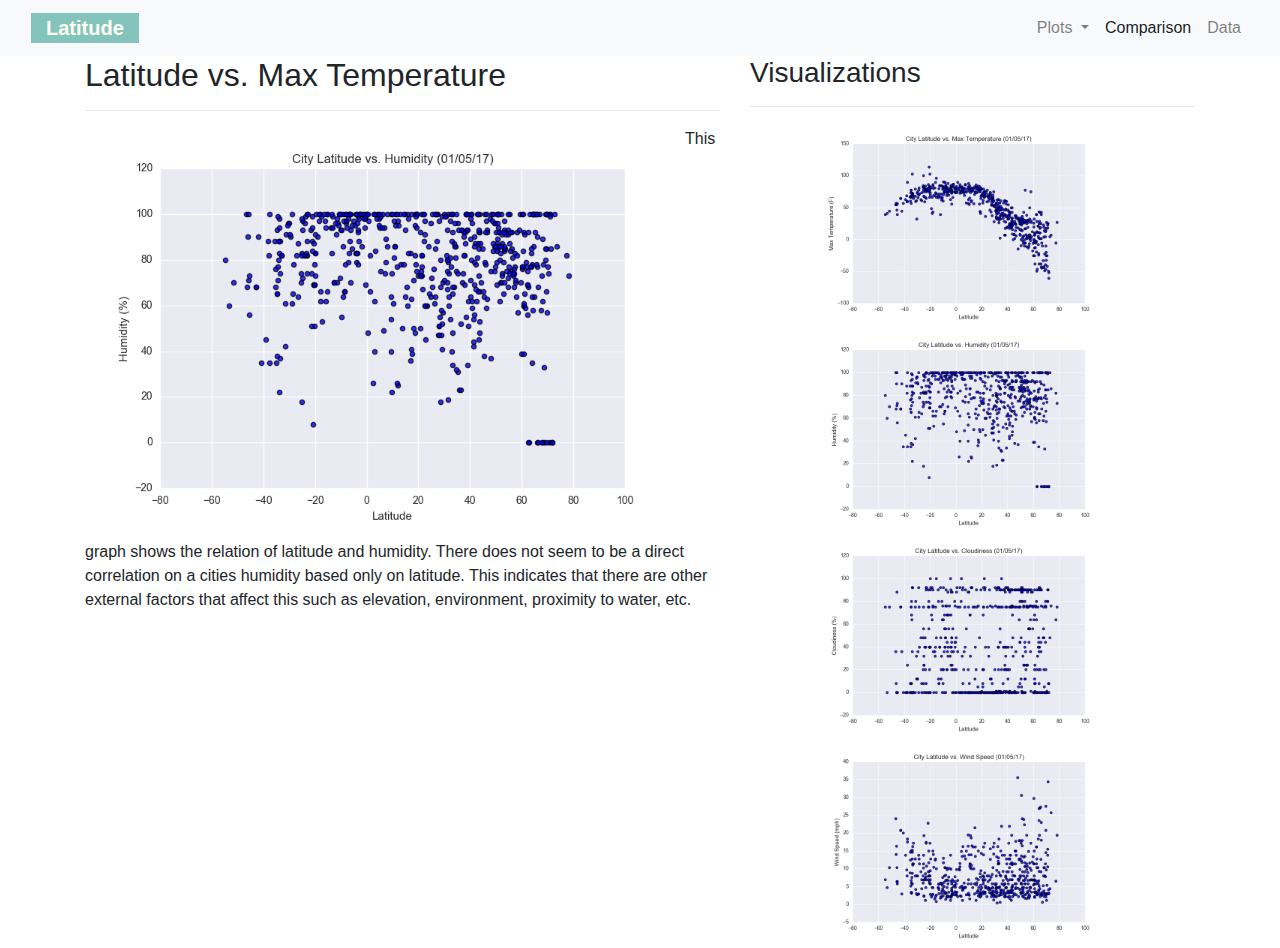
<file: Resources/humidity.html>
<!DOCTYPE html>
<html lang="en">
  <head>
      <meta charset="UTF-8">
      <link rel="stylesheet" href="https://stackpath.bootstrapcdn.com/bootstrap/4.3.1/css/bootstrap.min.css" integrity="sha384-ggOyR0iXCbMQv3Xipma34MD+dH/1fQ784/j6cY/iJTQUOhcWr7x9JvoRxT2MZw1T" crossorigin="anonymous">
      <link rel="stylesheet" href="style.css">
      <title>Weather Analysis</title>
    </head>
<body>

  <script src="https://code.jquery.com/jquery-3.3.1.slim.min.js" integrity="sha384-q8i/X+965DzO0rT7abK41JStQIAqVgRVzpbzo5smXKp4YfRvH+8abtTE1Pi6jizo" crossorigin="anonymous"></script>
  <script src="https://cdnjs.cloudflare.com/ajax/libs/popper.js/1.14.7/umd/popper.min.js" integrity="sha384-UO2eT0CpHqdSJQ6hJty5KVphtPhzWj9WO1clHTMGa3JDZwrnQq4sF86dIHNDz0W1" crossorigin="anonymous"></script>
  <script src="https://stackpath.bootstrapcdn.com/bootstrap/4.3.1/js/bootstrap.min.js" integrity="sha384-JjSmVgyd0p3pXB1rRibZUAYoIIy6OrQ6VrjIEaFf/nJGzIxFDsf4x0xIM+B07jRM" crossorigin="anonymous"></script>
 
  <nav class="navbar navbar-expand-lg navbar-light bg-light">
    <div class="container-fluid" id="navigation">
      <a class="navbar-brand" href="../index.html" id="Latitude">Latitude</a>
      <button class="navbar-toggler" type="button" data-toggle="collapse" data-target="#navbarNavDropdown" aria-controls="navbarNavDropdown" aria-expanded="false" aria-label="Toggle navigation">
        <span class="navbar-toggler-icon"></span>
      </button>
      <div class="collapse navbar-collapse" id="navbarNavDropdown">
        <ul class="navbar-nav ml-auto">
          <li class="nav-item dropdown">
            <a class="nav-link dropdown-toggle" href="#" id="navbarDropdownMenuLink" role="button" data-toggle="dropdown" aria-haspopup="True" aria-expanded="false">
              Plots
            </a>
            <ul class="dropdown-menu" aria-labelledby="navbarDropdownMenuLink">
              <li><a class="dropdown-item" href="temp.html">Temperature</a></li>
              <li><a class="dropdown-item" href="humidity.html">Humidity</a></li>
              <li><a class="dropdown-item" href="cloudiness.html">Cloudiness</a></li>
              <li><a class="dropdown-item" href="wind.html">Wind Speed</a></li>
            </ul>
          </li>
          <li class="nav-item">
            <a class="nav-link active" aria-current="page" href="comparison.html">Comparison</a>
          </li>
          <li class="nav-item">
            <a class="nav-link" href="data.html">Data</a>
          </li>
        </ul>
      </div>
    </div>
  </nav>  

  <div class="container">
      <div class="row">
          <div class="col-lg-7 col-md-12">
              <h2>Latitude vs. Max Temperature</h2>
              <hr>
              <img src="Lat_Humidity.png" alt="Latitude vs. Humidity" class="float-left" id="humidity_img" width="600">
              <p>This graph shows the relation of latitude and humidity. There does not seem to be a direct correlation on a cities humidity
                based only on latitude. This indicates that there are other external factors that affect this such as elevation, environment, proximity to water, etc.
              </p>              
          </div>
          <div class="col-lg-5 col-md-12">
              <h3>Visualizations</h3>
              <hr>
              <div class="container">
                  <div class="row" style="padding-left: 50px;">
                    <div class="col-6 col-md-12">
                        <a href="temp.html"><img src="Lat_Temp.png" alt="Latitude vs. Temperature" id="visualization" width="300"></a>
                    </div>
                    <div class="col-6 col-md-12">
                        <a href="humidity.html"><img src="Lat_Humidity.png" alt="Latitude vs. Humidity" id="visualization" width="300"></a>
                    </div>
                    
                    <div class="col-6 col-md-12">
                        <a href="cloudiness.html"><img src="Lat_Cloudiness.png" alt="Latitude vs. Cloudiness" id="visualization" width="300"></a>
                    </div>
                    <div class="col-6 col-md-12">
                        <a href="wind.html"><img src="Lat_Wind.png" alt="Latitude vs. Wind Speed" id="visualization" width="300"></a>
                    </div>
                </div> 
              </div>
          </div>
      </div>
  </div>





  </body>



</html>
</file>
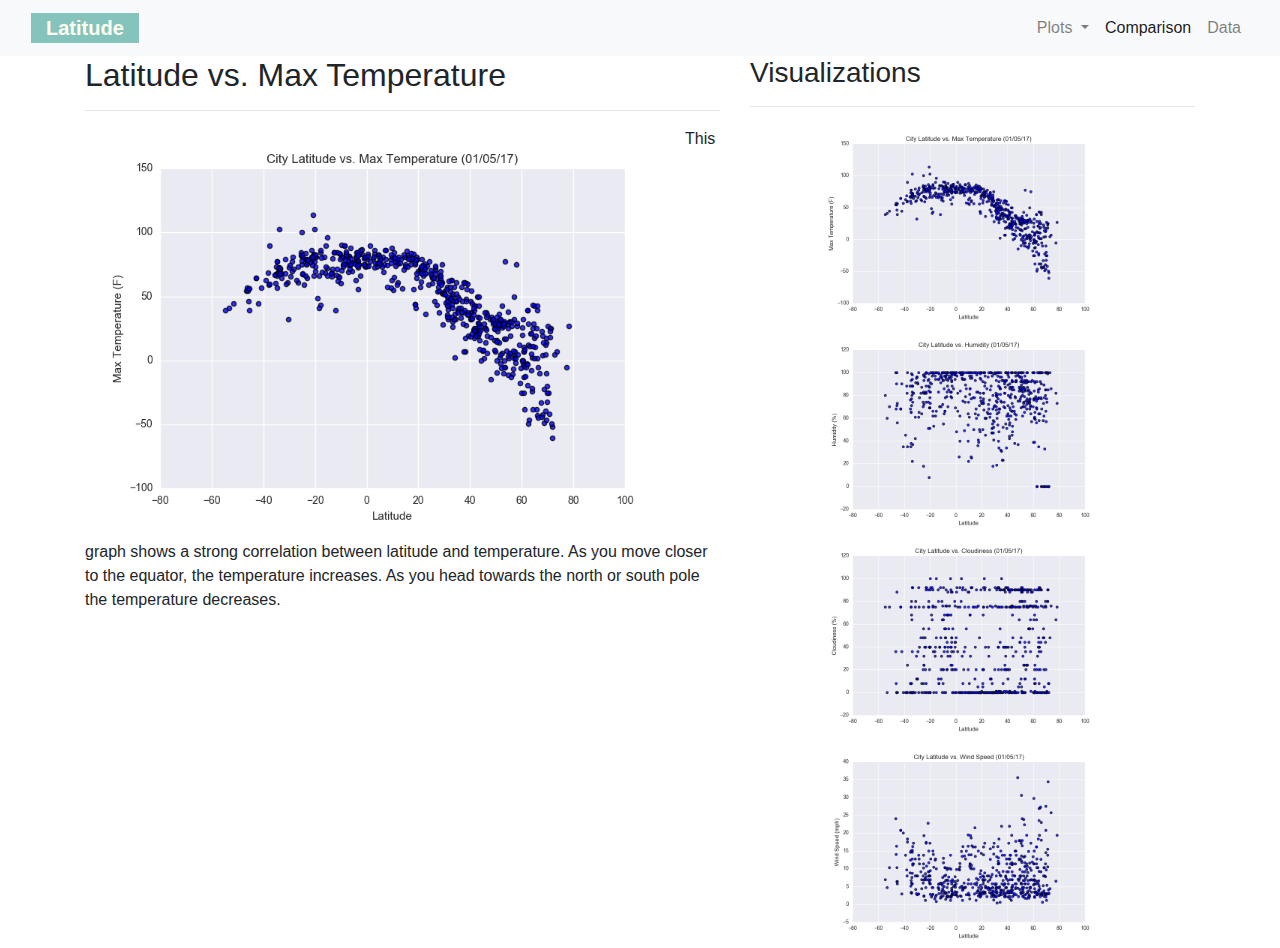
<file: Resources/temp.html>
<!DOCTYPE html>
<html lang="en">
  <head>
      <meta charset="UTF-8">
      <link rel="stylesheet" href="https://stackpath.bootstrapcdn.com/bootstrap/4.3.1/css/bootstrap.min.css" integrity="sha384-ggOyR0iXCbMQv3Xipma34MD+dH/1fQ784/j6cY/iJTQUOhcWr7x9JvoRxT2MZw1T" crossorigin="anonymous">
      <link rel="stylesheet" href="style.css">
      <title>Weather Analysis</title>
    </head>
<body>

  <script src="https://code.jquery.com/jquery-3.3.1.slim.min.js" integrity="sha384-q8i/X+965DzO0rT7abK41JStQIAqVgRVzpbzo5smXKp4YfRvH+8abtTE1Pi6jizo" crossorigin="anonymous"></script>
  <script src="https://cdnjs.cloudflare.com/ajax/libs/popper.js/1.14.7/umd/popper.min.js" integrity="sha384-UO2eT0CpHqdSJQ6hJty5KVphtPhzWj9WO1clHTMGa3JDZwrnQq4sF86dIHNDz0W1" crossorigin="anonymous"></script>
  <script src="https://stackpath.bootstrapcdn.com/bootstrap/4.3.1/js/bootstrap.min.js" integrity="sha384-JjSmVgyd0p3pXB1rRibZUAYoIIy6OrQ6VrjIEaFf/nJGzIxFDsf4x0xIM+B07jRM" crossorigin="anonymous"></script>
 
  <nav class="navbar navbar-expand-lg navbar-light bg-light">
    <div class="container-fluid" id="navigation">
      <a class="navbar-brand" href="../index.html" id="Latitude">Latitude</a>
      <button class="navbar-toggler" type="button" data-toggle="collapse" data-target="#navbarNavDropdown" aria-controls="navbarNavDropdown" aria-expanded="false" aria-label="Toggle navigation">
        <span class="navbar-toggler-icon"></span>
      </button>
      <div class="collapse navbar-collapse" id="navbarNavDropdown">
        <ul class="navbar-nav ml-auto">
          <li class="nav-item dropdown">
            <a class="nav-link dropdown-toggle" href="#" id="navbarDropdownMenuLink" role="button" data-toggle="dropdown" aria-haspopup="True" aria-expanded="false">
              Plots
            </a>
            <ul class="dropdown-menu" aria-labelledby="navbarDropdownMenuLink">
              <li><a class="dropdown-item" href="temp.html">Temperature</a></li>
              <li><a class="dropdown-item" href="humidity.html">Humidity</a></li>
              <li><a class="dropdown-item" href="cloudiness.html">Cloudiness</a></li>
              <li><a class="dropdown-item" href="wind.html">Wind Speed</a></li>
            </ul>
          </li>
          <li class="nav-item">
            <a class="nav-link active" aria-current="page" href="comparison.html">Comparison</a>
          </li>
          <li class="nav-item">
            <a class="nav-link" href="data.html">Data</a>
          </li>
        </ul>
      </div>
    </div>
  </nav>  

  <div class="container">
      <div class="row">
          <div class="col-lg-7 col-md-12">
              <h2>Latitude vs. Max Temperature</h2>
              <hr>
              <img src="Lat_Temp.png" alt="Latitude vs. Temperature" class="float-left" id="temp_img" width="600">
              <p>This graph shows a strong correlation between latitude and temperature. As you move closer to 
                the equator, the temperature increases. As you head towards the north or south pole the temperature decreases. 
              </p>
          </div>
          <div class="col-lg-5 col-md-12">
              <h3>Visualizations</h3>
              <hr>
              <div class="container">
                  <div class="row" style="padding-left: 50px;">
                    <div class="col-6 col-md-12">
                        <a href="temp.html"><img src="Lat_Temp.png" alt="Latitude vs. Temperature" id="visualization" width="300"></a>
                    </div>
                    <div class="col-6 col-md-12">
                        <a href="humidity.html"><img src="Lat_Humidity.png" alt="Latitude vs. Humidity" id="visualization" width="300"></a>
                    </div>
                    
                    <div class="col-6 col-md-12">
                        <a href="cloudiness.html"><img src="Lat_Cloudiness.png" alt="Latitude vs. Cloudiness" id="visualization" width="300"></a>
                    </div>
                    <div class="col-6 col-md-12">
                        <a href="wind.html"><img src="Lat_Wind.png" alt="Latitude vs. Wind Speed" id="visualization" width="300"></a>
                    </div>
                </div> 
              </div>
          </div>
      </div>
  </div>





  </body>



</html>
</file>
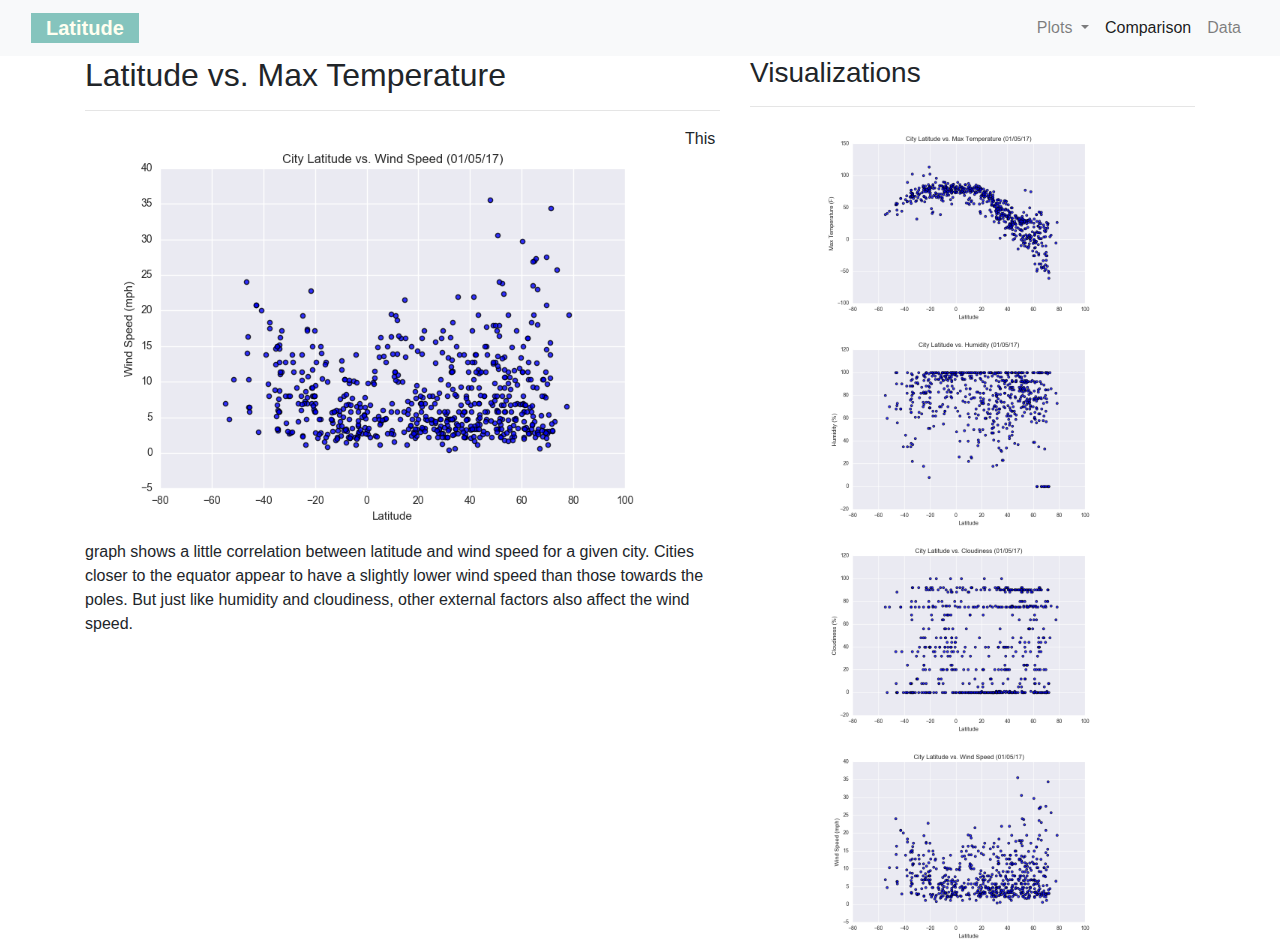
<file: Resources/wind.html>
<!DOCTYPE html>
<html lang="en">
  <head>
      <meta charset="UTF-8">
      <link rel="stylesheet" href="https://stackpath.bootstrapcdn.com/bootstrap/4.3.1/css/bootstrap.min.css" integrity="sha384-ggOyR0iXCbMQv3Xipma34MD+dH/1fQ784/j6cY/iJTQUOhcWr7x9JvoRxT2MZw1T" crossorigin="anonymous">
      <link rel="stylesheet" href="style.css">
      <title>Weather Analysis</title>
    </head>
<body>

  <script src="https://code.jquery.com/jquery-3.3.1.slim.min.js" integrity="sha384-q8i/X+965DzO0rT7abK41JStQIAqVgRVzpbzo5smXKp4YfRvH+8abtTE1Pi6jizo" crossorigin="anonymous"></script>
  <script src="https://cdnjs.cloudflare.com/ajax/libs/popper.js/1.14.7/umd/popper.min.js" integrity="sha384-UO2eT0CpHqdSJQ6hJty5KVphtPhzWj9WO1clHTMGa3JDZwrnQq4sF86dIHNDz0W1" crossorigin="anonymous"></script>
  <script src="https://stackpath.bootstrapcdn.com/bootstrap/4.3.1/js/bootstrap.min.js" integrity="sha384-JjSmVgyd0p3pXB1rRibZUAYoIIy6OrQ6VrjIEaFf/nJGzIxFDsf4x0xIM+B07jRM" crossorigin="anonymous"></script>
 
  <nav class="navbar navbar-expand-lg navbar-light bg-light">
    <div class="container-fluid" id="navigation">
      <a class="navbar-brand" href="../index.html" id="Latitude">Latitude</a>
      <button class="navbar-toggler" type="button" data-toggle="collapse" data-target="#navbarNavDropdown" aria-controls="navbarNavDropdown" aria-expanded="false" aria-label="Toggle navigation">
        <span class="navbar-toggler-icon"></span>
      </button>
      <div class="collapse navbar-collapse" id="navbarNavDropdown">
        <ul class="navbar-nav ml-auto">
          <li class="nav-item dropdown">
            <a class="nav-link dropdown-toggle" href="#" id="navbarDropdownMenuLink" role="button" data-toggle="dropdown" aria-haspopup="True" aria-expanded="false">
              Plots
            </a>
            <ul class="dropdown-menu" aria-labelledby="navbarDropdownMenuLink">
              <li><a class="dropdown-item" href="temp.html">Temperature</a></li>
              <li><a class="dropdown-item" href="humidity.html">Humidity</a></li>
              <li><a class="dropdown-item" href="cloudiness.html">Cloudiness</a></li>
              <li><a class="dropdown-item" href="wind.html">Wind Speed</a></li>
            </ul>
          </li>
          <li class="nav-item">
            <a class="nav-link active" aria-current="page" href="comparison.html">Comparison</a>
          </li>
          <li class="nav-item">
            <a class="nav-link" href="data.html">Data</a>
          </li>
        </ul>
      </div>
    </div>
  </nav>  

  <div class="container">
      <div class="row">
          <div class="col-lg-7 col-md-12">
              <h2>Latitude vs. Max Temperature</h2>
              <hr>
              <img src="Lat_Wind.png" alt="Latitude vs. Wind Speed" class="float-left" id="humidity_img" width="600">
              <p>This graph shows a little correlation between latitude and wind speed for a given city. Cities closer to the equator
                 appear to have a slightly lower wind speed than those towards the poles. But just like humidity and cloudiness, other external factors also affect the wind speed.
              </p>              
          </div>
          <div class="col-lg-5 col-md-12">
              <h3>Visualizations</h3>
              <hr>
              <div class="container">
                  <div class="row" style="padding-left: 50px;">
                    <div class="col-6 col-md-12">
                        <a href="temp.html"><img src="Lat_Temp.png" alt="Latitude vs. Temperature" id="visualization" width="300"></a>
                    </div>
                    <div class="col-6 col-md-12">
                        <a href="humidity.html"><img src="Lat_Humidity.png" alt="Latitude vs. Humidity" id="visualization" width="300"></a>
                    </div>
                    
                    <div class="col-6 col-md-12">
                        <a href="cloudiness.html"><img src="Lat_Cloudiness.png" alt="Latitude vs. Cloudiness" id="visualization" width="300"></a>
                    </div>
                    <div class="col-6 col-md-12">
                        <a href="wind.html"><img src="Lat_Wind.png" alt="Latitude vs. Wind Speed" id="visualization" width="300"></a>
                    </div>
                </div> 
              </div>
          </div>
      </div>
  </div>





  </body>



</html>
</file>
<file: Resources/style.css>
.navbar-brand{
    background-color: rgb(133, 196, 189);
    padding: inherit;
    font-weight: bold;
}

#Latitude{
    color: ivory;
}




@media(max-width: 992px) {
    #navigation{
        background-color: rgb(133, 196, 189);
    }
}
</file>
